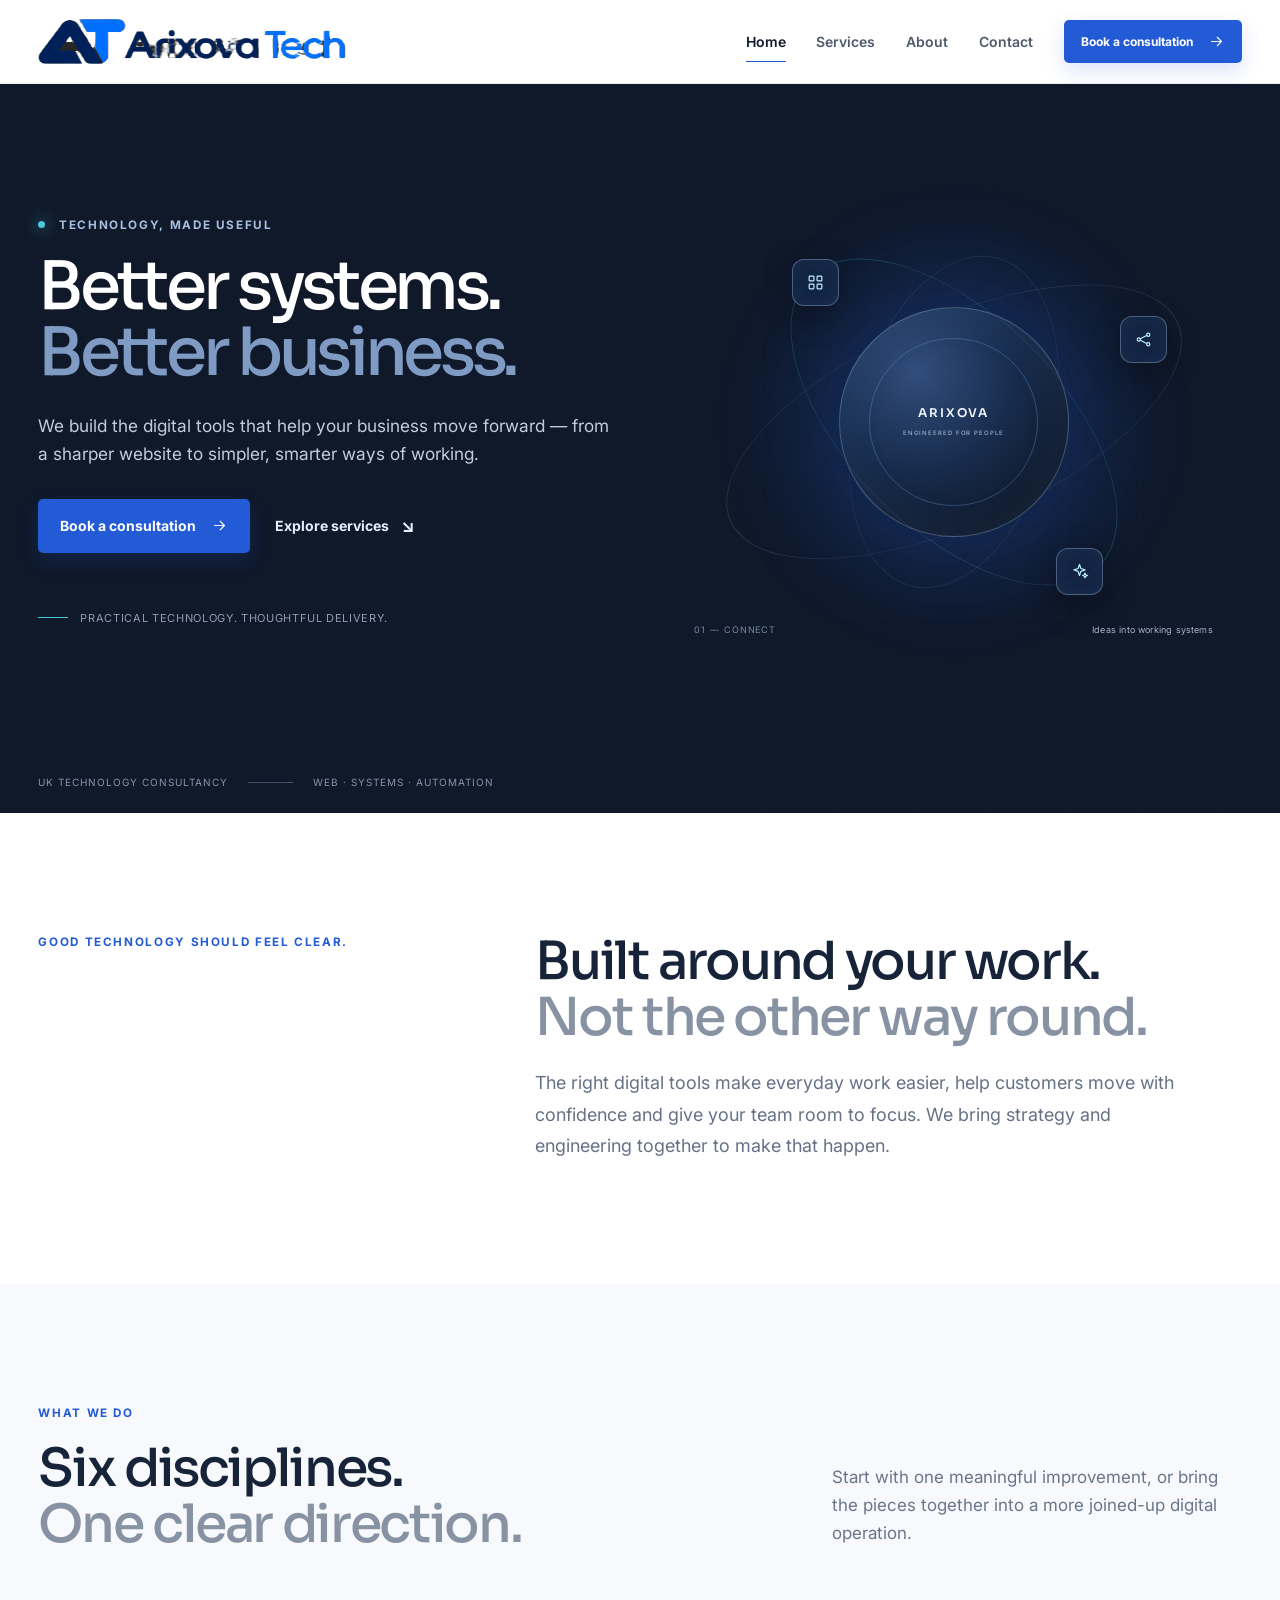
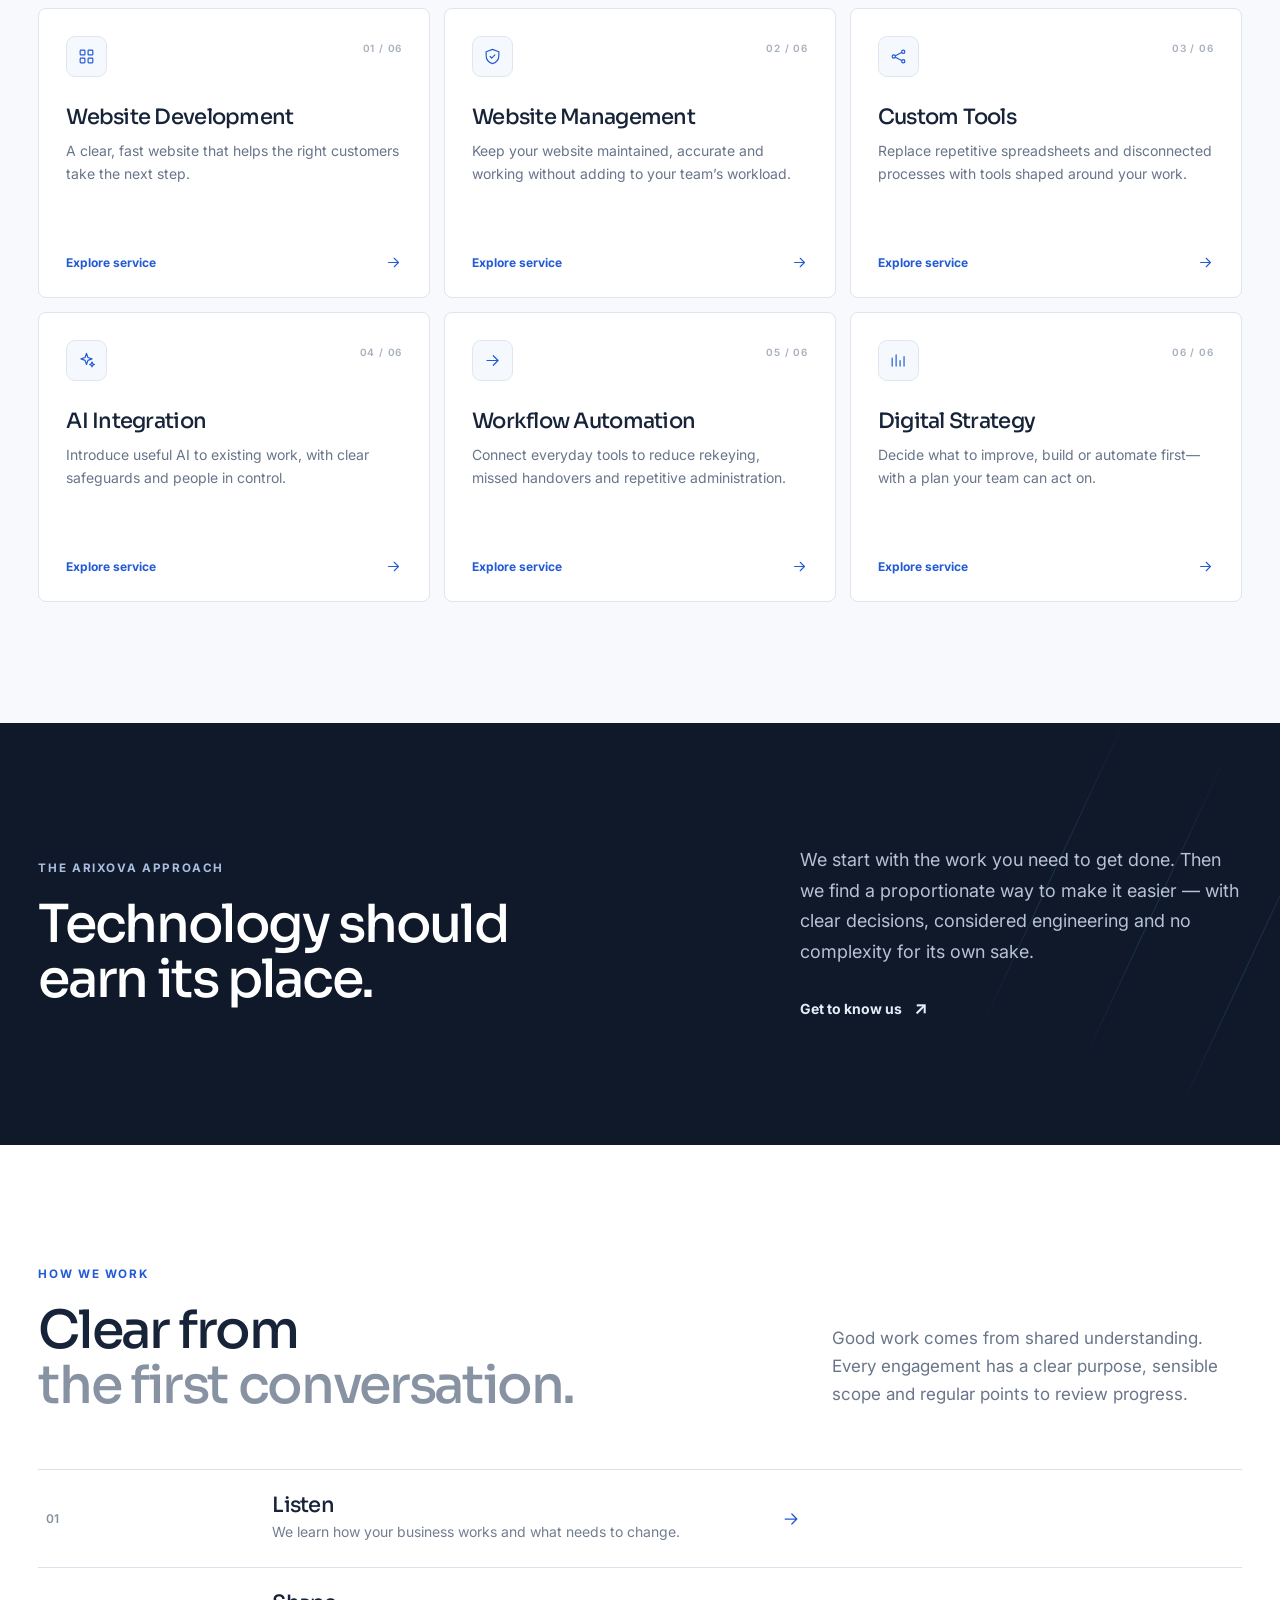
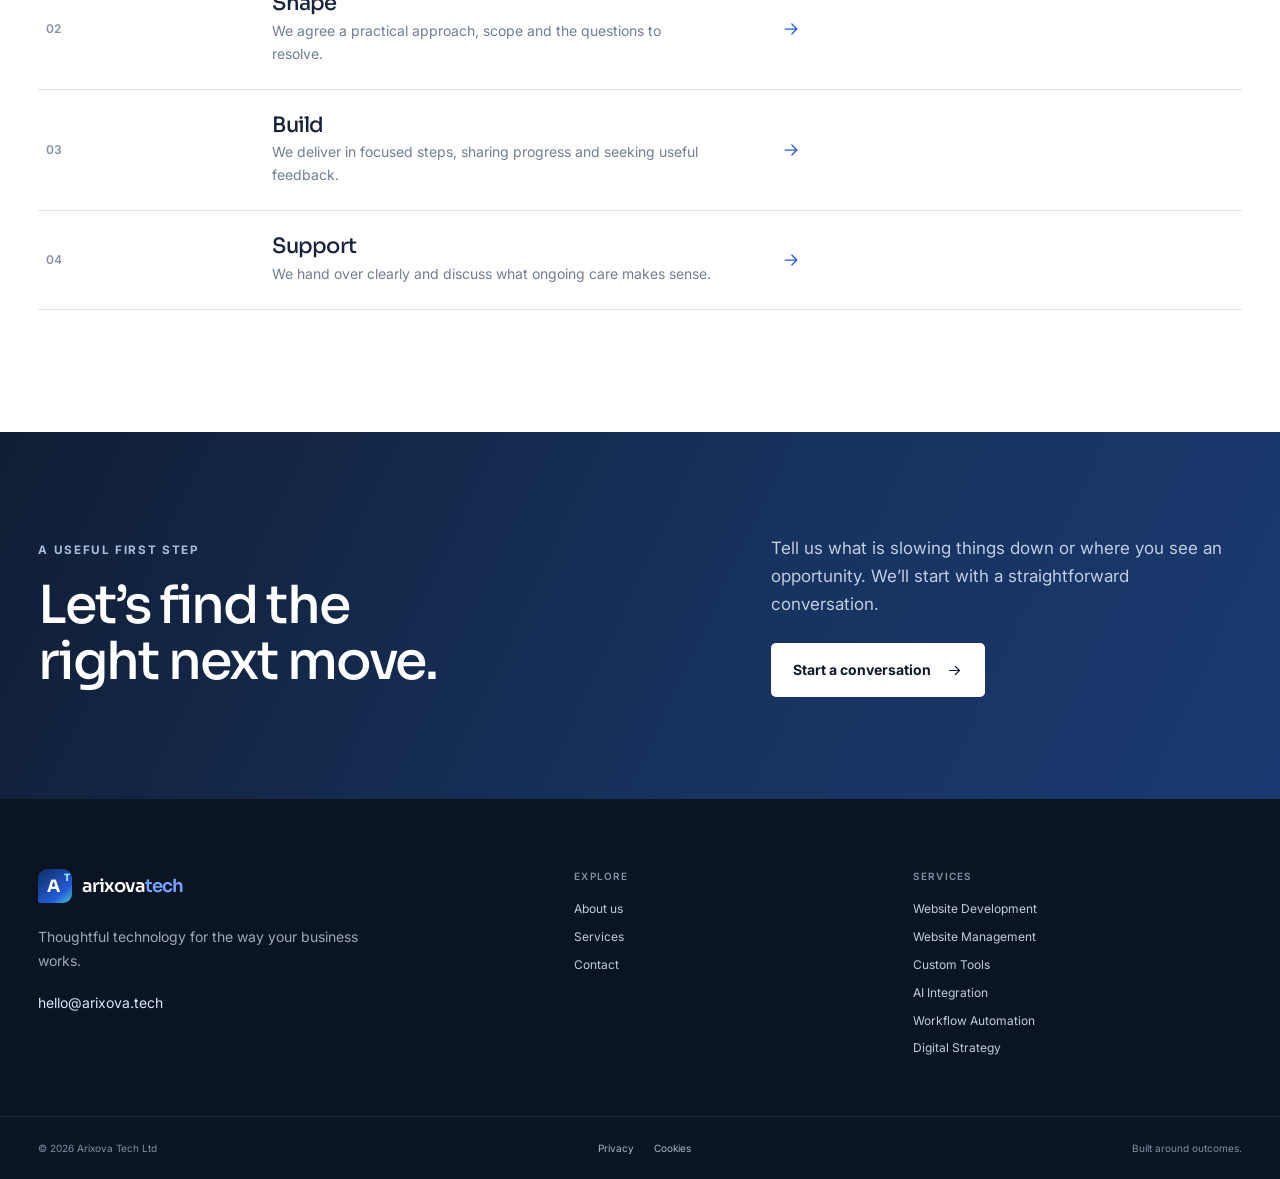
<file: index.html>
<!doctype html>
<html lang="en-GB">
<head>
  <meta charset="utf-8">
  <meta name="viewport" content="width=device-width, initial-scale=1">
  <meta name="theme-color" content="#0f192a">
  <meta name="description" content="A UK technology consultancy building thoughtful websites, digital tools and practical automation around business outcomes.">
  <meta property="og:type" content="website">
  <meta property="og:title" content="Arixova Tech | Technology that moves business forward">
  <meta property="og:description" content="A UK technology consultancy building thoughtful websites, digital tools and practical automation around business outcomes.">
  <title>Arixova Tech | Technology that moves business forward</title>
  <link rel="preconnect" href="https://fonts.googleapis.com">
  <link rel="preconnect" href="https://fonts.gstatic.com" crossorigin>
  <link href="https://fonts.googleapis.com/css2?family=Inter:wght@400;500;600;700&family=Sora:wght@400;500;600;700&display=swap" rel="stylesheet">
  <link rel="stylesheet" href="/site.css?v=2">
</head>
<body>

    <a class="skip-link" href="#main">Skip to content</a>
    <header class="site-header">
      <div class="container header-inner">
        <a class="brand brand-wordmark" href="/" aria-label="Arixova Tech home"><img src="/assets/arixova-logo.png?v=2" alt="Arixova Tech"></a>
        <button class="menu-toggle" type="button" aria-expanded="false" aria-controls="primary-navigation">
          <span class="sr-only">Open navigation</span><span class="menu-lines"></span>
        </button>
        <nav class="primary-nav" id="primary-navigation" aria-label="Main navigation">
          <a class="nav-link is-current" href="/">Home</a>
          <div class="nav-group">
            <a class="nav-link " href="/services/">Services</a>
            <div class="nav-dropdown"><a href="/services/web-development/">Website Development</a><a href="/services/website-management/">Website Management</a><a href="/services/custom-tools/">Custom Tools</a><a href="/services/ai-integration/">AI Integration</a><a href="/services/workflow-automation/">Workflow Automation</a><a href="/services/digital-strategy/">Digital Strategy</a></div>
          </div>
          <a class="nav-link " href="/about/">About</a>
          <a class="nav-link " href="/contact/">Contact</a>
          <a class="button button-small button-blue nav-cta" href="/contact/">Book a consultation <svg viewBox="0 0 24 24" aria-hidden="true" fill="none" stroke="currentColor" stroke-width="1.5" stroke-linecap="round" stroke-linejoin="round"><path d="M5 12h14M13 6l6 6-6 6"/></svg></a>
        </nav>
      </div>
    </header>
<main id="main">
    <section class="hero">
      <div class="hero-grid" aria-hidden="true"></div>
      <div class="container hero-layout">
        <div class="hero-copy">
          <p class="eyebrow eyebrow-light"><span class="eyebrow-dot"></span> Technology, made useful</p>
          <h1>Better systems.<br><span>Better business.</span></h1>
          <p class="hero-intro">We build the digital tools that help your business move forward — from a sharper website to simpler, smarter ways of working.</p>
          <div class="hero-actions"><a class="button button-blue" href="/contact/">Book a consultation <svg viewBox="0 0 24 24" aria-hidden="true" fill="none" stroke="currentColor" stroke-width="1.5" stroke-linecap="round" stroke-linejoin="round"><path d="M5 12h14M13 6l6 6-6 6"/></svg></a><a class="text-link text-link-light" href="/services/">Explore services <span>↘</span></a></div>
          <div class="hero-note"><span class="note-line"></span><span>Practical technology. Thoughtful delivery.</span></div>
        </div>
        <div class="hero-art" aria-label="Abstract illustration of connected digital systems">
          <div class="art-glow"></div><div class="art-orbit orbit-one"></div><div class="art-orbit orbit-two"></div><div class="art-orbit orbit-three"></div>
          <div class="art-core"><div class="core-cross"></div><div class="core-ring"></div><span class="core-label">ARIXOVA<br><small>ENGINEERED FOR PEOPLE</small></span></div>
          <div class="orbit-node node-a"><svg viewBox="0 0 24 24" aria-hidden="true" fill="none" stroke="currentColor" stroke-width="1.5" stroke-linecap="round" stroke-linejoin="round"><rect x="4" y="4" width="6" height="6" rx="1"/><rect x="14" y="4" width="6" height="6" rx="1"/><rect x="4" y="14" width="6" height="6" rx="1"/><rect x="14" y="14" width="6" height="6" rx="1"/></svg></div><div class="orbit-node node-b"><svg viewBox="0 0 24 24" aria-hidden="true" fill="none" stroke="currentColor" stroke-width="1.5" stroke-linecap="round" stroke-linejoin="round"><circle cx="6" cy="12" r="2"/><circle cx="18" cy="6" r="2"/><circle cx="18" cy="18" r="2"/><path d="m8 11 8-4M8 13l8 4"/></svg></div><div class="orbit-node node-c"><svg viewBox="0 0 24 24" aria-hidden="true" fill="none" stroke="currentColor" stroke-width="1.5" stroke-linecap="round" stroke-linejoin="round"><path d="m12 3 1.8 5.2L19 10l-5.2 1.8L12 17l-1.8-5.2L5 10l5.2-1.8L12 3Z"/><path d="m19 14 .9 2.1L22 17l-2.1.9L19 20l-.9-2.1L16 17l2.1-.9L19 14Z"/></svg></div>
          <div class="art-caption"><span>01 — CONNECT</span><span>Ideas into working systems</span></div>
        </div>
      </div>
      <div class="container hero-bottom"><span>UK technology consultancy</span><span class="bottom-rule"></span><span>Web · Systems · Automation</span></div>
    </section>
    <section class="intro-section section-pad">
      <div class="container intro-layout reveal">
        <p class="eyebrow">Good technology should feel clear.</p>
        <div><h2>Built around your work.<br><span class="text-muted">Not the other way round.</span></h2><p class="intro-text">The right digital tools make everyday work easier, help customers move with confidence and give your team room to focus. We bring strategy and engineering together to make that happen.</p></div>
      </div>
    </section>
    <section class="services-section section-pad" id="services">
      <div class="container">
        <div class="section-heading reveal"><div><p class="eyebrow">What we do</p><h2>Six disciplines.<br><span class="text-muted">One clear direction.</span></h2></div><p>Start with one meaningful improvement, or bring the pieces together into a more joined-up digital operation.</p></div>
        <div class="service-grid">
    <a class="service-card reveal" href="/services/web-development/">
      <span class="card-icon"><svg viewBox="0 0 24 24" aria-hidden="true" fill="none" stroke="currentColor" stroke-width="1.5" stroke-linecap="round" stroke-linejoin="round"><rect x="4" y="4" width="6" height="6" rx="1"/><rect x="14" y="4" width="6" height="6" rx="1"/><rect x="4" y="14" width="6" height="6" rx="1"/><rect x="14" y="14" width="6" height="6" rx="1"/></svg></span>
      <span class="card-index">01 / 06</span>
      <h3>Website Development</h3>
      <p>A clear, fast website that helps the right customers take the next step.</p>
      <span class="card-link">Explore service <svg viewBox="0 0 24 24" aria-hidden="true" fill="none" stroke="currentColor" stroke-width="1.5" stroke-linecap="round" stroke-linejoin="round"><path d="M5 12h14M13 6l6 6-6 6"/></svg></span>
    </a>
    <a class="service-card reveal" href="/services/website-management/">
      <span class="card-icon"><svg viewBox="0 0 24 24" aria-hidden="true" fill="none" stroke="currentColor" stroke-width="1.5" stroke-linecap="round" stroke-linejoin="round"><path d="M12 3 20 6v5c0 5-3.4 8.5-8 10-4.6-1.5-8-5-8-10V6l8-3Z"/><path d="m9 12 2 2 4-4"/></svg></span>
      <span class="card-index">02 / 06</span>
      <h3>Website Management</h3>
      <p>Keep your website maintained, accurate and working without adding to your team’s workload.</p>
      <span class="card-link">Explore service <svg viewBox="0 0 24 24" aria-hidden="true" fill="none" stroke="currentColor" stroke-width="1.5" stroke-linecap="round" stroke-linejoin="round"><path d="M5 12h14M13 6l6 6-6 6"/></svg></span>
    </a>
    <a class="service-card reveal" href="/services/custom-tools/">
      <span class="card-icon"><svg viewBox="0 0 24 24" aria-hidden="true" fill="none" stroke="currentColor" stroke-width="1.5" stroke-linecap="round" stroke-linejoin="round"><circle cx="6" cy="12" r="2"/><circle cx="18" cy="6" r="2"/><circle cx="18" cy="18" r="2"/><path d="m8 11 8-4M8 13l8 4"/></svg></span>
      <span class="card-index">03 / 06</span>
      <h3>Custom Tools</h3>
      <p>Replace repetitive spreadsheets and disconnected processes with tools shaped around your work.</p>
      <span class="card-link">Explore service <svg viewBox="0 0 24 24" aria-hidden="true" fill="none" stroke="currentColor" stroke-width="1.5" stroke-linecap="round" stroke-linejoin="round"><path d="M5 12h14M13 6l6 6-6 6"/></svg></span>
    </a>
    <a class="service-card reveal" href="/services/ai-integration/">
      <span class="card-icon"><svg viewBox="0 0 24 24" aria-hidden="true" fill="none" stroke="currentColor" stroke-width="1.5" stroke-linecap="round" stroke-linejoin="round"><path d="m12 3 1.8 5.2L19 10l-5.2 1.8L12 17l-1.8-5.2L5 10l5.2-1.8L12 3Z"/><path d="m19 14 .9 2.1L22 17l-2.1.9L19 20l-.9-2.1L16 17l2.1-.9L19 14Z"/></svg></span>
      <span class="card-index">04 / 06</span>
      <h3>AI Integration</h3>
      <p>Introduce useful AI to existing work, with clear safeguards and people in control.</p>
      <span class="card-link">Explore service <svg viewBox="0 0 24 24" aria-hidden="true" fill="none" stroke="currentColor" stroke-width="1.5" stroke-linecap="round" stroke-linejoin="round"><path d="M5 12h14M13 6l6 6-6 6"/></svg></span>
    </a>
    <a class="service-card reveal" href="/services/workflow-automation/">
      <span class="card-icon"><svg viewBox="0 0 24 24" aria-hidden="true" fill="none" stroke="currentColor" stroke-width="1.5" stroke-linecap="round" stroke-linejoin="round"><path d="M5 12h14M13 6l6 6-6 6"/></svg></span>
      <span class="card-index">05 / 06</span>
      <h3>Workflow Automation</h3>
      <p>Connect everyday tools to reduce rekeying, missed handovers and repetitive administration.</p>
      <span class="card-link">Explore service <svg viewBox="0 0 24 24" aria-hidden="true" fill="none" stroke="currentColor" stroke-width="1.5" stroke-linecap="round" stroke-linejoin="round"><path d="M5 12h14M13 6l6 6-6 6"/></svg></span>
    </a>
    <a class="service-card reveal" href="/services/digital-strategy/">
      <span class="card-icon"><svg viewBox="0 0 24 24" aria-hidden="true" fill="none" stroke="currentColor" stroke-width="1.5" stroke-linecap="round" stroke-linejoin="round"><path d="M4 19V9m5 10V5m5 14v-7m5 7V7"/></svg></span>
      <span class="card-index">06 / 06</span>
      <h3>Digital Strategy</h3>
      <p>Decide what to improve, build or automate first—with a plan your team can act on.</p>
      <span class="card-link">Explore service <svg viewBox="0 0 24 24" aria-hidden="true" fill="none" stroke="currentColor" stroke-width="1.5" stroke-linecap="round" stroke-linejoin="round"><path d="M5 12h14M13 6l6 6-6 6"/></svg></span>
    </a></div>
      </div>
    </section>
    <section class="manifesto section-pad">
      <div class="container manifesto-layout reveal"><div><p class="eyebrow eyebrow-light">The Arixova approach</p><h2>Technology should<br>earn its place.</h2></div><div class="manifesto-copy"><p>We start with the work you need to get done. Then we find a proportionate way to make it easier — with clear decisions, considered engineering and no complexity for its own sake.</p><a class="text-link text-link-light" href="/about/">Get to know us <span>↗</span></a></div><div class="manifesto-lines" aria-hidden="true"><i></i><i></i><i></i><i></i></div></div>
    </section>
    <section class="process-section section-pad">
      <div class="container"><div class="section-heading reveal"><div><p class="eyebrow">How we work</p><h2>Clear from<br><span class="text-muted">the first conversation.</span></h2></div><p>Good work comes from shared understanding. Every engagement has a clear purpose, sensible scope and regular points to review progress.</p></div>
      <ol class="process-list">
        <li class="reveal"><span>01</span><div><h3>Listen</h3><p>We learn how your business works and what needs to change.</p></div><svg viewBox="0 0 24 24" aria-hidden="true" fill="none" stroke="currentColor" stroke-width="1.5" stroke-linecap="round" stroke-linejoin="round"><path d="M5 12h14M13 6l6 6-6 6"/></svg></li>
        <li class="reveal"><span>02</span><div><h3>Shape</h3><p>We agree a practical approach, scope and the questions to resolve.</p></div><svg viewBox="0 0 24 24" aria-hidden="true" fill="none" stroke="currentColor" stroke-width="1.5" stroke-linecap="round" stroke-linejoin="round"><path d="M5 12h14M13 6l6 6-6 6"/></svg></li>
        <li class="reveal"><span>03</span><div><h3>Build</h3><p>We deliver in focused steps, sharing progress and seeking useful feedback.</p></div><svg viewBox="0 0 24 24" aria-hidden="true" fill="none" stroke="currentColor" stroke-width="1.5" stroke-linecap="round" stroke-linejoin="round"><path d="M5 12h14M13 6l6 6-6 6"/></svg></li>
        <li class="reveal"><span>04</span><div><h3>Support</h3><p>We hand over clearly and discuss what ongoing care makes sense.</p></div><svg viewBox="0 0 24 24" aria-hidden="true" fill="none" stroke="currentColor" stroke-width="1.5" stroke-linecap="round" stroke-linejoin="round"><path d="M5 12h14M13 6l6 6-6 6"/></svg></li>
      </ol></div>
    </section>
    <section class="cta-band"><div class="container cta-layout reveal"><div><p class="eyebrow eyebrow-light">A useful first step</p><h2>Let’s find the<br>right next move.</h2></div><div><p>Tell us what is slowing things down or where you see an opportunity. We’ll start with a straightforward conversation.</p><a class="button button-light" href="/contact/">Start a conversation <svg viewBox="0 0 24 24" aria-hidden="true" fill="none" stroke="currentColor" stroke-width="1.5" stroke-linecap="round" stroke-linejoin="round"><path d="M5 12h14M13 6l6 6-6 6"/></svg></a></div></div></section></main>

    <footer class="site-footer">
      <div class="container footer-main">
        <div class="footer-brand">
          <a class="brand brand-light" href="/" aria-label="Arixova Tech home"><span class="brand-mark"><span>A</span><i>T</i></span><span class="brand-name">arixova<span>tech</span></span></a>
          <p>Thoughtful technology for the way your business works.</p>
          <a class="footer-email" href="mailto:hello@arixova.tech">hello@arixova.tech</a>
        </div>
        <div class="footer-links"><h2>Explore</h2><a href="/about/">About us</a><a href="/services/">Services</a><a href="/contact/">Contact</a></div>
        <div class="footer-links"><h2>Services</h2><a href="/services/web-development/">Website Development</a><a href="/services/website-management/">Website Management</a><a href="/services/custom-tools/">Custom Tools</a><a href="/services/ai-integration/">AI Integration</a><a href="/services/workflow-automation/">Workflow Automation</a><a href="/services/digital-strategy/">Digital Strategy</a></div>
      </div>
      <div class="container footer-bottom"><span>© <span data-year>2026</span> Arixova Tech Ltd</span><div><a href="/privacy/">Privacy</a><a href="/cookies/">Cookies</a></div><span>Built around outcomes.</span></div>
    </footer>
    <script src="/site.js" defer></script>
</body>
</html>
</file>
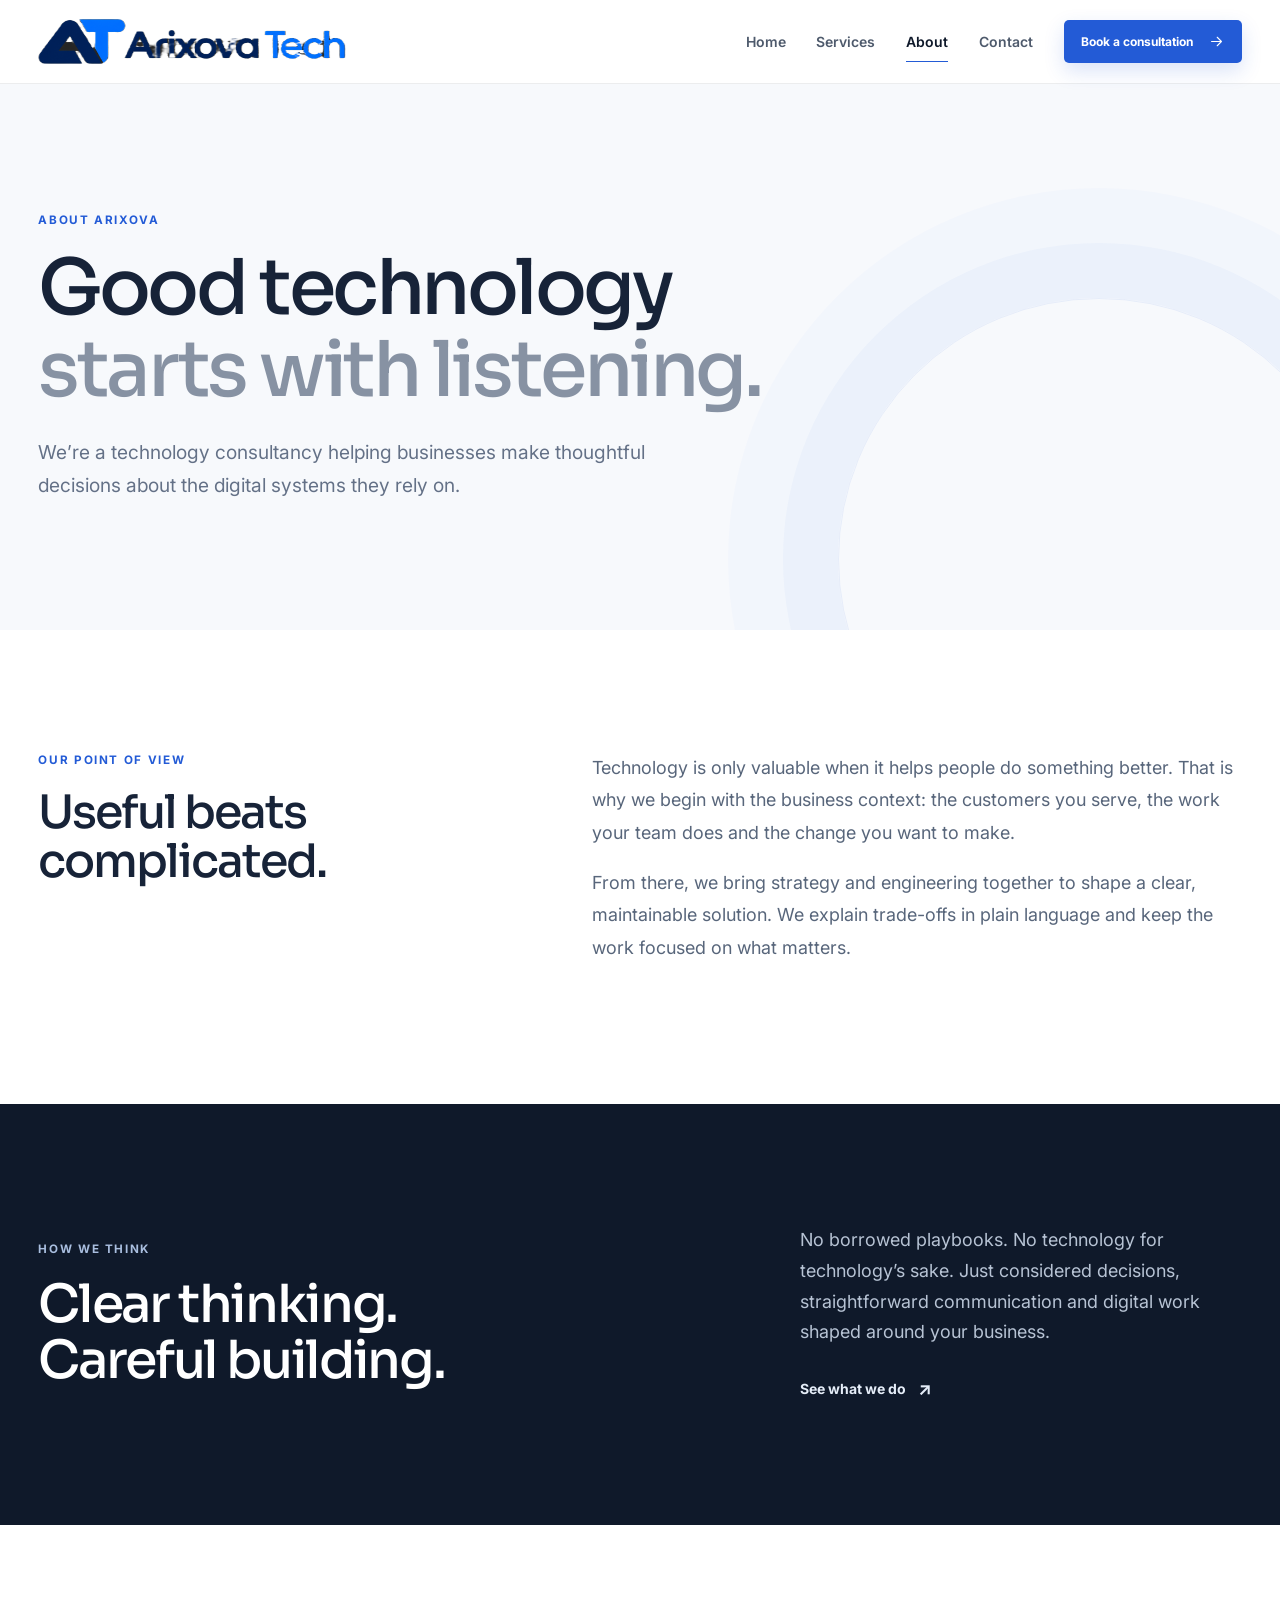
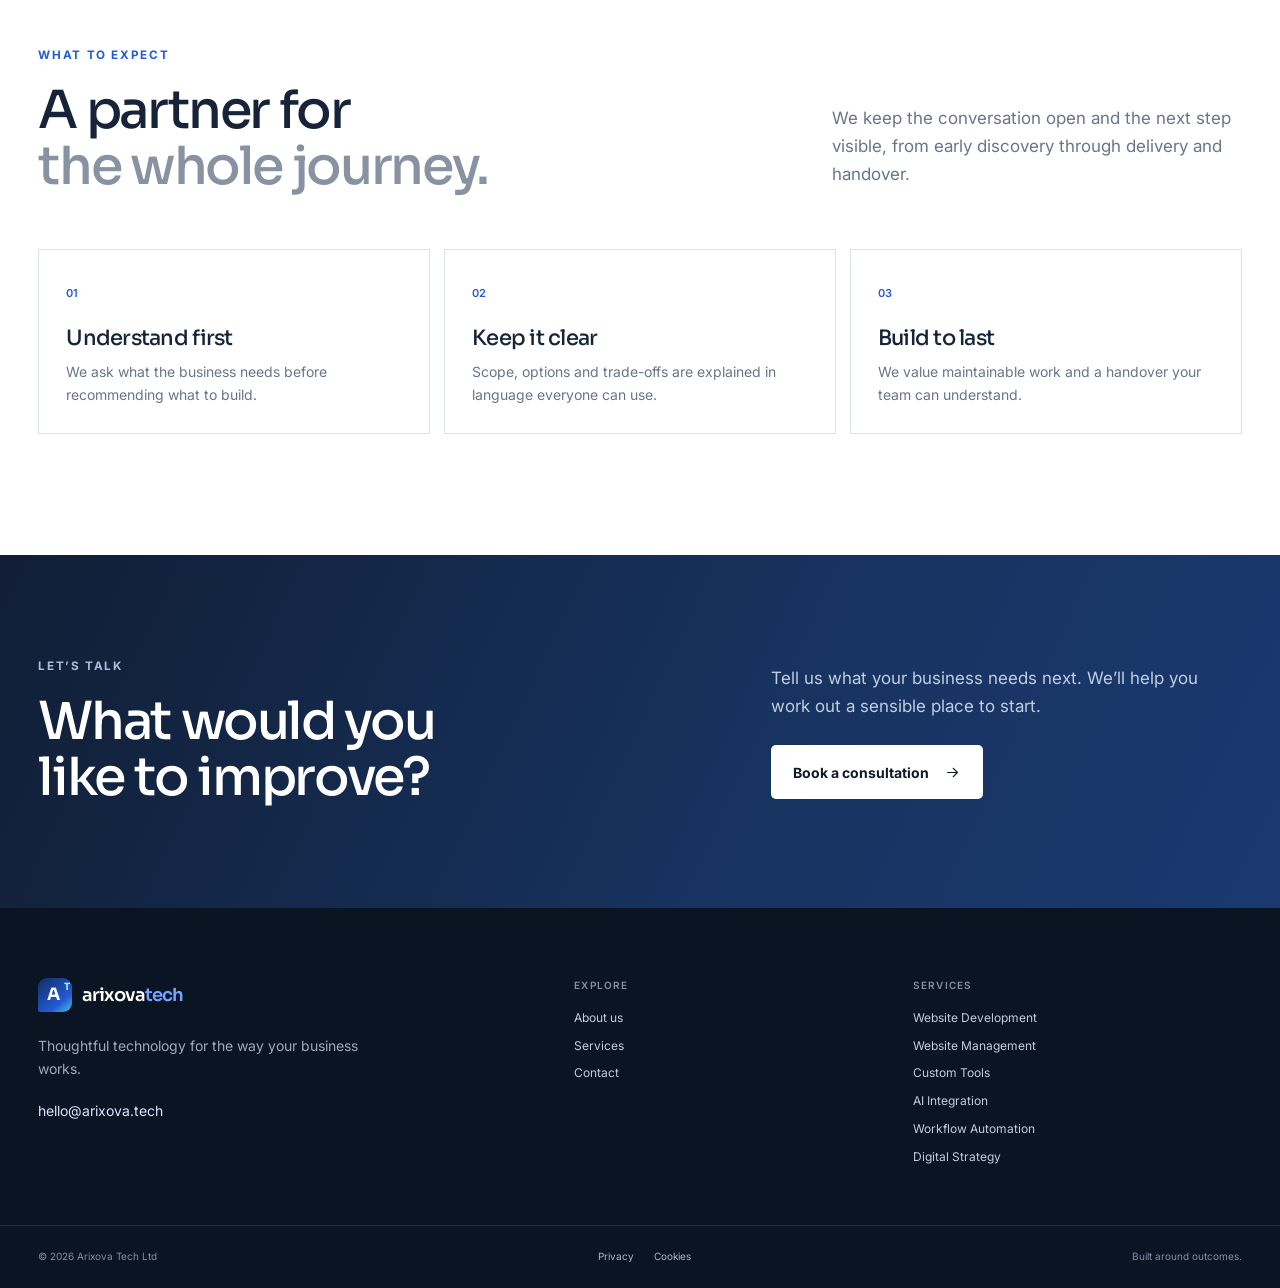
<file: about/index.html>
<!doctype html>
<html lang="en-GB">
<head>
  <meta charset="utf-8">
  <meta name="viewport" content="width=device-width, initial-scale=1">
  <meta name="theme-color" content="#0f192a">
  <meta name="description" content="Get to know Arixova Tech, a UK technology consultancy focused on clear thinking and practical digital delivery.">
  <meta property="og:type" content="website">
  <meta property="og:title" content="About Arixova Tech | Practical Digital Consultancy">
  <meta property="og:description" content="Get to know Arixova Tech, a UK technology consultancy focused on clear thinking and practical digital delivery.">
  <title>About Arixova Tech | Practical Digital Consultancy</title>
  <link rel="preconnect" href="https://fonts.googleapis.com">
  <link rel="preconnect" href="https://fonts.gstatic.com" crossorigin>
  <link href="https://fonts.googleapis.com/css2?family=Inter:wght@400;500;600;700&family=Sora:wght@400;500;600;700&display=swap" rel="stylesheet">
  <link rel="stylesheet" href="/site.css?v=2">
</head>
<body>

    <a class="skip-link" href="#main">Skip to content</a>
    <header class="site-header">
      <div class="container header-inner">
        <a class="brand brand-wordmark" href="/" aria-label="Arixova Tech home"><img src="/assets/arixova-logo.png?v=2" alt="Arixova Tech"></a>
        <button class="menu-toggle" type="button" aria-expanded="false" aria-controls="primary-navigation">
          <span class="sr-only">Open navigation</span><span class="menu-lines"></span>
        </button>
        <nav class="primary-nav" id="primary-navigation" aria-label="Main navigation">
          <a class="nav-link " href="/">Home</a>
          <div class="nav-group">
            <a class="nav-link " href="/services/">Services</a>
            <div class="nav-dropdown"><a href="/services/web-development/">Website Development</a><a href="/services/website-management/">Website Management</a><a href="/services/custom-tools/">Custom Tools</a><a href="/services/ai-integration/">AI Integration</a><a href="/services/workflow-automation/">Workflow Automation</a><a href="/services/digital-strategy/">Digital Strategy</a></div>
          </div>
          <a class="nav-link is-current" href="/about/">About</a>
          <a class="nav-link " href="/contact/">Contact</a>
          <a class="button button-small button-blue nav-cta" href="/contact/">Book a consultation <svg viewBox="0 0 24 24" aria-hidden="true" fill="none" stroke="currentColor" stroke-width="1.5" stroke-linecap="round" stroke-linejoin="round"><path d="M5 12h14M13 6l6 6-6 6"/></svg></a>
        </nav>
      </div>
    </header>
<main id="main">
    <section class="page-hero"><div class="container page-hero-inner"><p class="eyebrow">About Arixova</p><h1>Good technology<br><span class="text-muted">starts with listening.</span></h1><p class="page-lead">We’re a technology consultancy helping businesses make thoughtful decisions about the digital systems they rely on.</p></div></section>
    <section class="detail-section section-pad"><div class="container about-layout"><div><p class="eyebrow">Our point of view</p><h2>Useful beats complicated.</h2></div><div class="about-copy"><p>Technology is only valuable when it helps people do something better. That is why we begin with the business context: the customers you serve, the work your team does and the change you want to make.</p><p>From there, we bring strategy and engineering together to shape a clear, maintainable solution. We explain trade-offs in plain language and keep the work focused on what matters.</p></div></div></section>
    <section class="manifesto section-pad"><div class="container manifesto-layout"><div><p class="eyebrow eyebrow-light">How we think</p><h2>Clear thinking.<br>Careful building.</h2></div><div class="manifesto-copy"><p>No borrowed playbooks. No technology for technology’s sake. Just considered decisions, straightforward communication and digital work shaped around your business.</p><a class="text-link text-link-light" href="/services/">See what we do <span>↗</span></a></div></div></section>
    <section class="process-section section-pad"><div class="container"><div class="section-heading"><div><p class="eyebrow">What to expect</p><h2>A partner for<br><span class="text-muted">the whole journey.</span></h2></div><p>We keep the conversation open and the next step visible, from early discovery through delivery and handover.</p></div><div class="about-values"><article><span>01</span><h3>Understand first</h3><p>We ask what the business needs before recommending what to build.</p></article><article><span>02</span><h3>Keep it clear</h3><p>Scope, options and trade-offs are explained in language everyone can use.</p></article><article><span>03</span><h3>Build to last</h3><p>We value maintainable work and a handover your team can understand.</p></article></div></div></section>
    <section class="cta-band"><div class="container cta-layout"><div><p class="eyebrow eyebrow-light">Let’s talk</p><h2>What would you<br>like to improve?</h2></div><div><p>Tell us what your business needs next. We’ll help you work out a sensible place to start.</p><a class="button button-light" href="/contact/">Book a consultation <svg viewBox="0 0 24 24" aria-hidden="true" fill="none" stroke="currentColor" stroke-width="1.5" stroke-linecap="round" stroke-linejoin="round"><path d="M5 12h14M13 6l6 6-6 6"/></svg></a></div></div></section></main>

    <footer class="site-footer">
      <div class="container footer-main">
        <div class="footer-brand">
          <a class="brand brand-light" href="/" aria-label="Arixova Tech home"><span class="brand-mark"><span>A</span><i>T</i></span><span class="brand-name">arixova<span>tech</span></span></a>
          <p>Thoughtful technology for the way your business works.</p>
          <a class="footer-email" href="mailto:hello@arixova.tech">hello@arixova.tech</a>
        </div>
        <div class="footer-links"><h2>Explore</h2><a href="/about/">About us</a><a href="/services/">Services</a><a href="/contact/">Contact</a></div>
        <div class="footer-links"><h2>Services</h2><a href="/services/web-development/">Website Development</a><a href="/services/website-management/">Website Management</a><a href="/services/custom-tools/">Custom Tools</a><a href="/services/ai-integration/">AI Integration</a><a href="/services/workflow-automation/">Workflow Automation</a><a href="/services/digital-strategy/">Digital Strategy</a></div>
      </div>
      <div class="container footer-bottom"><span>© <span data-year>2026</span> Arixova Tech Ltd</span><div><a href="/privacy/">Privacy</a><a href="/cookies/">Cookies</a></div><span>Built around outcomes.</span></div>
    </footer>
    <script src="/site.js" defer></script>
</body>
</html>
</file>
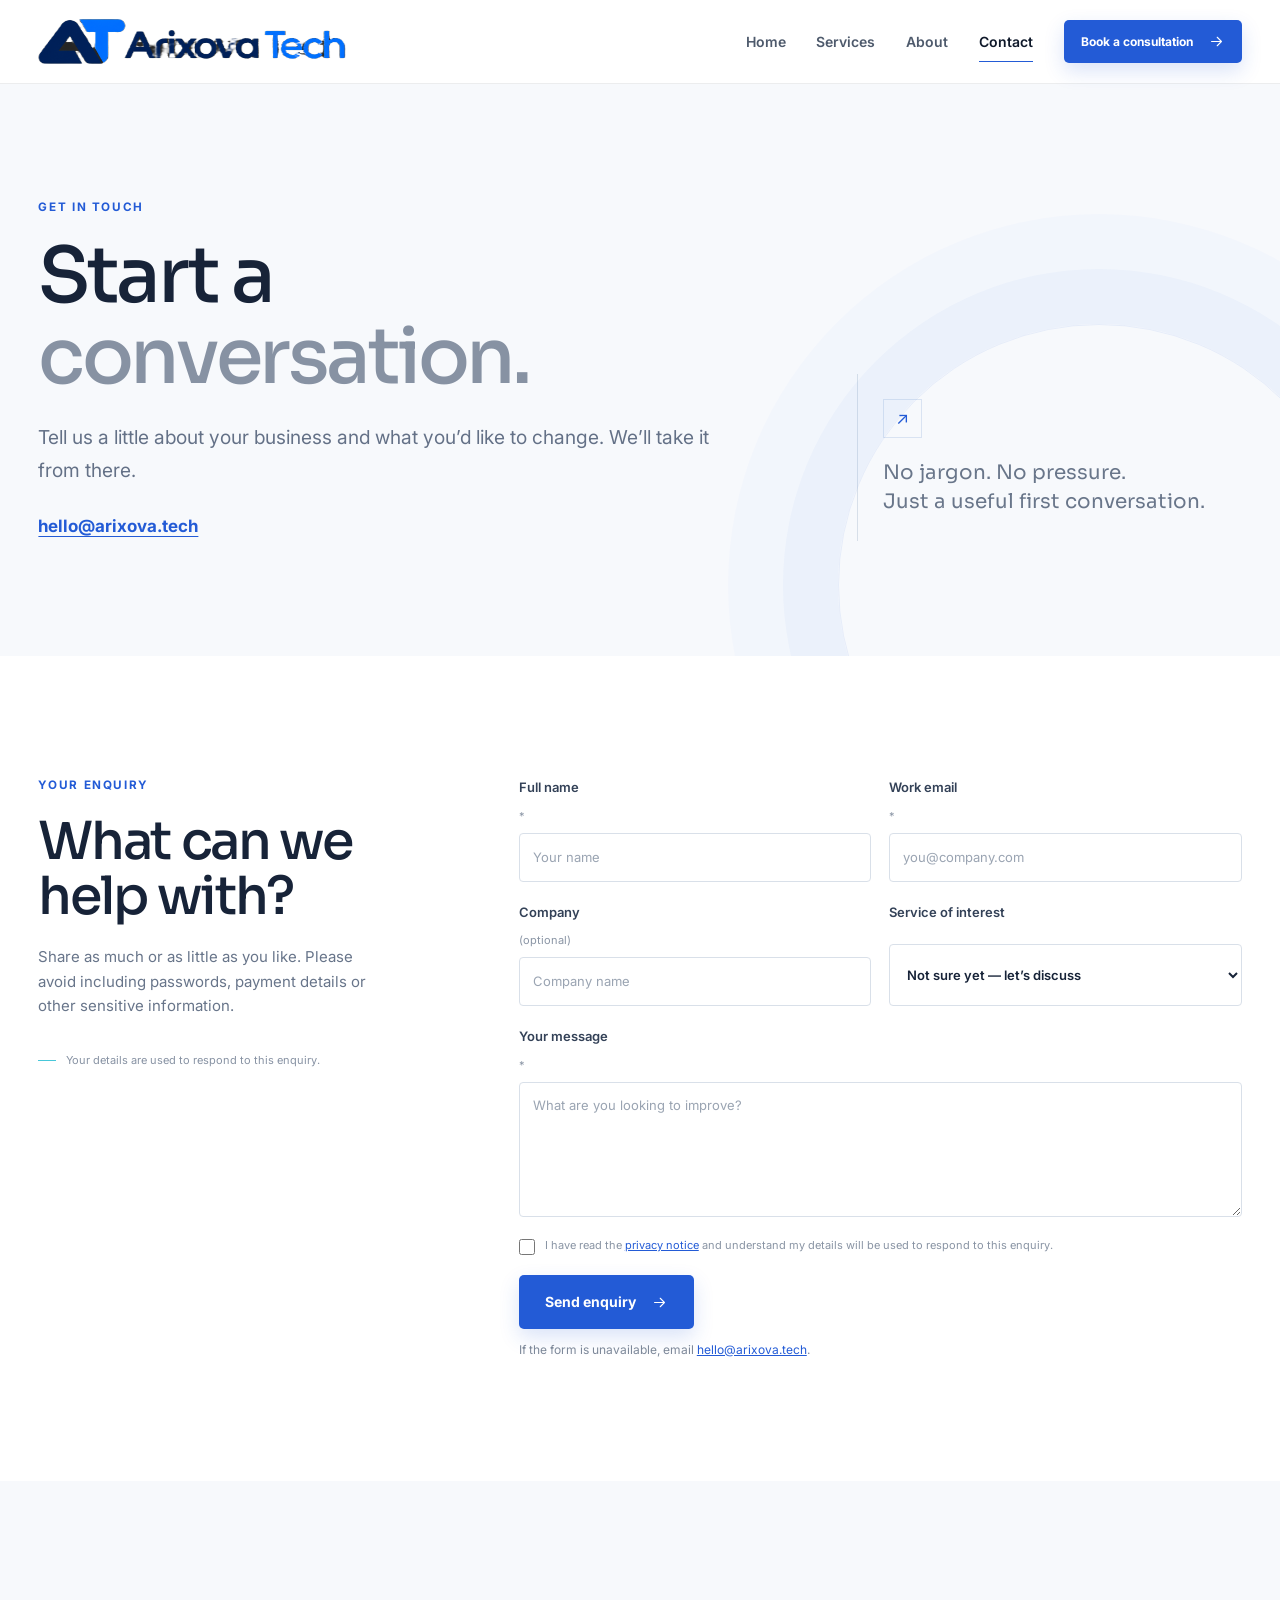
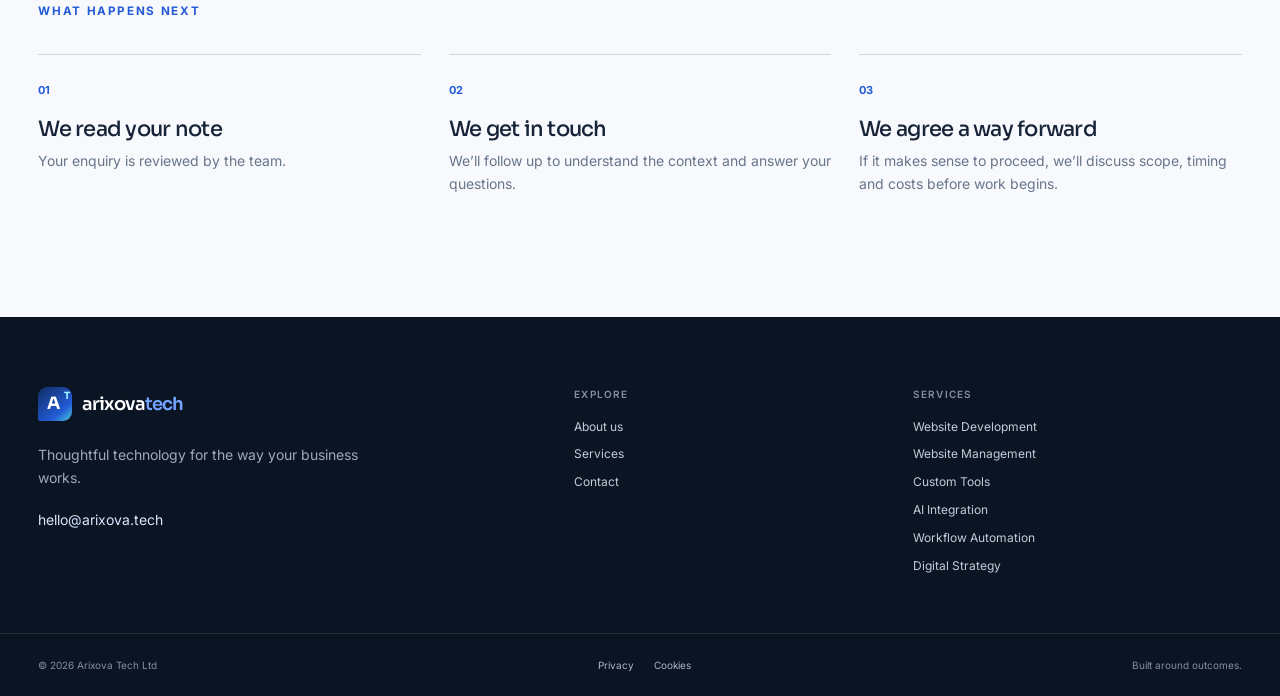
<file: contact/index.html>
<!doctype html>
<html lang="en-GB">
<head>
  <meta charset="utf-8">
  <meta name="viewport" content="width=device-width, initial-scale=1">
  <meta name="theme-color" content="#0f192a">
  <meta name="description" content="Contact Arixova Tech to discuss website development, digital tools, AI integration, workflow automation or strategy.">
  <meta property="og:type" content="website">
  <meta property="og:title" content="Book a Consultation | Arixova Tech Ltd">
  <meta property="og:description" content="Contact Arixova Tech to discuss website development, digital tools, AI integration, workflow automation or strategy.">
  <title>Book a Consultation | Arixova Tech Ltd</title>
  <link rel="preconnect" href="https://fonts.googleapis.com">
  <link rel="preconnect" href="https://fonts.gstatic.com" crossorigin>
  <link href="https://fonts.googleapis.com/css2?family=Inter:wght@400;500;600;700&family=Sora:wght@400;500;600;700&display=swap" rel="stylesheet">
  <link rel="stylesheet" href="/site.css?v=2">
</head>
<body>

    <a class="skip-link" href="#main">Skip to content</a>
    <header class="site-header">
      <div class="container header-inner">
        <a class="brand brand-wordmark" href="/" aria-label="Arixova Tech home"><img src="/assets/arixova-logo.png?v=2" alt="Arixova Tech"></a>
        <button class="menu-toggle" type="button" aria-expanded="false" aria-controls="primary-navigation">
          <span class="sr-only">Open navigation</span><span class="menu-lines"></span>
        </button>
        <nav class="primary-nav" id="primary-navigation" aria-label="Main navigation">
          <a class="nav-link " href="/">Home</a>
          <div class="nav-group">
            <a class="nav-link " href="/services/">Services</a>
            <div class="nav-dropdown"><a href="/services/web-development/">Website Development</a><a href="/services/website-management/">Website Management</a><a href="/services/custom-tools/">Custom Tools</a><a href="/services/ai-integration/">AI Integration</a><a href="/services/workflow-automation/">Workflow Automation</a><a href="/services/digital-strategy/">Digital Strategy</a></div>
          </div>
          <a class="nav-link " href="/about/">About</a>
          <a class="nav-link is-current" href="/contact/">Contact</a>
          <a class="button button-small button-blue nav-cta" href="/contact/">Book a consultation <svg viewBox="0 0 24 24" aria-hidden="true" fill="none" stroke="currentColor" stroke-width="1.5" stroke-linecap="round" stroke-linejoin="round"><path d="M5 12h14M13 6l6 6-6 6"/></svg></a>
        </nav>
      </div>
    </header>
<main id="main">
    <section class="page-hero contact-hero"><div class="container contact-heading"><div><p class="eyebrow">Get in touch</p><h1>Start a<br><span class="text-muted">conversation.</span></h1><p class="page-lead">Tell us a little about your business and what you’d like to change. We’ll take it from there.</p><a class="contact-email" href="mailto:hello@arixova.tech">hello@arixova.tech</a></div><div class="contact-aside"><span class="aside-icon">↗</span><p>No jargon. No pressure.<br>Just a useful first conversation.</p></div></div></section>
    <section class="contact-form-section section-pad"><div class="container contact-grid"><div class="form-intro"><p class="eyebrow">Your enquiry</p><h2>What can we<br>help with?</h2><p>Share as much or as little as you like. Please avoid including passwords, payment details or other sensitive information.</p><div class="form-note"><span class="note-line"></span><span>Your details are used to respond to this enquiry.</span></div></div>
      <form class="enquiry-form" id="enquiry-form" novalidate>
        <div class="field-row"><label>Full name <span>*</span><input name="name" autocomplete="name" required maxlength="100" placeholder="Your name"></label><label>Work email <span>*</span><input name="email" type="email" autocomplete="email" required maxlength="254" placeholder="you@company.com"></label></div>
        <div class="field-row"><label>Company <small>(optional)</small><input name="company" autocomplete="organization" maxlength="120" placeholder="Company name"></label><label>Service of interest<select name="service"><option value="">Not sure yet — let’s discuss</option><option value="web-development">Website Development</option><option value="website-management">Website Management</option><option value="custom-tools">Custom Tools</option><option value="ai-integration">AI Integration</option><option value="workflow-automation">Workflow Automation</option><option value="digital-strategy">Digital Strategy</option></select></label></div>
        <label>Your message <span>*</span><textarea name="message" rows="5" required minlength="10" maxlength="5000" placeholder="What are you looking to improve?"></textarea></label>
        <label class="honeypot" aria-hidden="true">Leave this field empty<input name="website" tabindex="-1" autocomplete="off"></label>
        <label class="consent-label"><input name="consent" type="checkbox" required><span>I have read the <a href="/privacy/">privacy notice</a> and understand my details will be used to respond to this enquiry.</span></label>
        <p class="form-status" id="form-status" aria-live="polite"></p>
        <button class="button button-blue form-submit" type="submit">Send enquiry <svg viewBox="0 0 24 24" aria-hidden="true" fill="none" stroke="currentColor" stroke-width="1.5" stroke-linecap="round" stroke-linejoin="round"><path d="M5 12h14M13 6l6 6-6 6"/></svg></button>
        <p class="form-fallback">If the form is unavailable, email <a href="mailto:hello@arixova.tech">hello@arixova.tech</a>.</p>
      </form></div></section>
      <section class="contact-next section-pad"><div class="container"><p class="eyebrow">What happens next</p><div class="next-steps"><article><span>01</span><h3>We read your note</h3><p>Your enquiry is reviewed by the team.</p></article><article><span>02</span><h3>We get in touch</h3><p>We’ll follow up to understand the context and answer your questions.</p></article><article><span>03</span><h3>We agree a way forward</h3><p>If it makes sense to proceed, we’ll discuss scope, timing and costs before work begins.</p></article></div></div></section></main>

    <footer class="site-footer">
      <div class="container footer-main">
        <div class="footer-brand">
          <a class="brand brand-light" href="/" aria-label="Arixova Tech home"><span class="brand-mark"><span>A</span><i>T</i></span><span class="brand-name">arixova<span>tech</span></span></a>
          <p>Thoughtful technology for the way your business works.</p>
          <a class="footer-email" href="mailto:hello@arixova.tech">hello@arixova.tech</a>
        </div>
        <div class="footer-links"><h2>Explore</h2><a href="/about/">About us</a><a href="/services/">Services</a><a href="/contact/">Contact</a></div>
        <div class="footer-links"><h2>Services</h2><a href="/services/web-development/">Website Development</a><a href="/services/website-management/">Website Management</a><a href="/services/custom-tools/">Custom Tools</a><a href="/services/ai-integration/">AI Integration</a><a href="/services/workflow-automation/">Workflow Automation</a><a href="/services/digital-strategy/">Digital Strategy</a></div>
      </div>
      <div class="container footer-bottom"><span>© <span data-year>2026</span> Arixova Tech Ltd</span><div><a href="/privacy/">Privacy</a><a href="/cookies/">Cookies</a></div><span>Built around outcomes.</span></div>
    </footer>
    <script src="/site.js" defer></script>
</body>
</html>
</file>
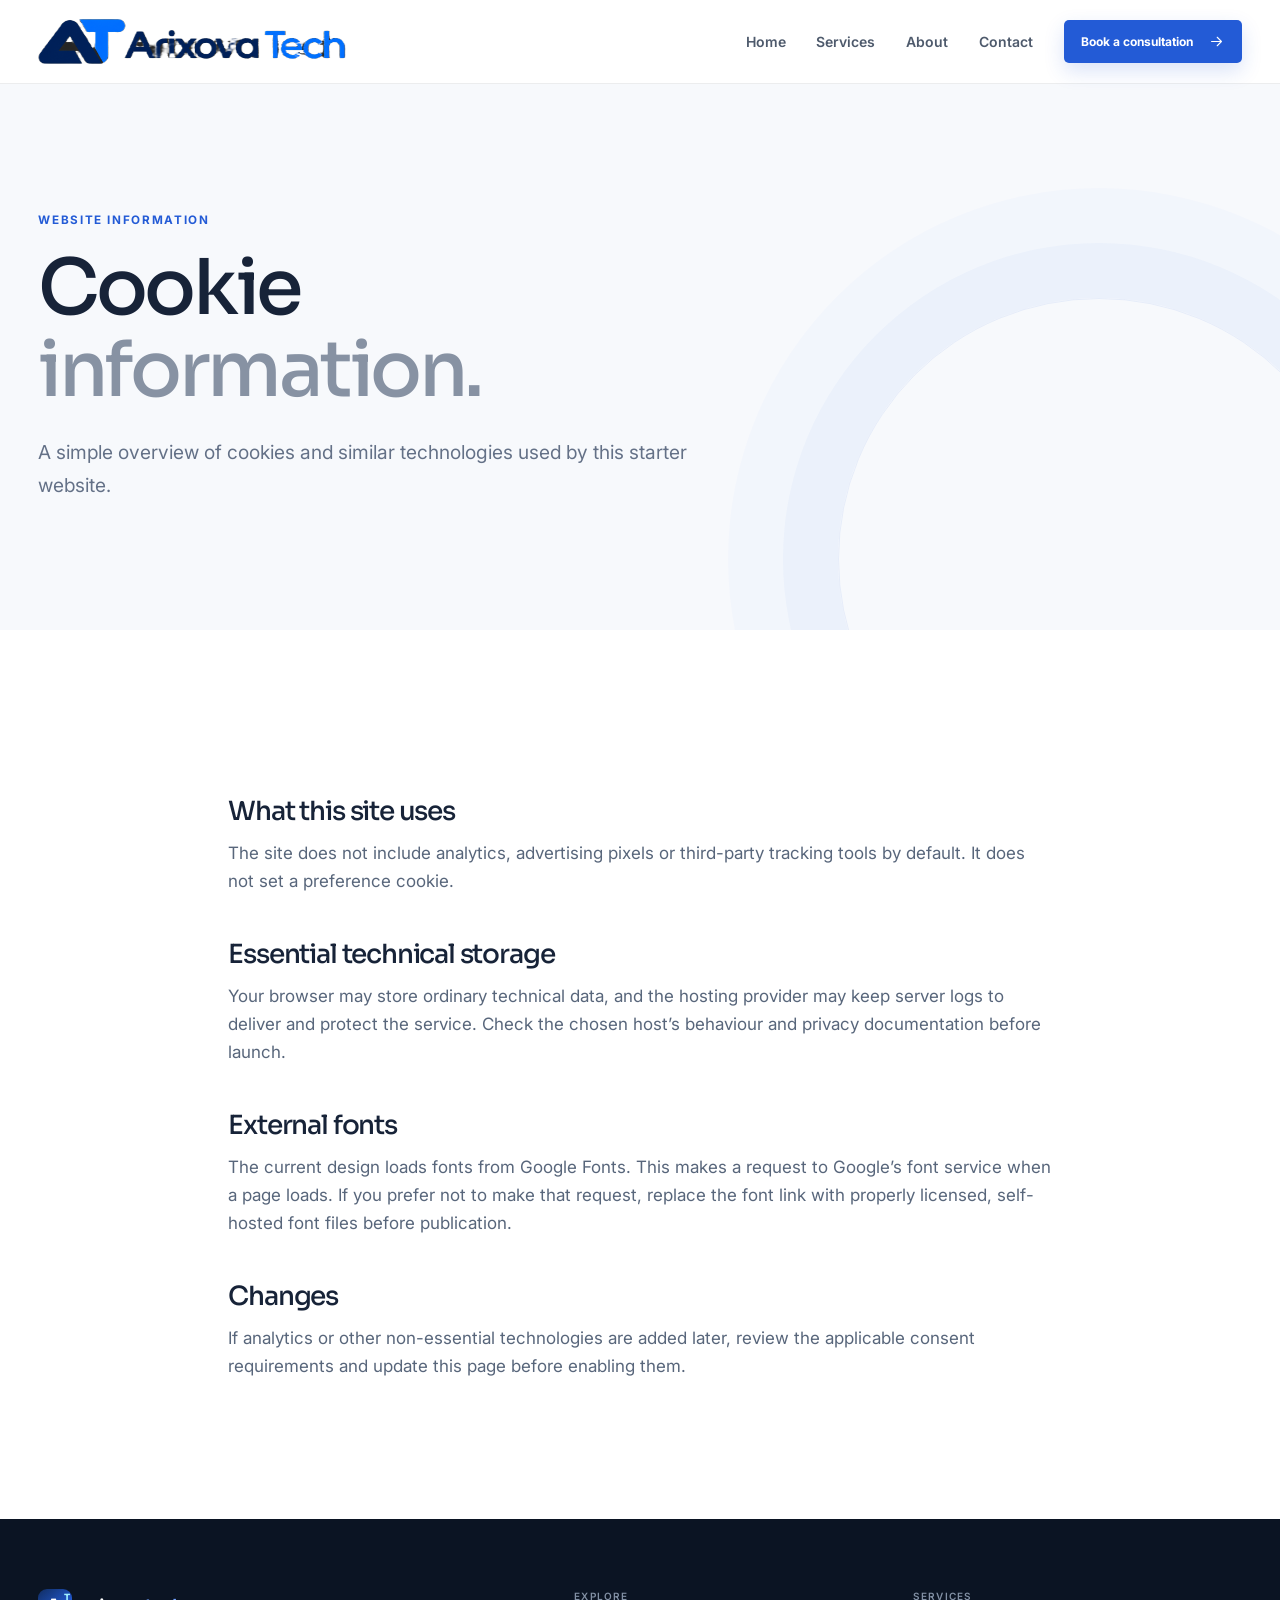
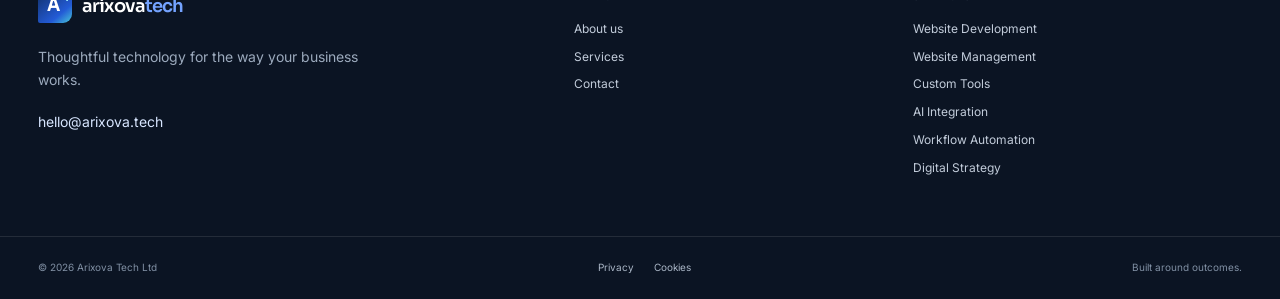
<file: cookies/index.html>
<!doctype html>
<html lang="en-GB">
<head>
  <meta charset="utf-8">
  <meta name="viewport" content="width=device-width, initial-scale=1">
  <meta name="theme-color" content="#0f192a">
  <meta name="description" content="Information about cookies and external services used by the Arixova website.">
  <meta property="og:type" content="website">
  <meta property="og:title" content="Cookie Information | Arixova Tech Ltd">
  <meta property="og:description" content="Information about cookies and external services used by the Arixova website.">
  <title>Cookie Information | Arixova Tech Ltd</title>
  <link rel="preconnect" href="https://fonts.googleapis.com">
  <link rel="preconnect" href="https://fonts.gstatic.com" crossorigin>
  <link href="https://fonts.googleapis.com/css2?family=Inter:wght@400;500;600;700&family=Sora:wght@400;500;600;700&display=swap" rel="stylesheet">
  <link rel="stylesheet" href="/site.css?v=2">
</head>
<body>

    <a class="skip-link" href="#main">Skip to content</a>
    <header class="site-header">
      <div class="container header-inner">
        <a class="brand brand-wordmark" href="/" aria-label="Arixova Tech home"><img src="/assets/arixova-logo.png?v=2" alt="Arixova Tech"></a>
        <button class="menu-toggle" type="button" aria-expanded="false" aria-controls="primary-navigation">
          <span class="sr-only">Open navigation</span><span class="menu-lines"></span>
        </button>
        <nav class="primary-nav" id="primary-navigation" aria-label="Main navigation">
          <a class="nav-link " href="/">Home</a>
          <div class="nav-group">
            <a class="nav-link " href="/services/">Services</a>
            <div class="nav-dropdown"><a href="/services/web-development/">Website Development</a><a href="/services/website-management/">Website Management</a><a href="/services/custom-tools/">Custom Tools</a><a href="/services/ai-integration/">AI Integration</a><a href="/services/workflow-automation/">Workflow Automation</a><a href="/services/digital-strategy/">Digital Strategy</a></div>
          </div>
          <a class="nav-link " href="/about/">About</a>
          <a class="nav-link " href="/contact/">Contact</a>
          <a class="button button-small button-blue nav-cta" href="/contact/">Book a consultation <svg viewBox="0 0 24 24" aria-hidden="true" fill="none" stroke="currentColor" stroke-width="1.5" stroke-linecap="round" stroke-linejoin="round"><path d="M5 12h14M13 6l6 6-6 6"/></svg></a>
        </nav>
      </div>
    </header>
<main id="main">
    <section class="page-hero"><div class="container page-hero-inner"><p class="eyebrow">Website information</p><h1>Cookie<br><span class="text-muted">information.</span></h1><p class="page-lead">A simple overview of cookies and similar technologies used by this starter website.</p></div></section>
    <section class="legal-section section-pad"><div class="container legal-copy"><h2>What this site uses</h2><p>The site does not include analytics, advertising pixels or third-party tracking tools by default. It does not set a preference cookie.</p><h2>Essential technical storage</h2><p>Your browser may store ordinary technical data, and the hosting provider may keep server logs to deliver and protect the service. Check the chosen host’s behaviour and privacy documentation before launch.</p><h2>External fonts</h2><p>The current design loads fonts from Google Fonts. This makes a request to Google’s font service when a page loads. If you prefer not to make that request, replace the font link with properly licensed, self-hosted font files before publication.</p><h2>Changes</h2><p>If analytics or other non-essential technologies are added later, review the applicable consent requirements and update this page before enabling them.</p></div></section></main>

    <footer class="site-footer">
      <div class="container footer-main">
        <div class="footer-brand">
          <a class="brand brand-light" href="/" aria-label="Arixova Tech home"><span class="brand-mark"><span>A</span><i>T</i></span><span class="brand-name">arixova<span>tech</span></span></a>
          <p>Thoughtful technology for the way your business works.</p>
          <a class="footer-email" href="mailto:hello@arixova.tech">hello@arixova.tech</a>
        </div>
        <div class="footer-links"><h2>Explore</h2><a href="/about/">About us</a><a href="/services/">Services</a><a href="/contact/">Contact</a></div>
        <div class="footer-links"><h2>Services</h2><a href="/services/web-development/">Website Development</a><a href="/services/website-management/">Website Management</a><a href="/services/custom-tools/">Custom Tools</a><a href="/services/ai-integration/">AI Integration</a><a href="/services/workflow-automation/">Workflow Automation</a><a href="/services/digital-strategy/">Digital Strategy</a></div>
      </div>
      <div class="container footer-bottom"><span>© <span data-year>2026</span> Arixova Tech Ltd</span><div><a href="/privacy/">Privacy</a><a href="/cookies/">Cookies</a></div><span>Built around outcomes.</span></div>
    </footer>
    <script src="/site.js" defer></script>
</body>
</html>
</file>
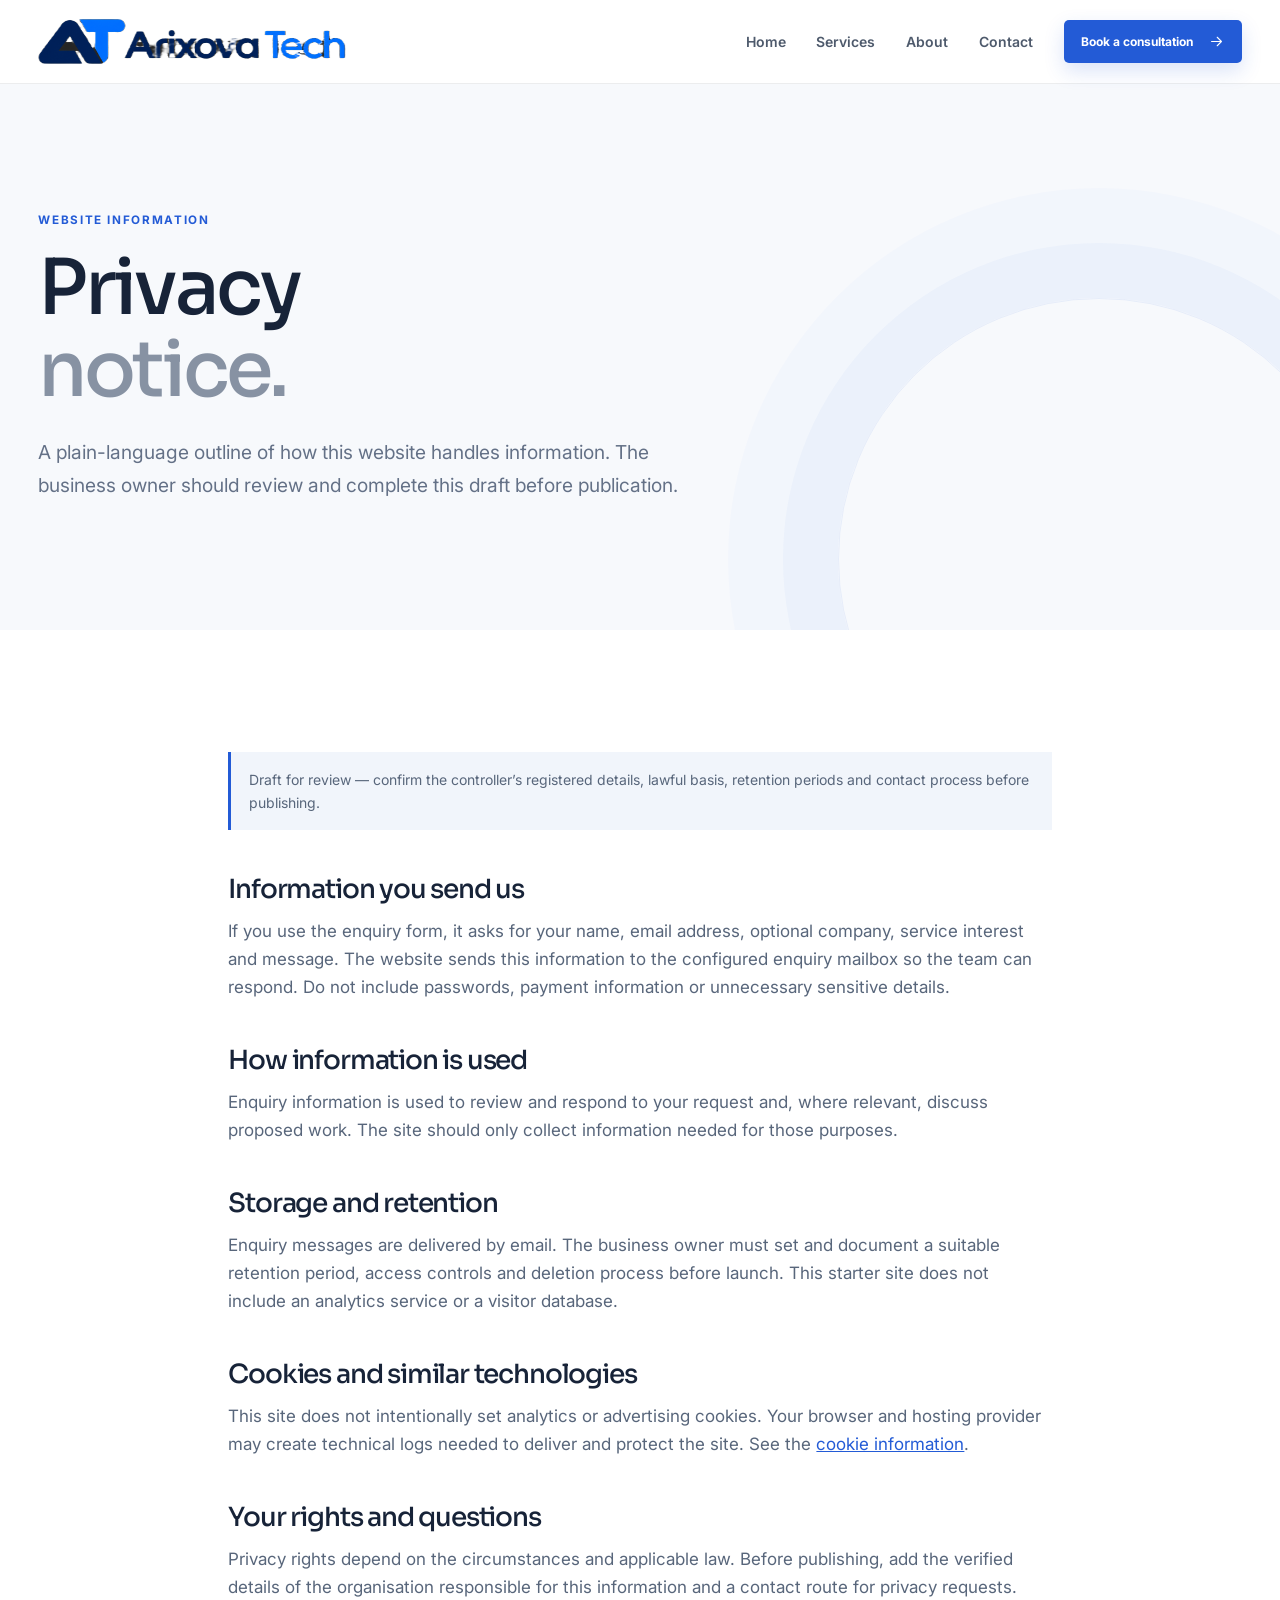
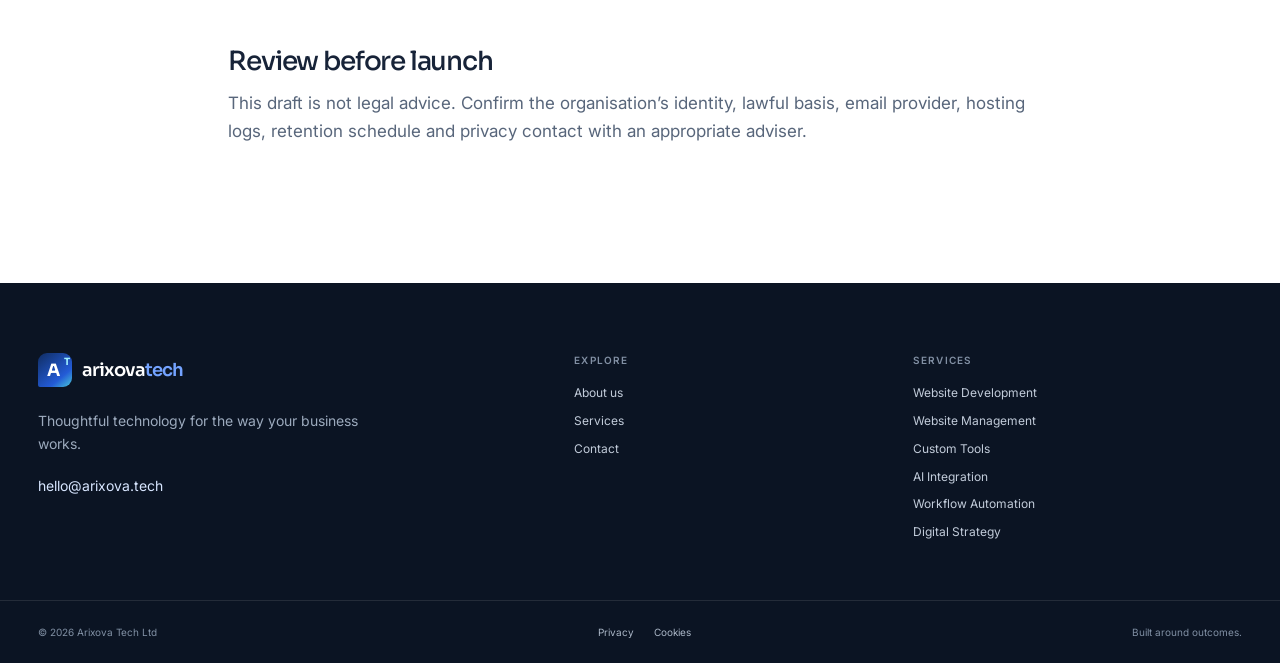
<file: privacy/index.html>
<!doctype html>
<html lang="en-GB">
<head>
  <meta charset="utf-8">
  <meta name="viewport" content="width=device-width, initial-scale=1">
  <meta name="theme-color" content="#0f192a">
  <meta name="description" content="Read how the Arixova website handles information submitted through its enquiry form.">
  <meta property="og:type" content="website">
  <meta property="og:title" content="Privacy Notice | Arixova Tech Ltd">
  <meta property="og:description" content="Read how the Arixova website handles information submitted through its enquiry form.">
  <title>Privacy Notice | Arixova Tech Ltd</title>
  <link rel="preconnect" href="https://fonts.googleapis.com">
  <link rel="preconnect" href="https://fonts.gstatic.com" crossorigin>
  <link href="https://fonts.googleapis.com/css2?family=Inter:wght@400;500;600;700&family=Sora:wght@400;500;600;700&display=swap" rel="stylesheet">
  <link rel="stylesheet" href="/site.css?v=2">
</head>
<body>

    <a class="skip-link" href="#main">Skip to content</a>
    <header class="site-header">
      <div class="container header-inner">
        <a class="brand brand-wordmark" href="/" aria-label="Arixova Tech home"><img src="/assets/arixova-logo.png?v=2" alt="Arixova Tech"></a>
        <button class="menu-toggle" type="button" aria-expanded="false" aria-controls="primary-navigation">
          <span class="sr-only">Open navigation</span><span class="menu-lines"></span>
        </button>
        <nav class="primary-nav" id="primary-navigation" aria-label="Main navigation">
          <a class="nav-link " href="/">Home</a>
          <div class="nav-group">
            <a class="nav-link " href="/services/">Services</a>
            <div class="nav-dropdown"><a href="/services/web-development/">Website Development</a><a href="/services/website-management/">Website Management</a><a href="/services/custom-tools/">Custom Tools</a><a href="/services/ai-integration/">AI Integration</a><a href="/services/workflow-automation/">Workflow Automation</a><a href="/services/digital-strategy/">Digital Strategy</a></div>
          </div>
          <a class="nav-link " href="/about/">About</a>
          <a class="nav-link " href="/contact/">Contact</a>
          <a class="button button-small button-blue nav-cta" href="/contact/">Book a consultation <svg viewBox="0 0 24 24" aria-hidden="true" fill="none" stroke="currentColor" stroke-width="1.5" stroke-linecap="round" stroke-linejoin="round"><path d="M5 12h14M13 6l6 6-6 6"/></svg></a>
        </nav>
      </div>
    </header>
<main id="main">
    <section class="page-hero"><div class="container page-hero-inner"><p class="eyebrow">Website information</p><h1>Privacy<br><span class="text-muted">notice.</span></h1><p class="page-lead">A plain-language outline of how this website handles information. The business owner should review and complete this draft before publication.</p></div></section>
    <section class="legal-section section-pad"><div class="container legal-copy"><p class="legal-draft">Draft for review — confirm the controller’s registered details, lawful basis, retention periods and contact process before publishing.</p><h2>Information you send us</h2><p>If you use the enquiry form, it asks for your name, email address, optional company, service interest and message. The website sends this information to the configured enquiry mailbox so the team can respond. Do not include passwords, payment information or unnecessary sensitive details.</p><h2>How information is used</h2><p>Enquiry information is used to review and respond to your request and, where relevant, discuss proposed work. The site should only collect information needed for those purposes.</p><h2>Storage and retention</h2><p>Enquiry messages are delivered by email. The business owner must set and document a suitable retention period, access controls and deletion process before launch. This starter site does not include an analytics service or a visitor database.</p><h2>Cookies and similar technologies</h2><p>This site does not intentionally set analytics or advertising cookies. Your browser and hosting provider may create technical logs needed to deliver and protect the site. See the <a href="/cookies/">cookie information</a>.</p><h2>Your rights and questions</h2><p>Privacy rights depend on the circumstances and applicable law. Before publishing, add the verified details of the organisation responsible for this information and a contact route for privacy requests.</p><h2>Review before launch</h2><p>This draft is not legal advice. Confirm the organisation’s identity, lawful basis, email provider, hosting logs, retention schedule and privacy contact with an appropriate adviser.</p></div></section></main>

    <footer class="site-footer">
      <div class="container footer-main">
        <div class="footer-brand">
          <a class="brand brand-light" href="/" aria-label="Arixova Tech home"><span class="brand-mark"><span>A</span><i>T</i></span><span class="brand-name">arixova<span>tech</span></span></a>
          <p>Thoughtful technology for the way your business works.</p>
          <a class="footer-email" href="mailto:hello@arixova.tech">hello@arixova.tech</a>
        </div>
        <div class="footer-links"><h2>Explore</h2><a href="/about/">About us</a><a href="/services/">Services</a><a href="/contact/">Contact</a></div>
        <div class="footer-links"><h2>Services</h2><a href="/services/web-development/">Website Development</a><a href="/services/website-management/">Website Management</a><a href="/services/custom-tools/">Custom Tools</a><a href="/services/ai-integration/">AI Integration</a><a href="/services/workflow-automation/">Workflow Automation</a><a href="/services/digital-strategy/">Digital Strategy</a></div>
      </div>
      <div class="container footer-bottom"><span>© <span data-year>2026</span> Arixova Tech Ltd</span><div><a href="/privacy/">Privacy</a><a href="/cookies/">Cookies</a></div><span>Built around outcomes.</span></div>
    </footer>
    <script src="/site.js" defer></script>
</body>
</html>
</file>
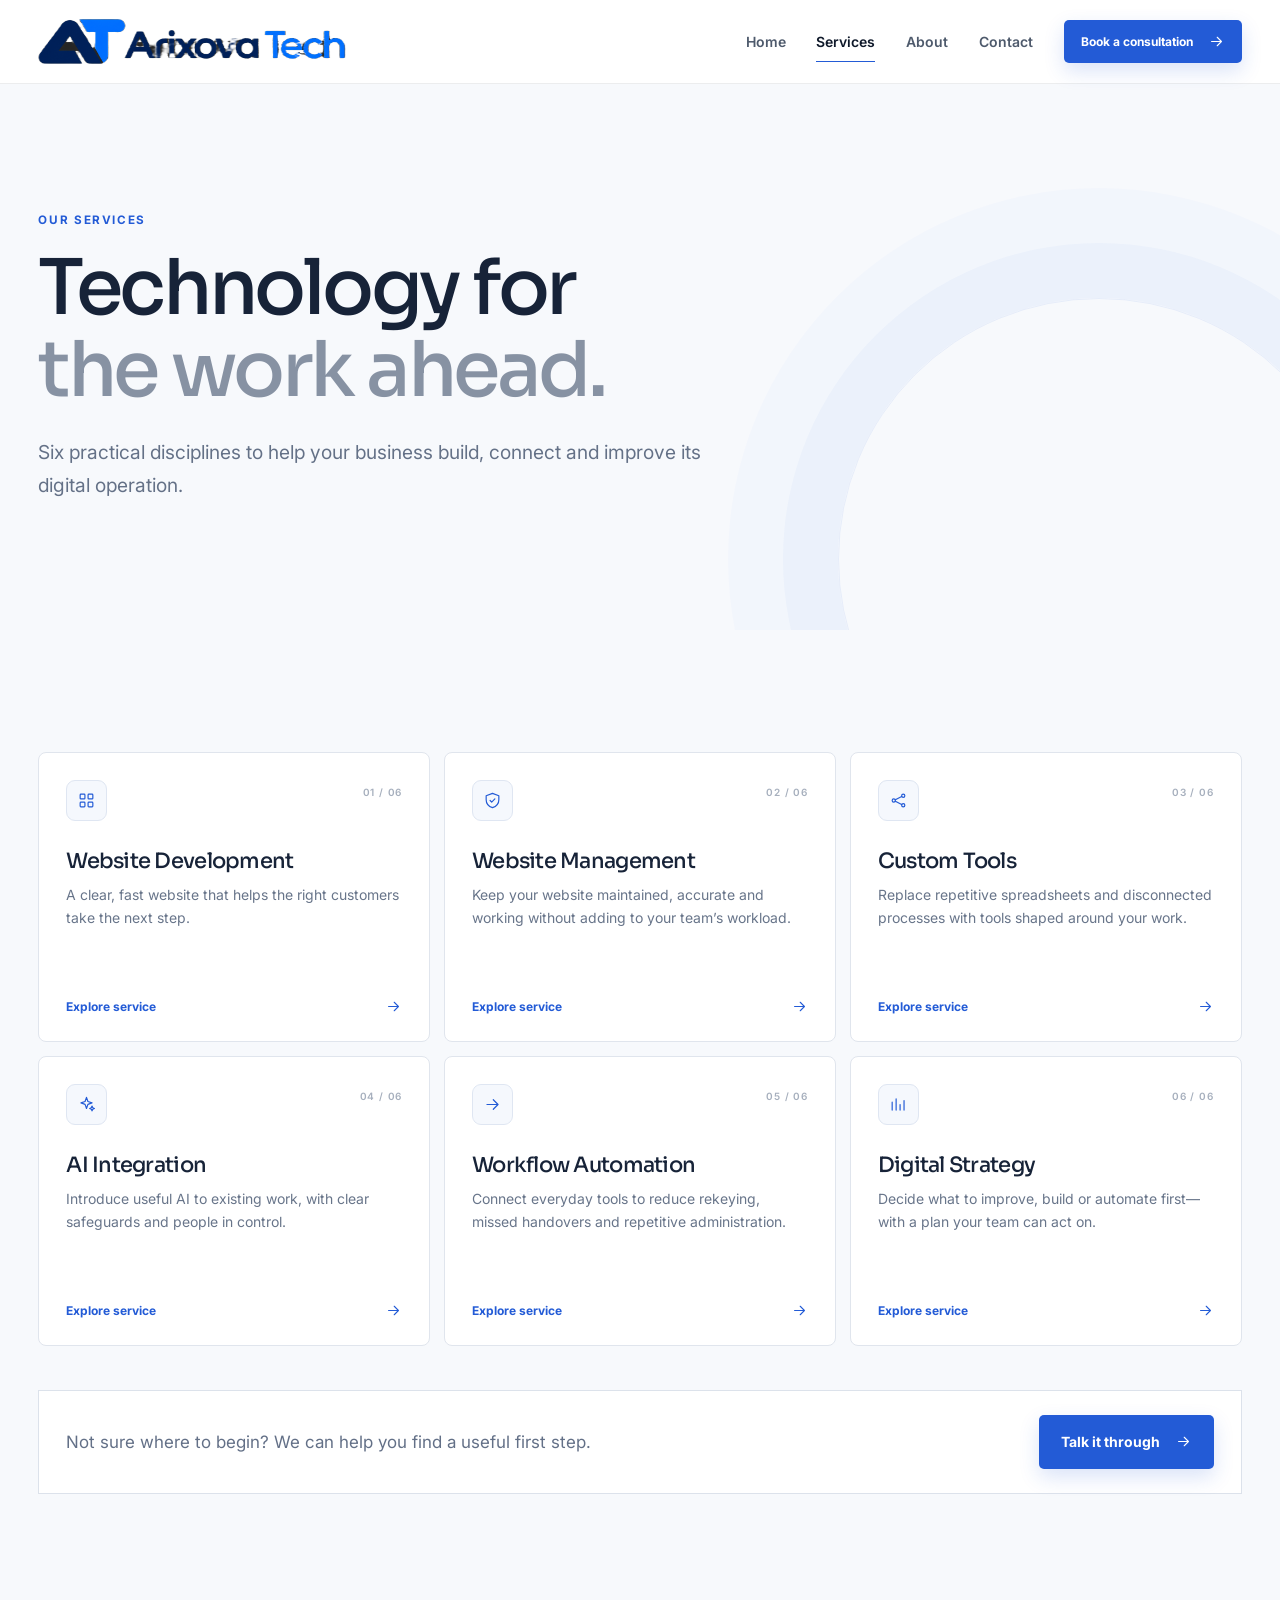
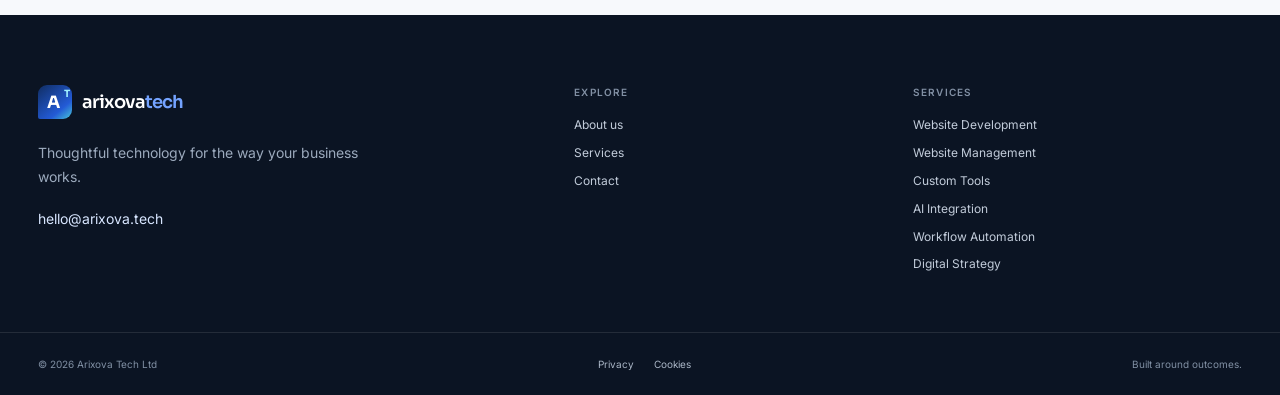
<file: services/index.html>
<!doctype html>
<html lang="en-GB">
<head>
  <meta charset="utf-8">
  <meta name="viewport" content="width=device-width, initial-scale=1">
  <meta name="theme-color" content="#0f192a">
  <meta name="description" content="Explore website development, website management, custom tools, AI integration, workflow automation and digital strategy.">
  <meta property="og:type" content="website">
  <meta property="og:title" content="Our Services | Arixova Tech Ltd">
  <meta property="og:description" content="Explore website development, website management, custom tools, AI integration, workflow automation and digital strategy.">
  <title>Our Services | Arixova Tech Ltd</title>
  <link rel="preconnect" href="https://fonts.googleapis.com">
  <link rel="preconnect" href="https://fonts.gstatic.com" crossorigin>
  <link href="https://fonts.googleapis.com/css2?family=Inter:wght@400;500;600;700&family=Sora:wght@400;500;600;700&display=swap" rel="stylesheet">
  <link rel="stylesheet" href="/site.css?v=2">
</head>
<body>

    <a class="skip-link" href="#main">Skip to content</a>
    <header class="site-header">
      <div class="container header-inner">
        <a class="brand brand-wordmark" href="/" aria-label="Arixova Tech home"><img src="/assets/arixova-logo.png?v=2" alt="Arixova Tech"></a>
        <button class="menu-toggle" type="button" aria-expanded="false" aria-controls="primary-navigation">
          <span class="sr-only">Open navigation</span><span class="menu-lines"></span>
        </button>
        <nav class="primary-nav" id="primary-navigation" aria-label="Main navigation">
          <a class="nav-link " href="/">Home</a>
          <div class="nav-group">
            <a class="nav-link is-current" href="/services/">Services</a>
            <div class="nav-dropdown"><a href="/services/web-development/">Website Development</a><a href="/services/website-management/">Website Management</a><a href="/services/custom-tools/">Custom Tools</a><a href="/services/ai-integration/">AI Integration</a><a href="/services/workflow-automation/">Workflow Automation</a><a href="/services/digital-strategy/">Digital Strategy</a></div>
          </div>
          <a class="nav-link " href="/about/">About</a>
          <a class="nav-link " href="/contact/">Contact</a>
          <a class="button button-small button-blue nav-cta" href="/contact/">Book a consultation <svg viewBox="0 0 24 24" aria-hidden="true" fill="none" stroke="currentColor" stroke-width="1.5" stroke-linecap="round" stroke-linejoin="round"><path d="M5 12h14M13 6l6 6-6 6"/></svg></a>
        </nav>
      </div>
    </header>
<main id="main">
    <section class="page-hero"><div class="container page-hero-inner"><p class="eyebrow">Our services</p><h1>Technology for<br><span class="text-muted">the work ahead.</span></h1><p class="page-lead">Six practical disciplines to help your business build, connect and improve its digital operation.</p></div></section>
    <section class="services-section section-pad"><div class="container"><div class="service-grid service-grid-page">
    <a class="service-card reveal" href="/services/web-development/">
      <span class="card-icon"><svg viewBox="0 0 24 24" aria-hidden="true" fill="none" stroke="currentColor" stroke-width="1.5" stroke-linecap="round" stroke-linejoin="round"><rect x="4" y="4" width="6" height="6" rx="1"/><rect x="14" y="4" width="6" height="6" rx="1"/><rect x="4" y="14" width="6" height="6" rx="1"/><rect x="14" y="14" width="6" height="6" rx="1"/></svg></span>
      <span class="card-index">01 / 06</span>
      <h3>Website Development</h3>
      <p>A clear, fast website that helps the right customers take the next step.</p>
      <span class="card-link">Explore service <svg viewBox="0 0 24 24" aria-hidden="true" fill="none" stroke="currentColor" stroke-width="1.5" stroke-linecap="round" stroke-linejoin="round"><path d="M5 12h14M13 6l6 6-6 6"/></svg></span>
    </a>
    <a class="service-card reveal" href="/services/website-management/">
      <span class="card-icon"><svg viewBox="0 0 24 24" aria-hidden="true" fill="none" stroke="currentColor" stroke-width="1.5" stroke-linecap="round" stroke-linejoin="round"><path d="M12 3 20 6v5c0 5-3.4 8.5-8 10-4.6-1.5-8-5-8-10V6l8-3Z"/><path d="m9 12 2 2 4-4"/></svg></span>
      <span class="card-index">02 / 06</span>
      <h3>Website Management</h3>
      <p>Keep your website maintained, accurate and working without adding to your team’s workload.</p>
      <span class="card-link">Explore service <svg viewBox="0 0 24 24" aria-hidden="true" fill="none" stroke="currentColor" stroke-width="1.5" stroke-linecap="round" stroke-linejoin="round"><path d="M5 12h14M13 6l6 6-6 6"/></svg></span>
    </a>
    <a class="service-card reveal" href="/services/custom-tools/">
      <span class="card-icon"><svg viewBox="0 0 24 24" aria-hidden="true" fill="none" stroke="currentColor" stroke-width="1.5" stroke-linecap="round" stroke-linejoin="round"><circle cx="6" cy="12" r="2"/><circle cx="18" cy="6" r="2"/><circle cx="18" cy="18" r="2"/><path d="m8 11 8-4M8 13l8 4"/></svg></span>
      <span class="card-index">03 / 06</span>
      <h3>Custom Tools</h3>
      <p>Replace repetitive spreadsheets and disconnected processes with tools shaped around your work.</p>
      <span class="card-link">Explore service <svg viewBox="0 0 24 24" aria-hidden="true" fill="none" stroke="currentColor" stroke-width="1.5" stroke-linecap="round" stroke-linejoin="round"><path d="M5 12h14M13 6l6 6-6 6"/></svg></span>
    </a>
    <a class="service-card reveal" href="/services/ai-integration/">
      <span class="card-icon"><svg viewBox="0 0 24 24" aria-hidden="true" fill="none" stroke="currentColor" stroke-width="1.5" stroke-linecap="round" stroke-linejoin="round"><path d="m12 3 1.8 5.2L19 10l-5.2 1.8L12 17l-1.8-5.2L5 10l5.2-1.8L12 3Z"/><path d="m19 14 .9 2.1L22 17l-2.1.9L19 20l-.9-2.1L16 17l2.1-.9L19 14Z"/></svg></span>
      <span class="card-index">04 / 06</span>
      <h3>AI Integration</h3>
      <p>Introduce useful AI to existing work, with clear safeguards and people in control.</p>
      <span class="card-link">Explore service <svg viewBox="0 0 24 24" aria-hidden="true" fill="none" stroke="currentColor" stroke-width="1.5" stroke-linecap="round" stroke-linejoin="round"><path d="M5 12h14M13 6l6 6-6 6"/></svg></span>
    </a>
    <a class="service-card reveal" href="/services/workflow-automation/">
      <span class="card-icon"><svg viewBox="0 0 24 24" aria-hidden="true" fill="none" stroke="currentColor" stroke-width="1.5" stroke-linecap="round" stroke-linejoin="round"><path d="M5 12h14M13 6l6 6-6 6"/></svg></span>
      <span class="card-index">05 / 06</span>
      <h3>Workflow Automation</h3>
      <p>Connect everyday tools to reduce rekeying, missed handovers and repetitive administration.</p>
      <span class="card-link">Explore service <svg viewBox="0 0 24 24" aria-hidden="true" fill="none" stroke="currentColor" stroke-width="1.5" stroke-linecap="round" stroke-linejoin="round"><path d="M5 12h14M13 6l6 6-6 6"/></svg></span>
    </a>
    <a class="service-card reveal" href="/services/digital-strategy/">
      <span class="card-icon"><svg viewBox="0 0 24 24" aria-hidden="true" fill="none" stroke="currentColor" stroke-width="1.5" stroke-linecap="round" stroke-linejoin="round"><path d="M4 19V9m5 10V5m5 14v-7m5 7V7"/></svg></span>
      <span class="card-index">06 / 06</span>
      <h3>Digital Strategy</h3>
      <p>Decide what to improve, build or automate first—with a plan your team can act on.</p>
      <span class="card-link">Explore service <svg viewBox="0 0 24 24" aria-hidden="true" fill="none" stroke="currentColor" stroke-width="1.5" stroke-linecap="round" stroke-linejoin="round"><path d="M5 12h14M13 6l6 6-6 6"/></svg></span>
    </a></div><div class="center-cta"><p>Not sure where to begin? We can help you find a useful first step.</p><a class="button button-blue" href="/contact/">Talk it through <svg viewBox="0 0 24 24" aria-hidden="true" fill="none" stroke="currentColor" stroke-width="1.5" stroke-linecap="round" stroke-linejoin="round"><path d="M5 12h14M13 6l6 6-6 6"/></svg></a></div></div></section></main>

    <footer class="site-footer">
      <div class="container footer-main">
        <div class="footer-brand">
          <a class="brand brand-light" href="/" aria-label="Arixova Tech home"><span class="brand-mark"><span>A</span><i>T</i></span><span class="brand-name">arixova<span>tech</span></span></a>
          <p>Thoughtful technology for the way your business works.</p>
          <a class="footer-email" href="mailto:hello@arixova.tech">hello@arixova.tech</a>
        </div>
        <div class="footer-links"><h2>Explore</h2><a href="/about/">About us</a><a href="/services/">Services</a><a href="/contact/">Contact</a></div>
        <div class="footer-links"><h2>Services</h2><a href="/services/web-development/">Website Development</a><a href="/services/website-management/">Website Management</a><a href="/services/custom-tools/">Custom Tools</a><a href="/services/ai-integration/">AI Integration</a><a href="/services/workflow-automation/">Workflow Automation</a><a href="/services/digital-strategy/">Digital Strategy</a></div>
      </div>
      <div class="container footer-bottom"><span>© <span data-year>2026</span> Arixova Tech Ltd</span><div><a href="/privacy/">Privacy</a><a href="/cookies/">Cookies</a></div><span>Built around outcomes.</span></div>
    </footer>
    <script src="/site.js" defer></script>
</body>
</html>
</file>
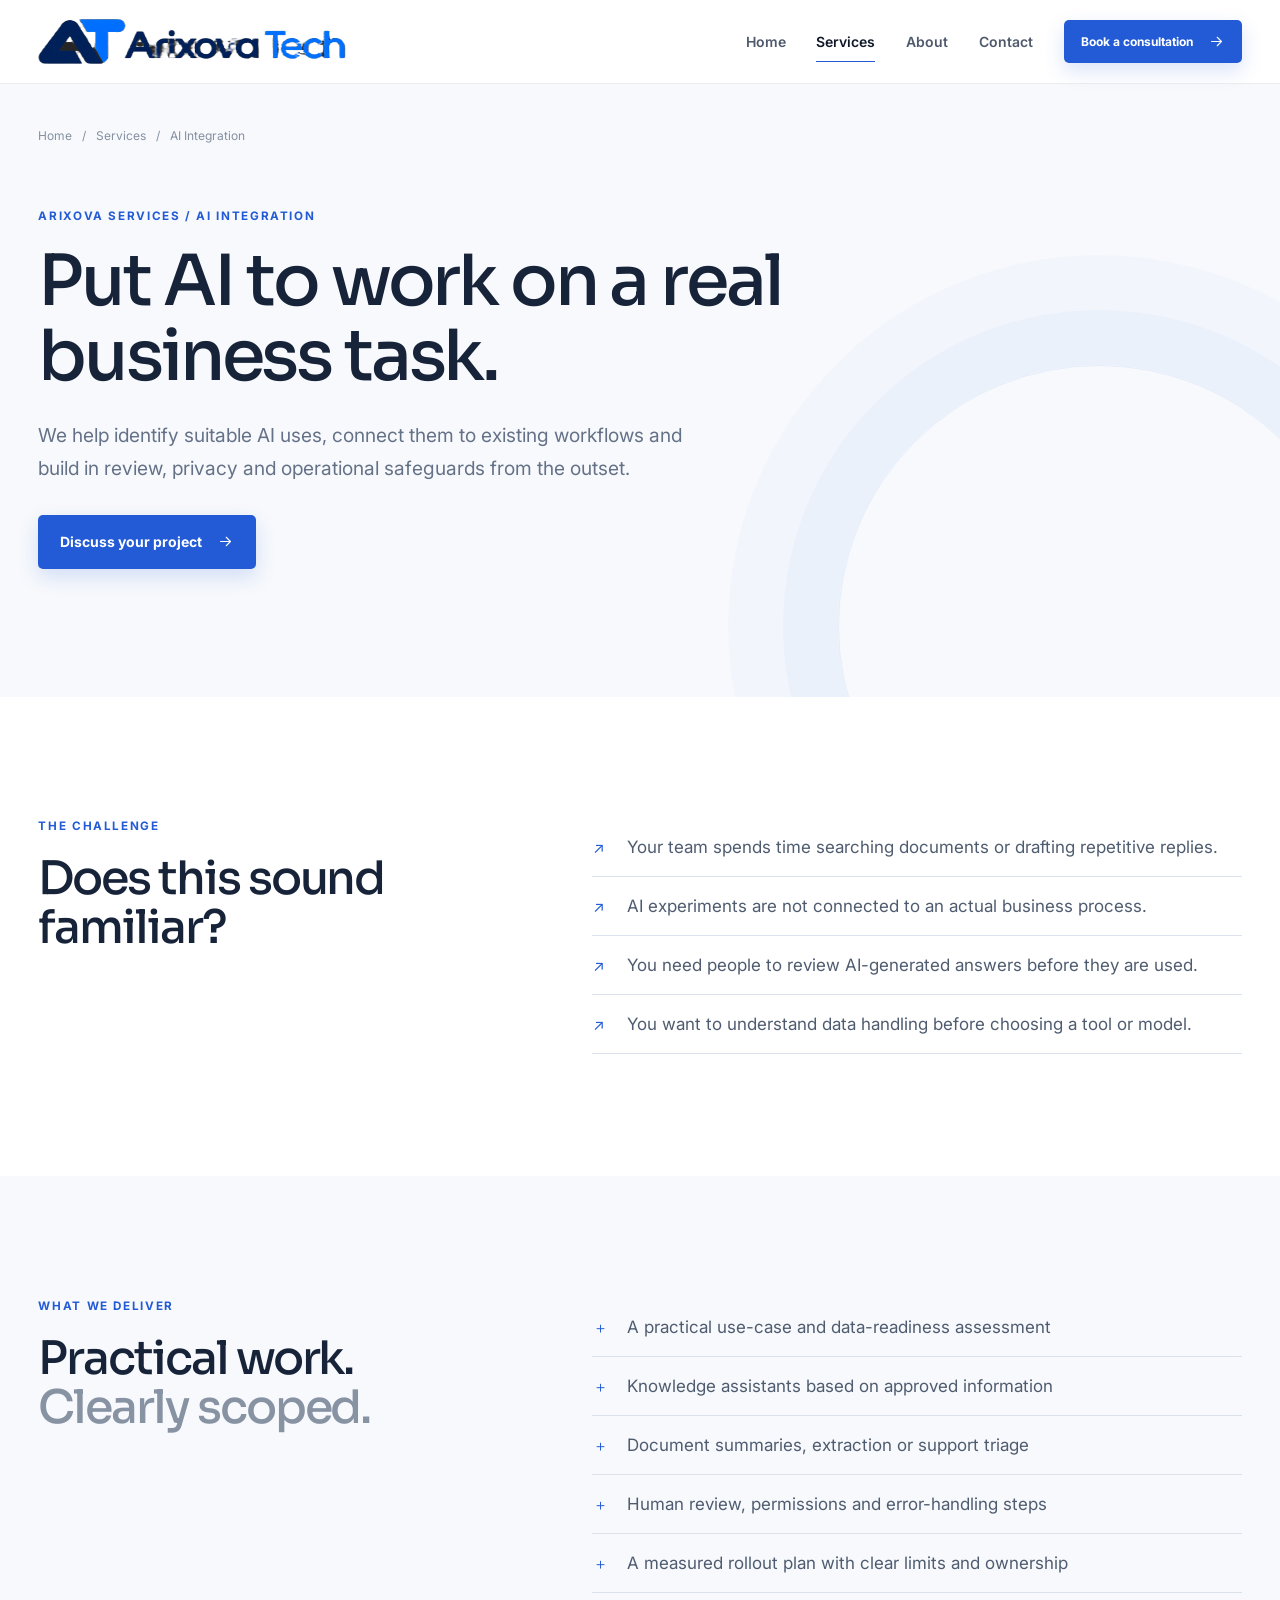
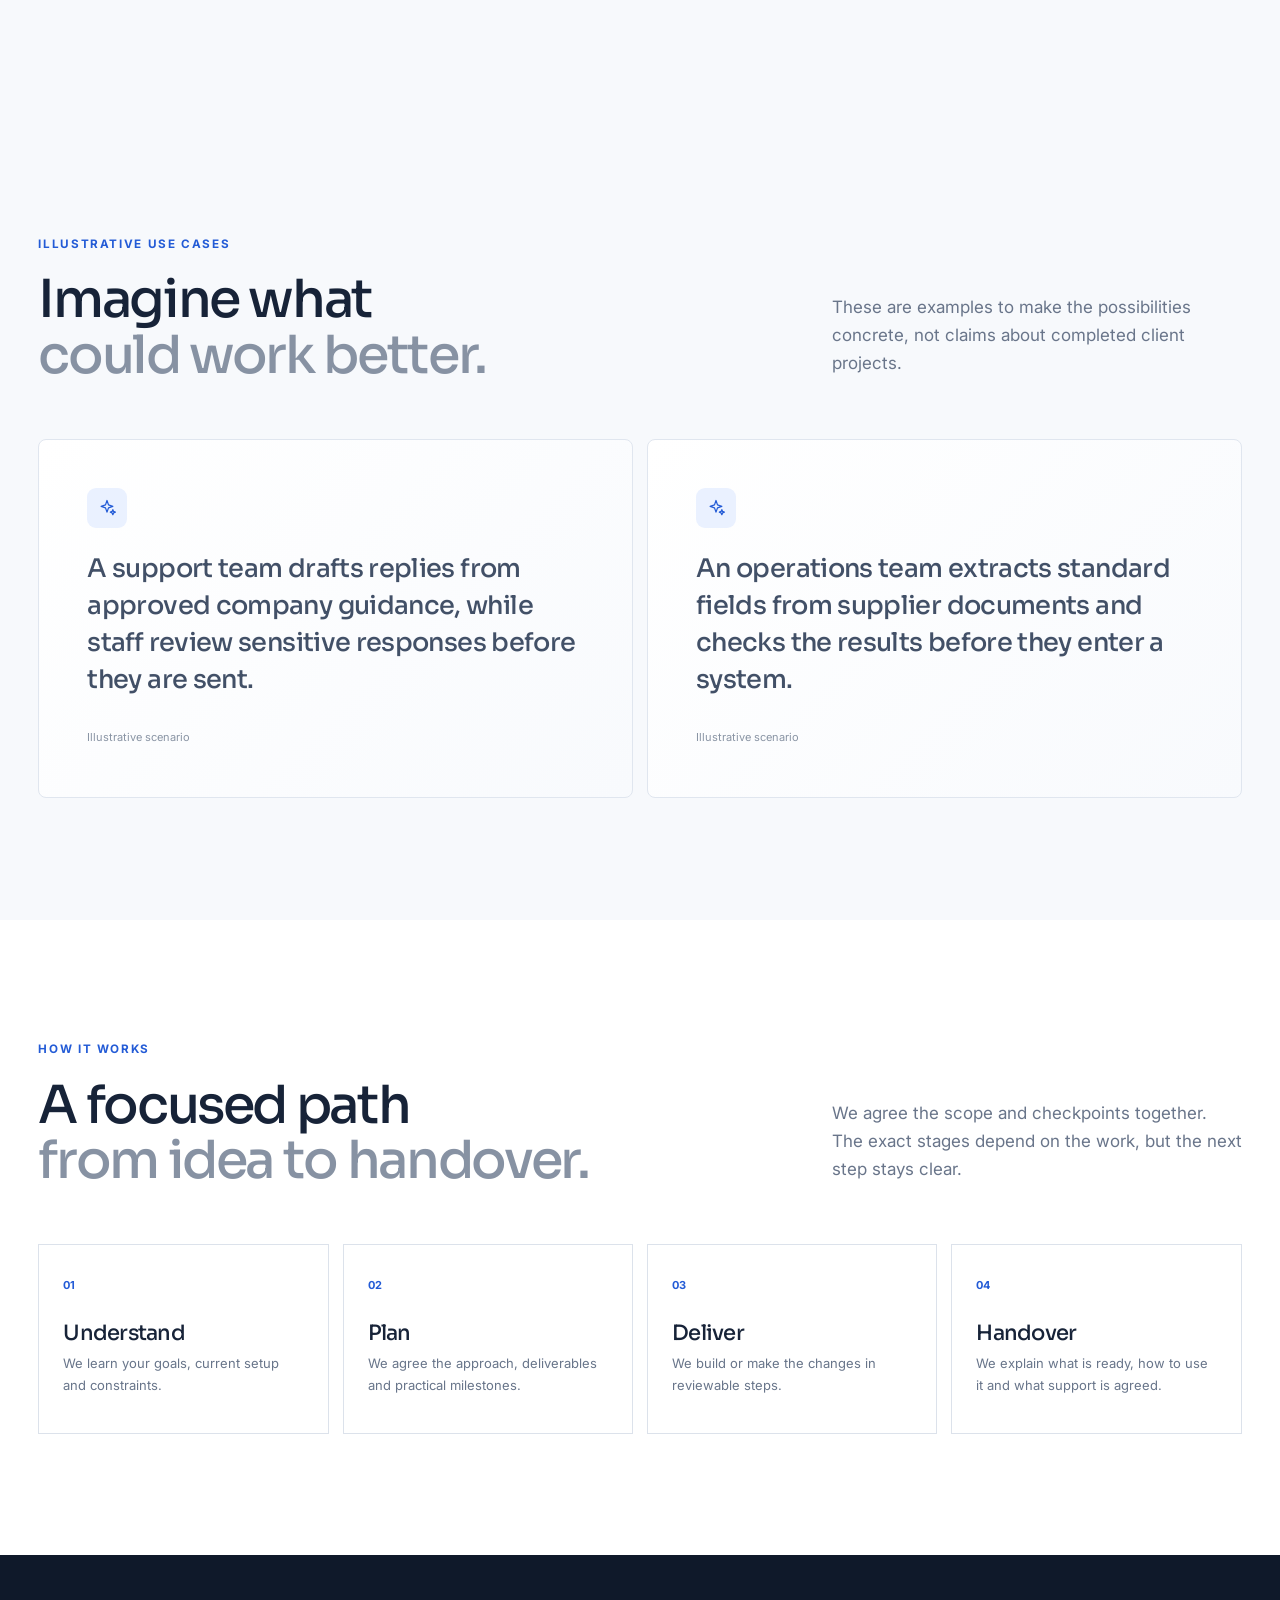
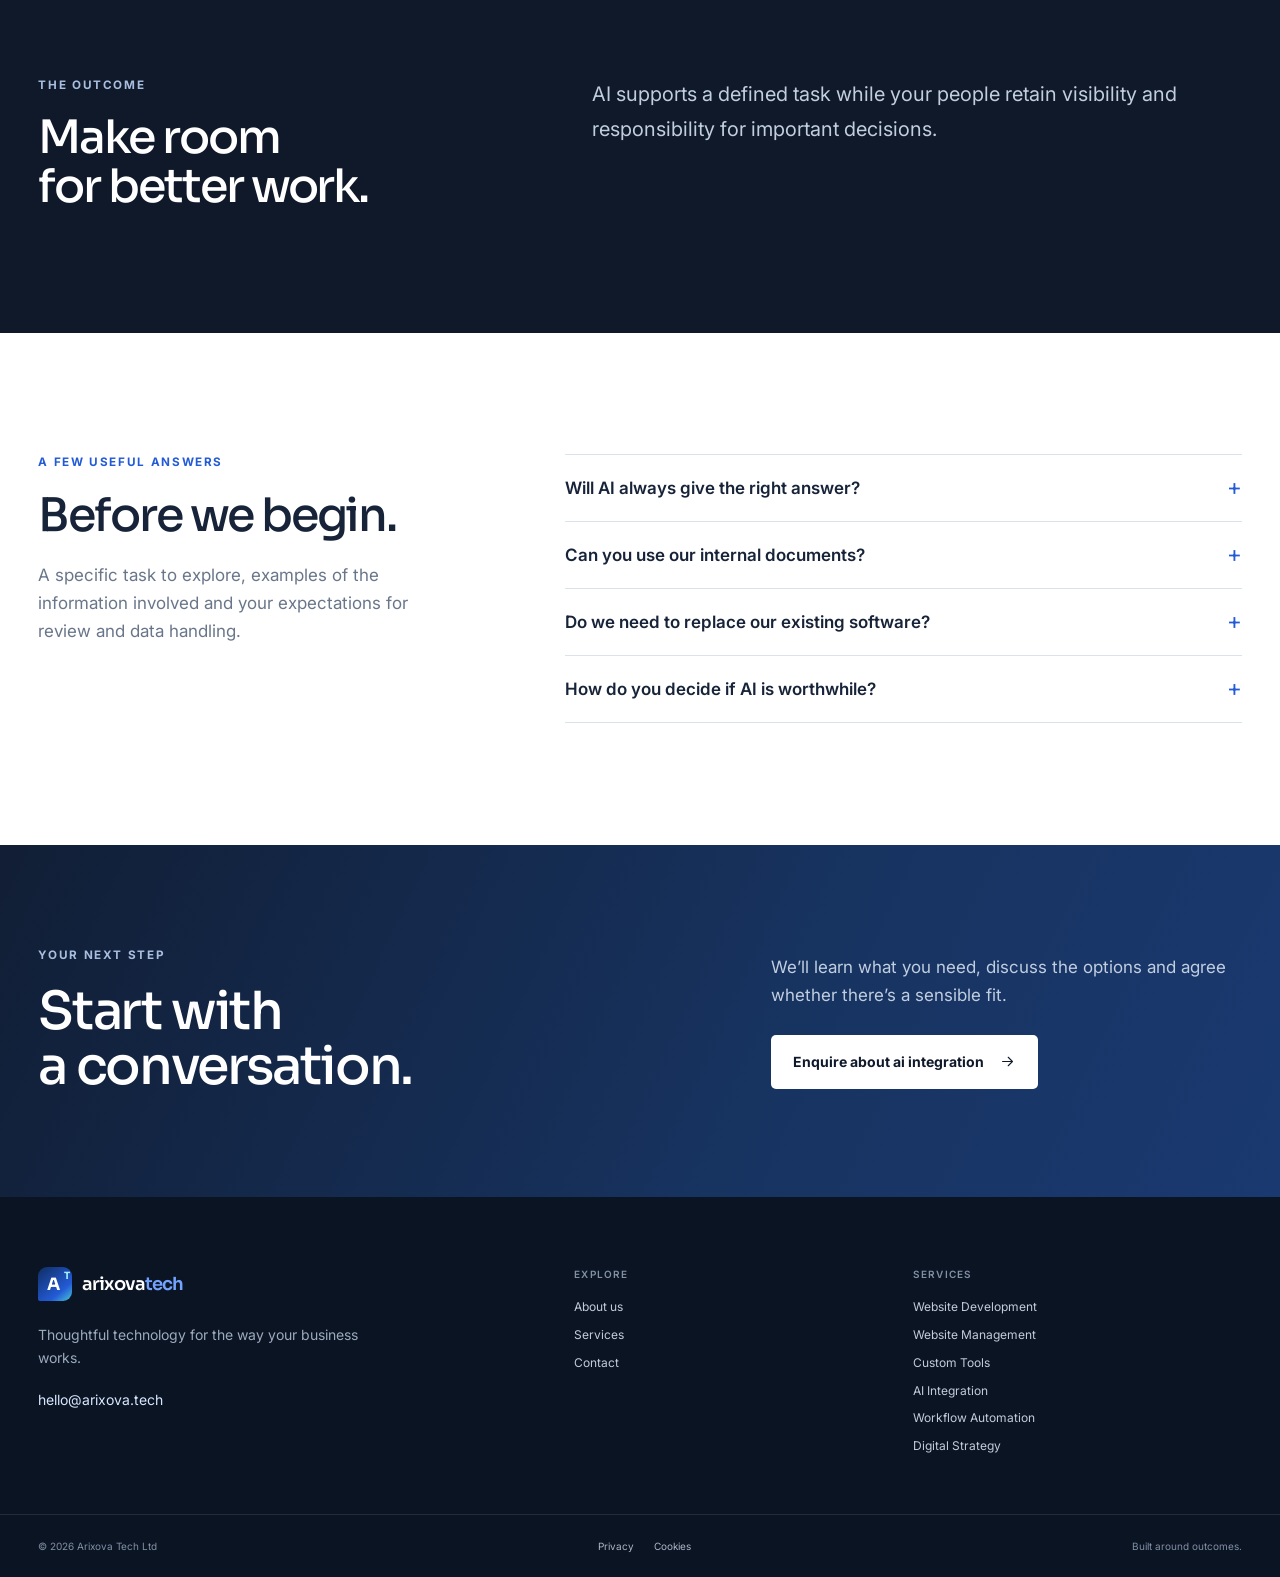
<file: services/ai-integration/index.html>
<!doctype html>
<html lang="en-GB">
<head>
  <meta charset="utf-8">
  <meta name="viewport" content="width=device-width, initial-scale=1">
  <meta name="theme-color" content="#0f192a">
  <meta name="description" content="Introduce useful AI to existing work, with clear safeguards and people in control.">
  <meta property="og:type" content="website">
  <meta property="og:title" content="AI Integration | Arixova Tech Ltd">
  <meta property="og:description" content="Introduce useful AI to existing work, with clear safeguards and people in control.">
  <title>AI Integration | Arixova Tech Ltd</title>
  <link rel="preconnect" href="https://fonts.googleapis.com">
  <link rel="preconnect" href="https://fonts.gstatic.com" crossorigin>
  <link href="https://fonts.googleapis.com/css2?family=Inter:wght@400;500;600;700&family=Sora:wght@400;500;600;700&display=swap" rel="stylesheet">
  <link rel="stylesheet" href="/site.css?v=2">
</head>
<body>

    <a class="skip-link" href="#main">Skip to content</a>
    <header class="site-header">
      <div class="container header-inner">
        <a class="brand brand-wordmark" href="/" aria-label="Arixova Tech home"><img src="/assets/arixova-logo.png?v=2" alt="Arixova Tech"></a>
        <button class="menu-toggle" type="button" aria-expanded="false" aria-controls="primary-navigation">
          <span class="sr-only">Open navigation</span><span class="menu-lines"></span>
        </button>
        <nav class="primary-nav" id="primary-navigation" aria-label="Main navigation">
          <a class="nav-link " href="/">Home</a>
          <div class="nav-group">
            <a class="nav-link is-current" href="/services/">Services</a>
            <div class="nav-dropdown"><a href="/services/web-development/">Website Development</a><a href="/services/website-management/">Website Management</a><a href="/services/custom-tools/">Custom Tools</a><a href="/services/ai-integration/">AI Integration</a><a href="/services/workflow-automation/">Workflow Automation</a><a href="/services/digital-strategy/">Digital Strategy</a></div>
          </div>
          <a class="nav-link " href="/about/">About</a>
          <a class="nav-link " href="/contact/">Contact</a>
          <a class="button button-small button-blue nav-cta" href="/contact/">Book a consultation <svg viewBox="0 0 24 24" aria-hidden="true" fill="none" stroke="currentColor" stroke-width="1.5" stroke-linecap="round" stroke-linejoin="round"><path d="M5 12h14M13 6l6 6-6 6"/></svg></a>
        </nav>
      </div>
    </header>
<main id="main">
        <section class="page-hero service-hero"><div class="container page-hero-inner"><nav class="breadcrumbs" aria-label="Breadcrumb"><a href="/">Home</a><span>/</span><a href="/services/">Services</a><span>/</span><span>AI Integration</span></nav><p class="eyebrow">Arixova services / AI Integration</p><h1>Put AI to work on a real business task.</h1><p class="page-lead">We help identify suitable AI uses, connect them to existing workflows and build in review, privacy and operational safeguards from the outset.</p><a class="button button-blue" href="/contact/?service=ai-integration">Discuss your project <svg viewBox="0 0 24 24" aria-hidden="true" fill="none" stroke="currentColor" stroke-width="1.5" stroke-linecap="round" stroke-linejoin="round"><path d="M5 12h14M13 6l6 6-6 6"/></svg></a></div></section>
        <section class="detail-section section-pad"><div class="container detail-grid"><div><p class="eyebrow">The challenge</p><h2>Does this sound familiar?</h2></div><ul class="check-list"><li>Your team spends time searching documents or drafting repetitive replies.</li><li>AI experiments are not connected to an actual business process.</li><li>You need people to review AI-generated answers before they are used.</li><li>You want to understand data handling before choosing a tool or model.</li></ul></div></section>
        <section class="detail-section detail-tint section-pad"><div class="container detail-grid"><div><p class="eyebrow">What we deliver</p><h2>Practical work.<br><span class="text-muted">Clearly scoped.</span></h2></div><ul class="deliver-list"><li>A practical use-case and data-readiness assessment</li><li>Knowledge assistants based on approved information</li><li>Document summaries, extraction or support triage</li><li>Human review, permissions and error-handling steps</li><li>A measured rollout plan with clear limits and ownership</li></ul></div></section>
        <section class="detail-section detail-tint section-pad"><div class="container"><div class="section-heading"><div><p class="eyebrow">Illustrative use cases</p><h2>Imagine what<br><span class="text-muted">could work better.</span></h2></div><p>These are examples to make the possibilities concrete, not claims about completed client projects.</p></div><div class="examples-grid"><article class="example-card"><span class="example-mark"><svg viewBox="0 0 24 24" aria-hidden="true" fill="none" stroke="currentColor" stroke-width="1.5" stroke-linecap="round" stroke-linejoin="round"><path d="m12 3 1.8 5.2L19 10l-5.2 1.8L12 17l-1.8-5.2L5 10l5.2-1.8L12 3Z"/><path d="m19 14 .9 2.1L22 17l-2.1.9L19 20l-.9-2.1L16 17l2.1-.9L19 14Z"/></svg></span><p>A support team drafts replies from approved company guidance, while staff review sensitive responses before they are sent.</p><small>Illustrative scenario</small></article><article class="example-card"><span class="example-mark"><svg viewBox="0 0 24 24" aria-hidden="true" fill="none" stroke="currentColor" stroke-width="1.5" stroke-linecap="round" stroke-linejoin="round"><path d="m12 3 1.8 5.2L19 10l-5.2 1.8L12 17l-1.8-5.2L5 10l5.2-1.8L12 3Z"/><path d="m19 14 .9 2.1L22 17l-2.1.9L19 20l-.9-2.1L16 17l2.1-.9L19 14Z"/></svg></span><p>An operations team extracts standard fields from supplier documents and checks the results before they enter a system.</p><small>Illustrative scenario</small></article></div></div></section>
        <section class="detail-section section-pad"><div class="container"><div class="section-heading"><div><p class="eyebrow">How it works</p><h2>A focused path<br><span class="text-muted">from idea to handover.</span></h2></div><p>We agree the scope and checkpoints together. The exact stages depend on the work, but the next step stays clear.</p></div><ol class="service-steps"><li><span>01</span><div><h3>Understand</h3><p>We learn your goals, current setup and constraints.</p></div></li><li><span>02</span><div><h3>Plan</h3><p>We agree the approach, deliverables and practical milestones.</p></div></li><li><span>03</span><div><h3>Deliver</h3><p>We build or make the changes in reviewable steps.</p></div></li><li><span>04</span><div><h3>Handover</h3><p>We explain what is ready, how to use it and what support is agreed.</p></div></li></ol></div></section>
        <section class="detail-section detail-dark section-pad"><div class="container detail-grid"><div><p class="eyebrow eyebrow-light">The outcome</p><h2>Make room<br>for better work.</h2></div><p class="dark-detail-copy">AI supports a defined task while your people retain visibility and responsibility for important decisions.</p></div></section>
        <section class="detail-section section-pad"><div class="container faq-layout"><div><p class="eyebrow">A few useful answers</p><h2>Before we begin.</h2><p>A specific task to explore, examples of the information involved and your expectations for review and data handling.</p></div><div class="faq-list"><details class="faq-item"><summary>Will AI always give the right answer?<span aria-hidden="true">+</span></summary><p>No. AI can make mistakes. We design suitable review and escalation steps and make limitations clear.</p></details><details class="faq-item"><summary>Can you use our internal documents?<span aria-hidden="true">+</span></summary><p>Possibly, subject to the selected tools, permissions and data-handling arrangements. We assess this before implementation.</p></details><details class="faq-item"><summary>Do we need to replace our existing software?<span aria-hidden="true">+</span></summary><p>Not necessarily. Some solutions can be added to existing workflows; feasibility depends on your systems.</p></details><details class="faq-item"><summary>How do you decide if AI is worthwhile?<span aria-hidden="true">+</span></summary><p>We start with the task, likely value, risks and alternatives. If a simpler approach is better, we will say so.</p></details></div></div></section>
        <section class="cta-band"><div class="container cta-layout"><div><p class="eyebrow eyebrow-light">Your next step</p><h2>Start with<br>a conversation.</h2></div><div><p>We’ll learn what you need, discuss the options and agree whether there’s a sensible fit.</p><a class="button button-light" href="/contact/?service=ai-integration">Enquire about ai integration <svg viewBox="0 0 24 24" aria-hidden="true" fill="none" stroke="currentColor" stroke-width="1.5" stroke-linecap="round" stroke-linejoin="round"><path d="M5 12h14M13 6l6 6-6 6"/></svg></a></div></div></section></main>

    <footer class="site-footer">
      <div class="container footer-main">
        <div class="footer-brand">
          <a class="brand brand-light" href="/" aria-label="Arixova Tech home"><span class="brand-mark"><span>A</span><i>T</i></span><span class="brand-name">arixova<span>tech</span></span></a>
          <p>Thoughtful technology for the way your business works.</p>
          <a class="footer-email" href="mailto:hello@arixova.tech">hello@arixova.tech</a>
        </div>
        <div class="footer-links"><h2>Explore</h2><a href="/about/">About us</a><a href="/services/">Services</a><a href="/contact/">Contact</a></div>
        <div class="footer-links"><h2>Services</h2><a href="/services/web-development/">Website Development</a><a href="/services/website-management/">Website Management</a><a href="/services/custom-tools/">Custom Tools</a><a href="/services/ai-integration/">AI Integration</a><a href="/services/workflow-automation/">Workflow Automation</a><a href="/services/digital-strategy/">Digital Strategy</a></div>
      </div>
      <div class="container footer-bottom"><span>© <span data-year>2026</span> Arixova Tech Ltd</span><div><a href="/privacy/">Privacy</a><a href="/cookies/">Cookies</a></div><span>Built around outcomes.</span></div>
    </footer>
    <script src="/site.js" defer></script>
</body>
</html>
</file>
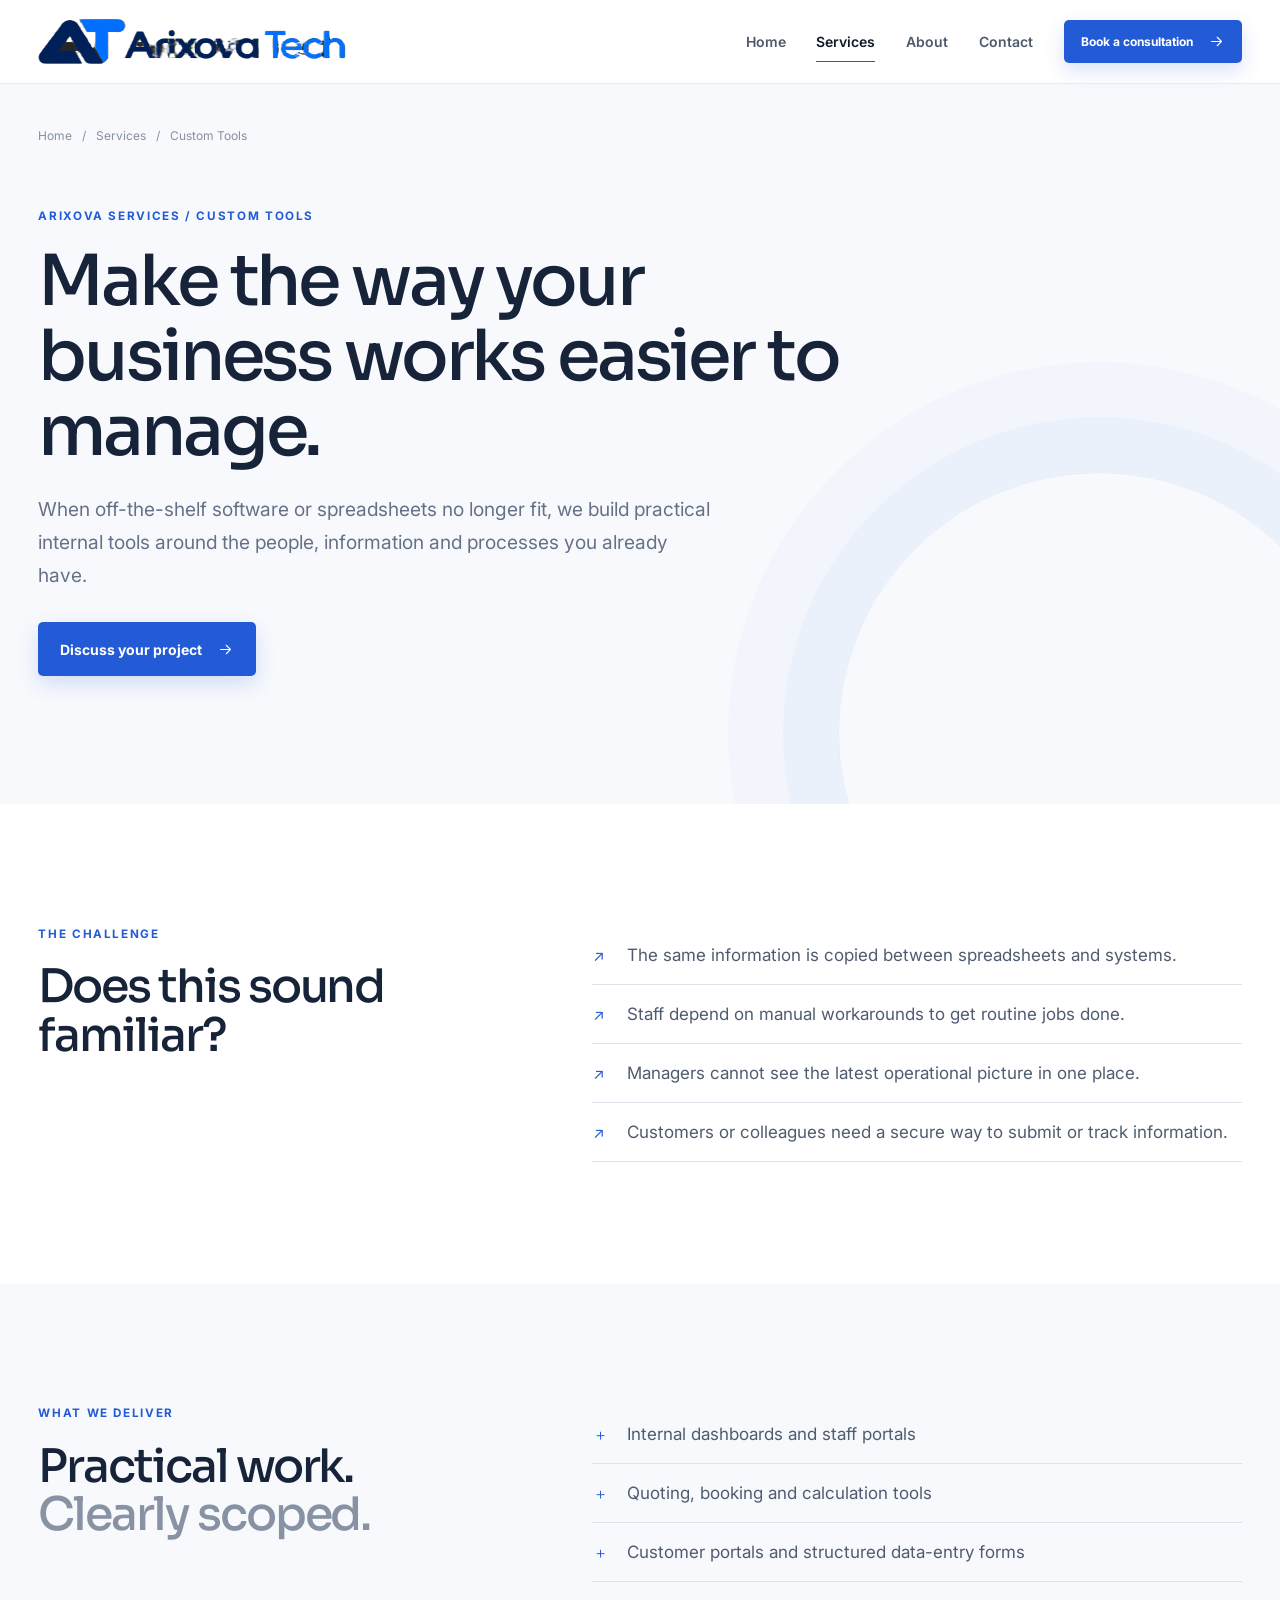
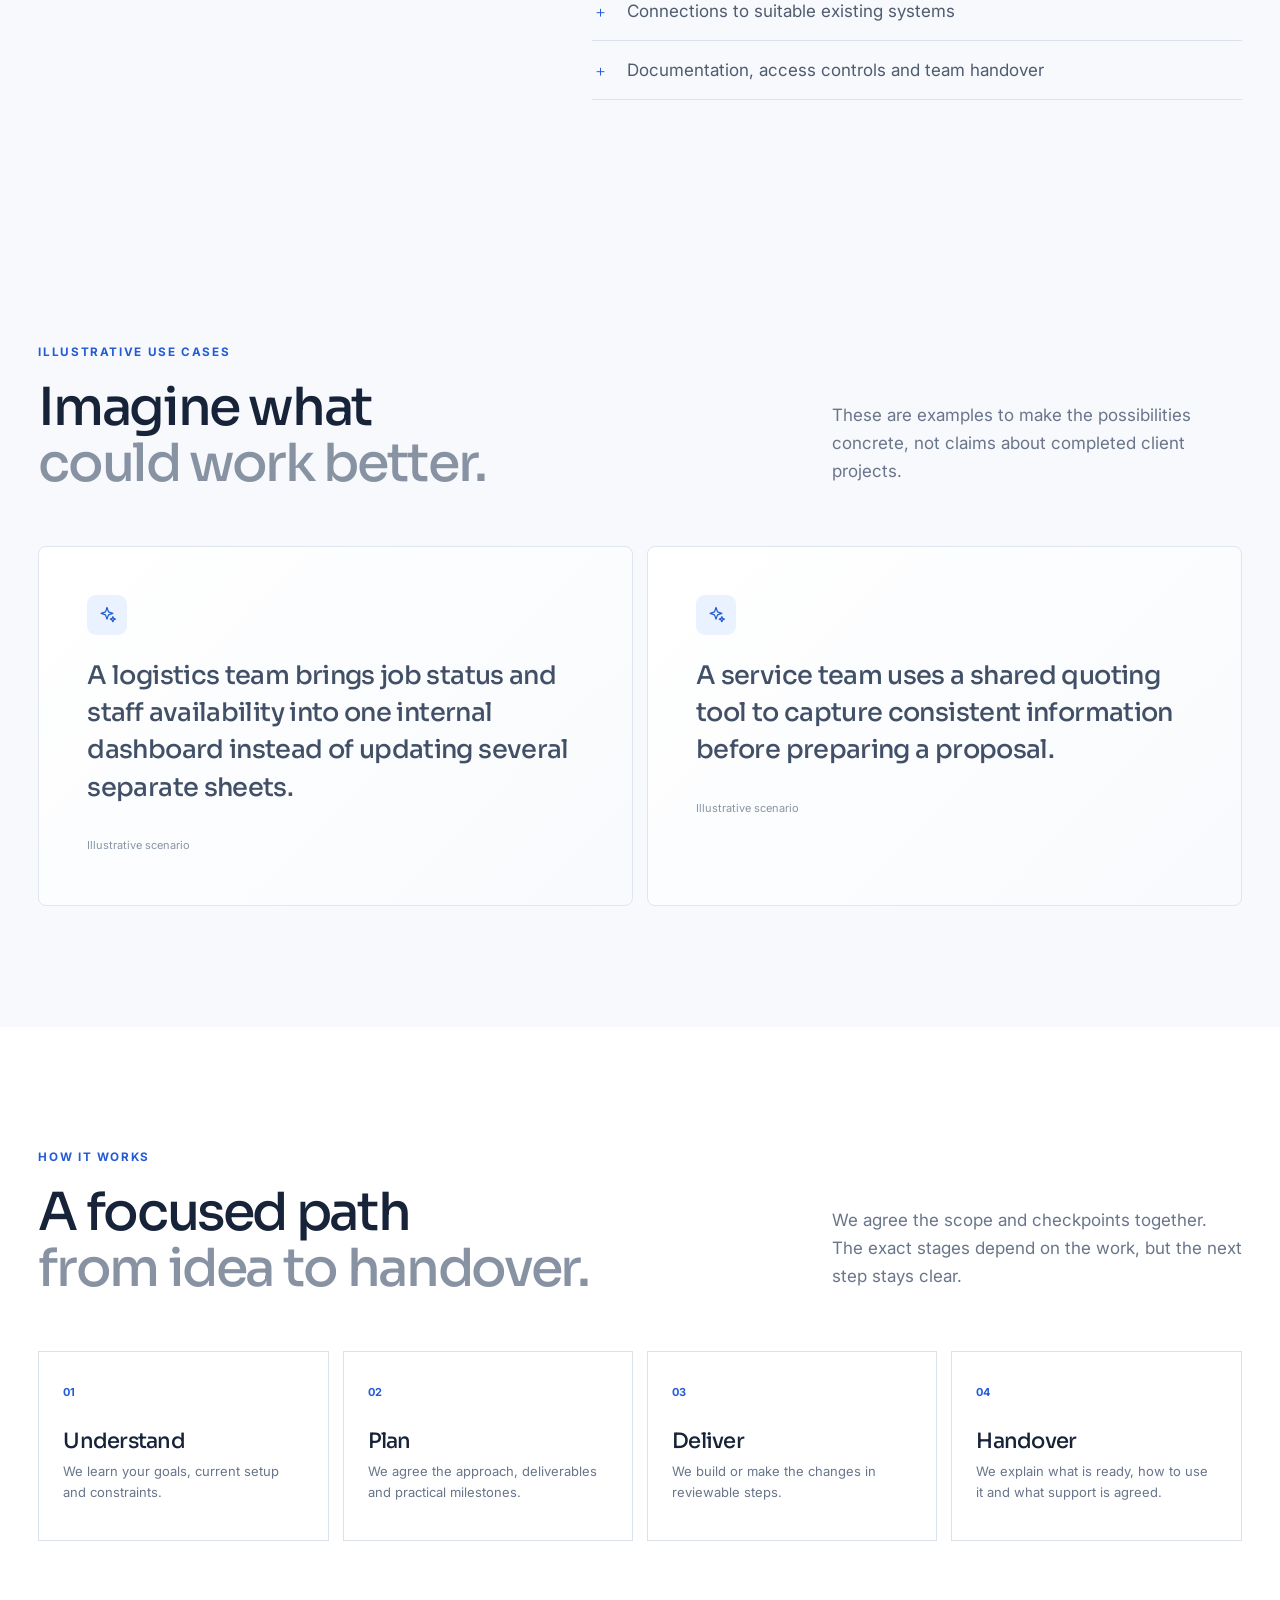
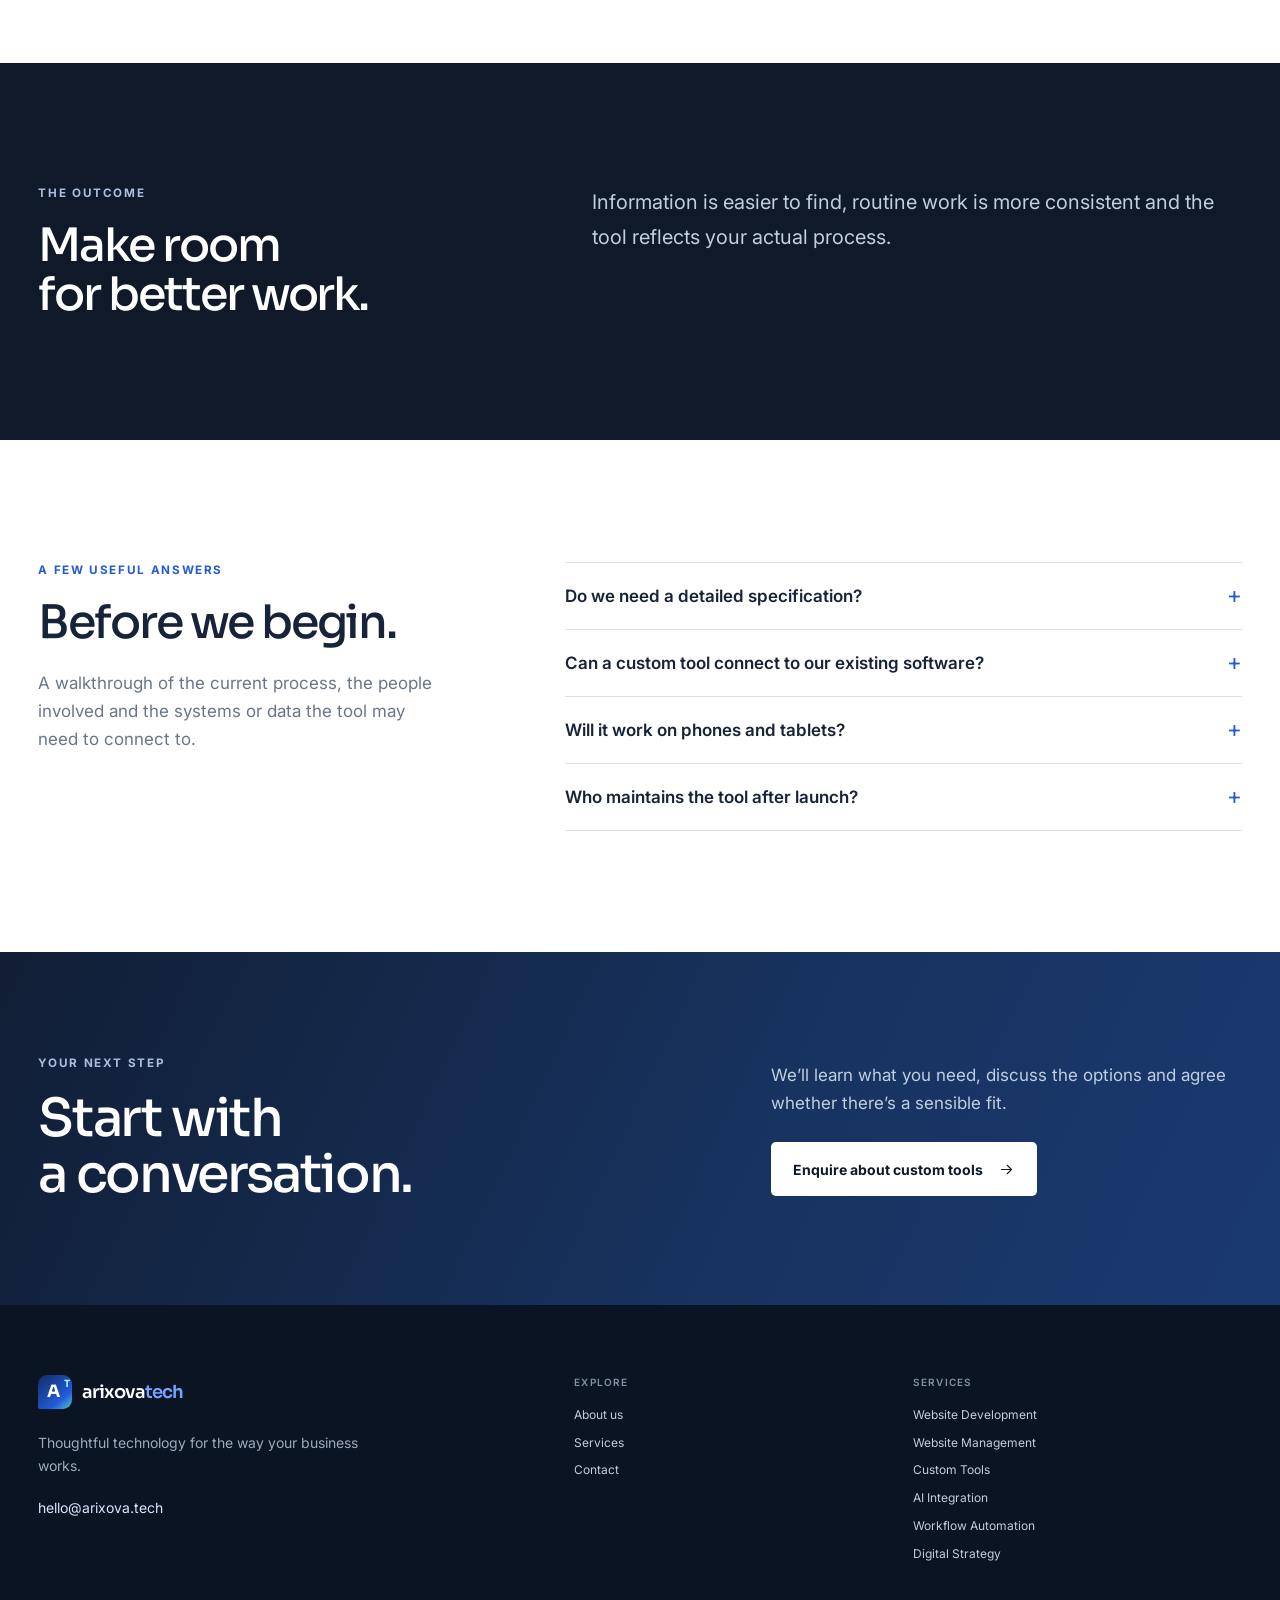
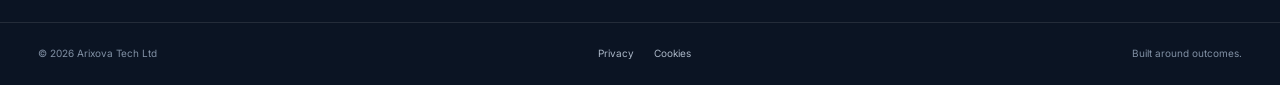
<file: services/custom-tools/index.html>
<!doctype html>
<html lang="en-GB">
<head>
  <meta charset="utf-8">
  <meta name="viewport" content="width=device-width, initial-scale=1">
  <meta name="theme-color" content="#0f192a">
  <meta name="description" content="Replace repetitive spreadsheets and disconnected processes with tools shaped around your work.">
  <meta property="og:type" content="website">
  <meta property="og:title" content="Custom Tools | Arixova Tech Ltd">
  <meta property="og:description" content="Replace repetitive spreadsheets and disconnected processes with tools shaped around your work.">
  <title>Custom Tools | Arixova Tech Ltd</title>
  <link rel="preconnect" href="https://fonts.googleapis.com">
  <link rel="preconnect" href="https://fonts.gstatic.com" crossorigin>
  <link href="https://fonts.googleapis.com/css2?family=Inter:wght@400;500;600;700&family=Sora:wght@400;500;600;700&display=swap" rel="stylesheet">
  <link rel="stylesheet" href="/site.css?v=2">
</head>
<body>

    <a class="skip-link" href="#main">Skip to content</a>
    <header class="site-header">
      <div class="container header-inner">
        <a class="brand brand-wordmark" href="/" aria-label="Arixova Tech home"><img src="/assets/arixova-logo.png?v=2" alt="Arixova Tech"></a>
        <button class="menu-toggle" type="button" aria-expanded="false" aria-controls="primary-navigation">
          <span class="sr-only">Open navigation</span><span class="menu-lines"></span>
        </button>
        <nav class="primary-nav" id="primary-navigation" aria-label="Main navigation">
          <a class="nav-link " href="/">Home</a>
          <div class="nav-group">
            <a class="nav-link is-current" href="/services/">Services</a>
            <div class="nav-dropdown"><a href="/services/web-development/">Website Development</a><a href="/services/website-management/">Website Management</a><a href="/services/custom-tools/">Custom Tools</a><a href="/services/ai-integration/">AI Integration</a><a href="/services/workflow-automation/">Workflow Automation</a><a href="/services/digital-strategy/">Digital Strategy</a></div>
          </div>
          <a class="nav-link " href="/about/">About</a>
          <a class="nav-link " href="/contact/">Contact</a>
          <a class="button button-small button-blue nav-cta" href="/contact/">Book a consultation <svg viewBox="0 0 24 24" aria-hidden="true" fill="none" stroke="currentColor" stroke-width="1.5" stroke-linecap="round" stroke-linejoin="round"><path d="M5 12h14M13 6l6 6-6 6"/></svg></a>
        </nav>
      </div>
    </header>
<main id="main">
        <section class="page-hero service-hero"><div class="container page-hero-inner"><nav class="breadcrumbs" aria-label="Breadcrumb"><a href="/">Home</a><span>/</span><a href="/services/">Services</a><span>/</span><span>Custom Tools</span></nav><p class="eyebrow">Arixova services / Custom Tools</p><h1>Make the way your business works easier to manage.</h1><p class="page-lead">When off-the-shelf software or spreadsheets no longer fit, we build practical internal tools around the people, information and processes you already have.</p><a class="button button-blue" href="/contact/?service=custom-tools">Discuss your project <svg viewBox="0 0 24 24" aria-hidden="true" fill="none" stroke="currentColor" stroke-width="1.5" stroke-linecap="round" stroke-linejoin="round"><path d="M5 12h14M13 6l6 6-6 6"/></svg></a></div></section>
        <section class="detail-section section-pad"><div class="container detail-grid"><div><p class="eyebrow">The challenge</p><h2>Does this sound familiar?</h2></div><ul class="check-list"><li>The same information is copied between spreadsheets and systems.</li><li>Staff depend on manual workarounds to get routine jobs done.</li><li>Managers cannot see the latest operational picture in one place.</li><li>Customers or colleagues need a secure way to submit or track information.</li></ul></div></section>
        <section class="detail-section detail-tint section-pad"><div class="container detail-grid"><div><p class="eyebrow">What we deliver</p><h2>Practical work.<br><span class="text-muted">Clearly scoped.</span></h2></div><ul class="deliver-list"><li>Internal dashboards and staff portals</li><li>Quoting, booking and calculation tools</li><li>Customer portals and structured data-entry forms</li><li>Connections to suitable existing systems</li><li>Documentation, access controls and team handover</li></ul></div></section>
        <section class="detail-section detail-tint section-pad"><div class="container"><div class="section-heading"><div><p class="eyebrow">Illustrative use cases</p><h2>Imagine what<br><span class="text-muted">could work better.</span></h2></div><p>These are examples to make the possibilities concrete, not claims about completed client projects.</p></div><div class="examples-grid"><article class="example-card"><span class="example-mark"><svg viewBox="0 0 24 24" aria-hidden="true" fill="none" stroke="currentColor" stroke-width="1.5" stroke-linecap="round" stroke-linejoin="round"><path d="m12 3 1.8 5.2L19 10l-5.2 1.8L12 17l-1.8-5.2L5 10l5.2-1.8L12 3Z"/><path d="m19 14 .9 2.1L22 17l-2.1.9L19 20l-.9-2.1L16 17l2.1-.9L19 14Z"/></svg></span><p>A logistics team brings job status and staff availability into one internal dashboard instead of updating several separate sheets.</p><small>Illustrative scenario</small></article><article class="example-card"><span class="example-mark"><svg viewBox="0 0 24 24" aria-hidden="true" fill="none" stroke="currentColor" stroke-width="1.5" stroke-linecap="round" stroke-linejoin="round"><path d="m12 3 1.8 5.2L19 10l-5.2 1.8L12 17l-1.8-5.2L5 10l5.2-1.8L12 3Z"/><path d="m19 14 .9 2.1L22 17l-2.1.9L19 20l-.9-2.1L16 17l2.1-.9L19 14Z"/></svg></span><p>A service team uses a shared quoting tool to capture consistent information before preparing a proposal.</p><small>Illustrative scenario</small></article></div></div></section>
        <section class="detail-section section-pad"><div class="container"><div class="section-heading"><div><p class="eyebrow">How it works</p><h2>A focused path<br><span class="text-muted">from idea to handover.</span></h2></div><p>We agree the scope and checkpoints together. The exact stages depend on the work, but the next step stays clear.</p></div><ol class="service-steps"><li><span>01</span><div><h3>Understand</h3><p>We learn your goals, current setup and constraints.</p></div></li><li><span>02</span><div><h3>Plan</h3><p>We agree the approach, deliverables and practical milestones.</p></div></li><li><span>03</span><div><h3>Deliver</h3><p>We build or make the changes in reviewable steps.</p></div></li><li><span>04</span><div><h3>Handover</h3><p>We explain what is ready, how to use it and what support is agreed.</p></div></li></ol></div></section>
        <section class="detail-section detail-dark section-pad"><div class="container detail-grid"><div><p class="eyebrow eyebrow-light">The outcome</p><h2>Make room<br>for better work.</h2></div><p class="dark-detail-copy">Information is easier to find, routine work is more consistent and the tool reflects your actual process.</p></div></section>
        <section class="detail-section section-pad"><div class="container faq-layout"><div><p class="eyebrow">A few useful answers</p><h2>Before we begin.</h2><p>A walkthrough of the current process, the people involved and the systems or data the tool may need to connect to.</p></div><div class="faq-list"><details class="faq-item"><summary>Do we need a detailed specification?<span aria-hidden="true">+</span></summary><p>No. A discovery session can turn your current process and pain points into a practical first scope.</p></details><details class="faq-item"><summary>Can a custom tool connect to our existing software?<span aria-hidden="true">+</span></summary><p>That depends on the systems and the access they provide. We check integration options early and explain any limitations.</p></details><details class="faq-item"><summary>Will it work on phones and tablets?<span aria-hidden="true">+</span></summary><p>We agree the devices and tasks it needs to support, then design the interface around them.</p></details><details class="faq-item"><summary>Who maintains the tool after launch?<span aria-hidden="true">+</span></summary><p>Support and ownership arrangements are agreed before development, so you know how updates will be handled.</p></details></div></div></section>
        <section class="cta-band"><div class="container cta-layout"><div><p class="eyebrow eyebrow-light">Your next step</p><h2>Start with<br>a conversation.</h2></div><div><p>We’ll learn what you need, discuss the options and agree whether there’s a sensible fit.</p><a class="button button-light" href="/contact/?service=custom-tools">Enquire about custom tools <svg viewBox="0 0 24 24" aria-hidden="true" fill="none" stroke="currentColor" stroke-width="1.5" stroke-linecap="round" stroke-linejoin="round"><path d="M5 12h14M13 6l6 6-6 6"/></svg></a></div></div></section></main>

    <footer class="site-footer">
      <div class="container footer-main">
        <div class="footer-brand">
          <a class="brand brand-light" href="/" aria-label="Arixova Tech home"><span class="brand-mark"><span>A</span><i>T</i></span><span class="brand-name">arixova<span>tech</span></span></a>
          <p>Thoughtful technology for the way your business works.</p>
          <a class="footer-email" href="mailto:hello@arixova.tech">hello@arixova.tech</a>
        </div>
        <div class="footer-links"><h2>Explore</h2><a href="/about/">About us</a><a href="/services/">Services</a><a href="/contact/">Contact</a></div>
        <div class="footer-links"><h2>Services</h2><a href="/services/web-development/">Website Development</a><a href="/services/website-management/">Website Management</a><a href="/services/custom-tools/">Custom Tools</a><a href="/services/ai-integration/">AI Integration</a><a href="/services/workflow-automation/">Workflow Automation</a><a href="/services/digital-strategy/">Digital Strategy</a></div>
      </div>
      <div class="container footer-bottom"><span>© <span data-year>2026</span> Arixova Tech Ltd</span><div><a href="/privacy/">Privacy</a><a href="/cookies/">Cookies</a></div><span>Built around outcomes.</span></div>
    </footer>
    <script src="/site.js" defer></script>
</body>
</html>
</file>
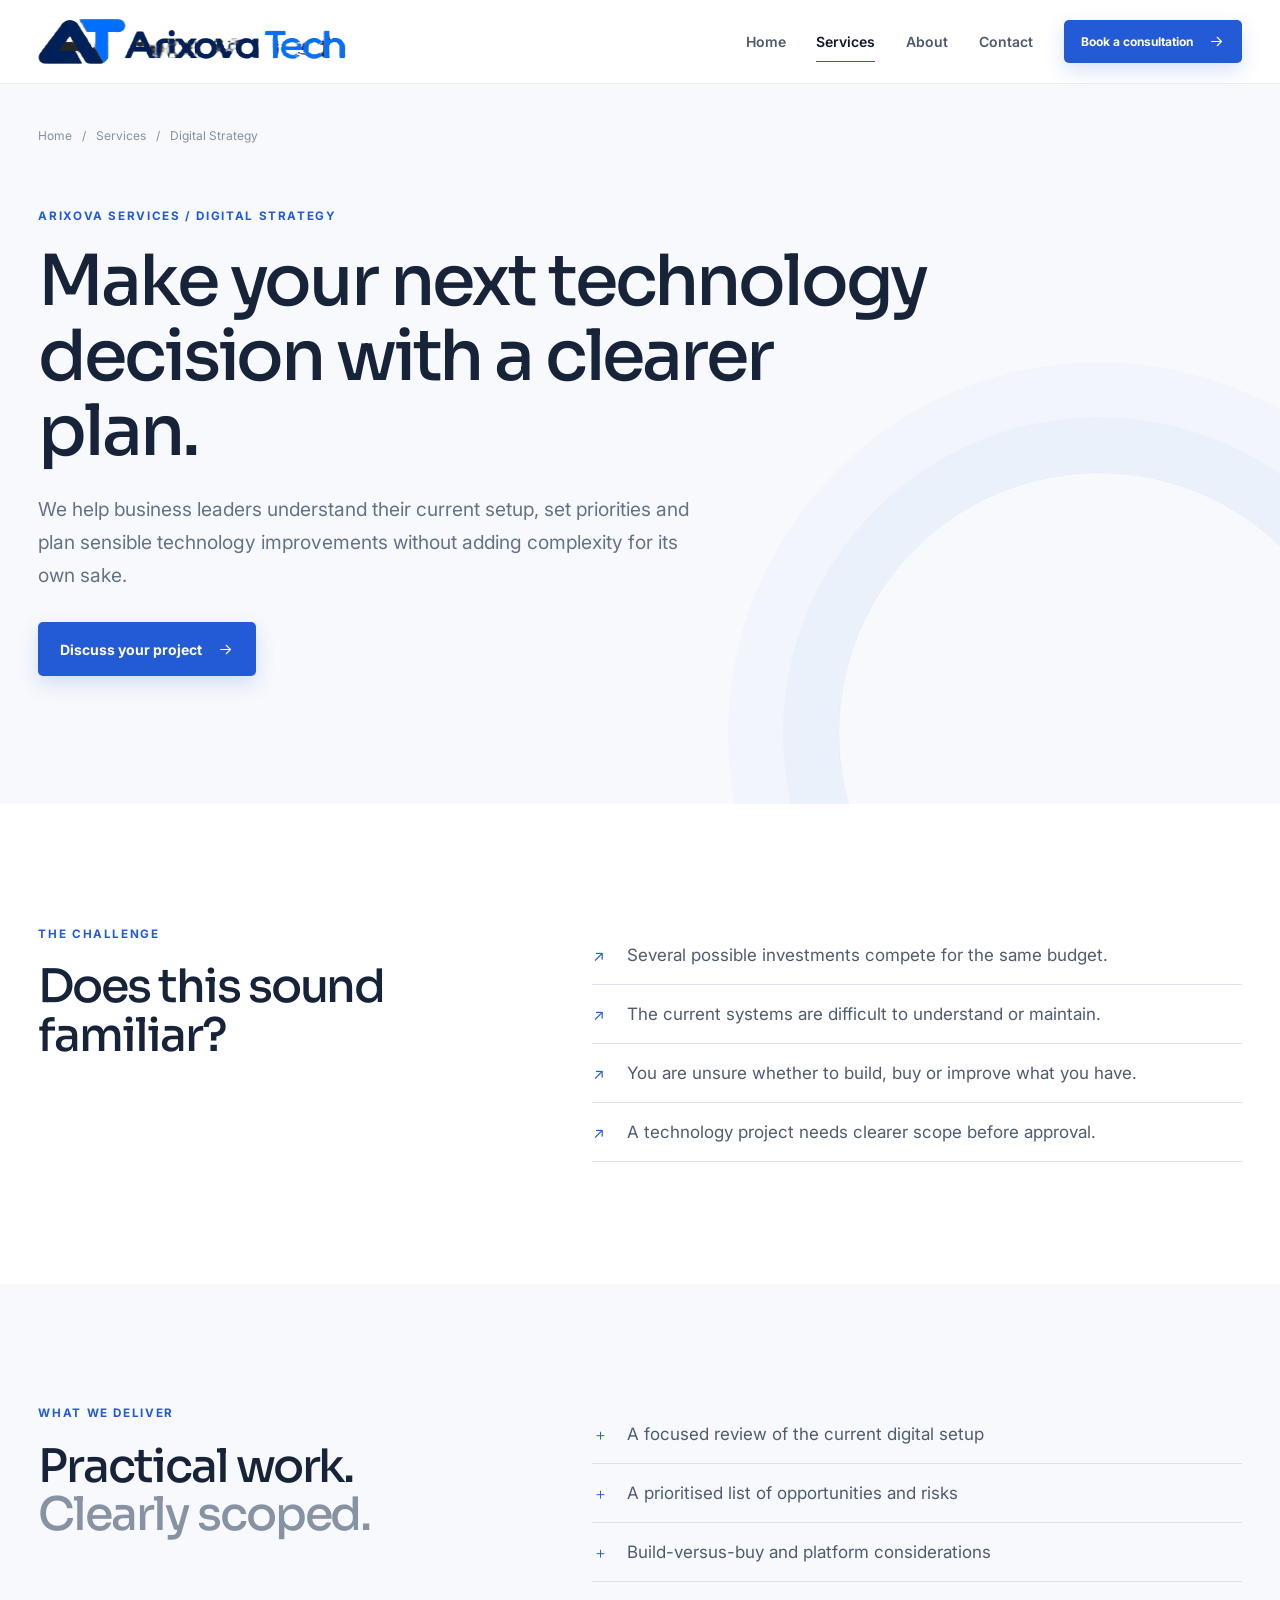
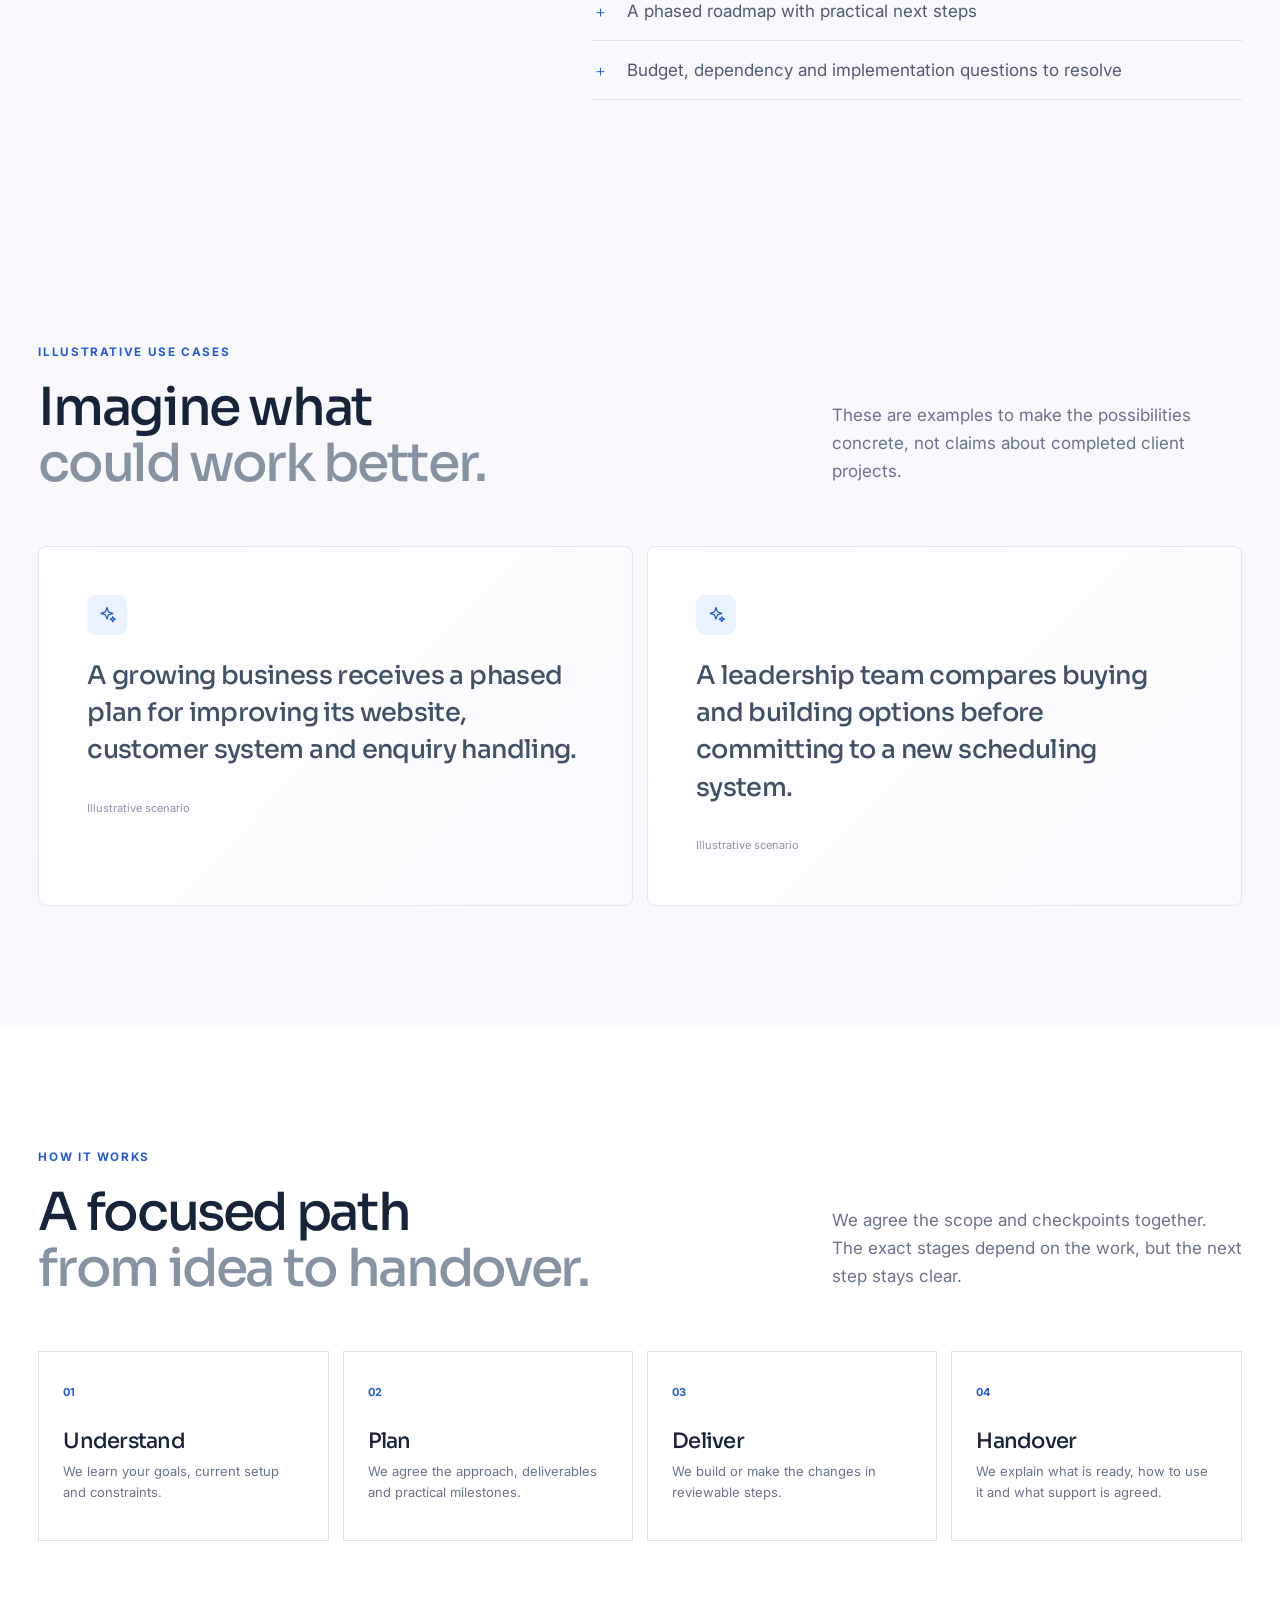
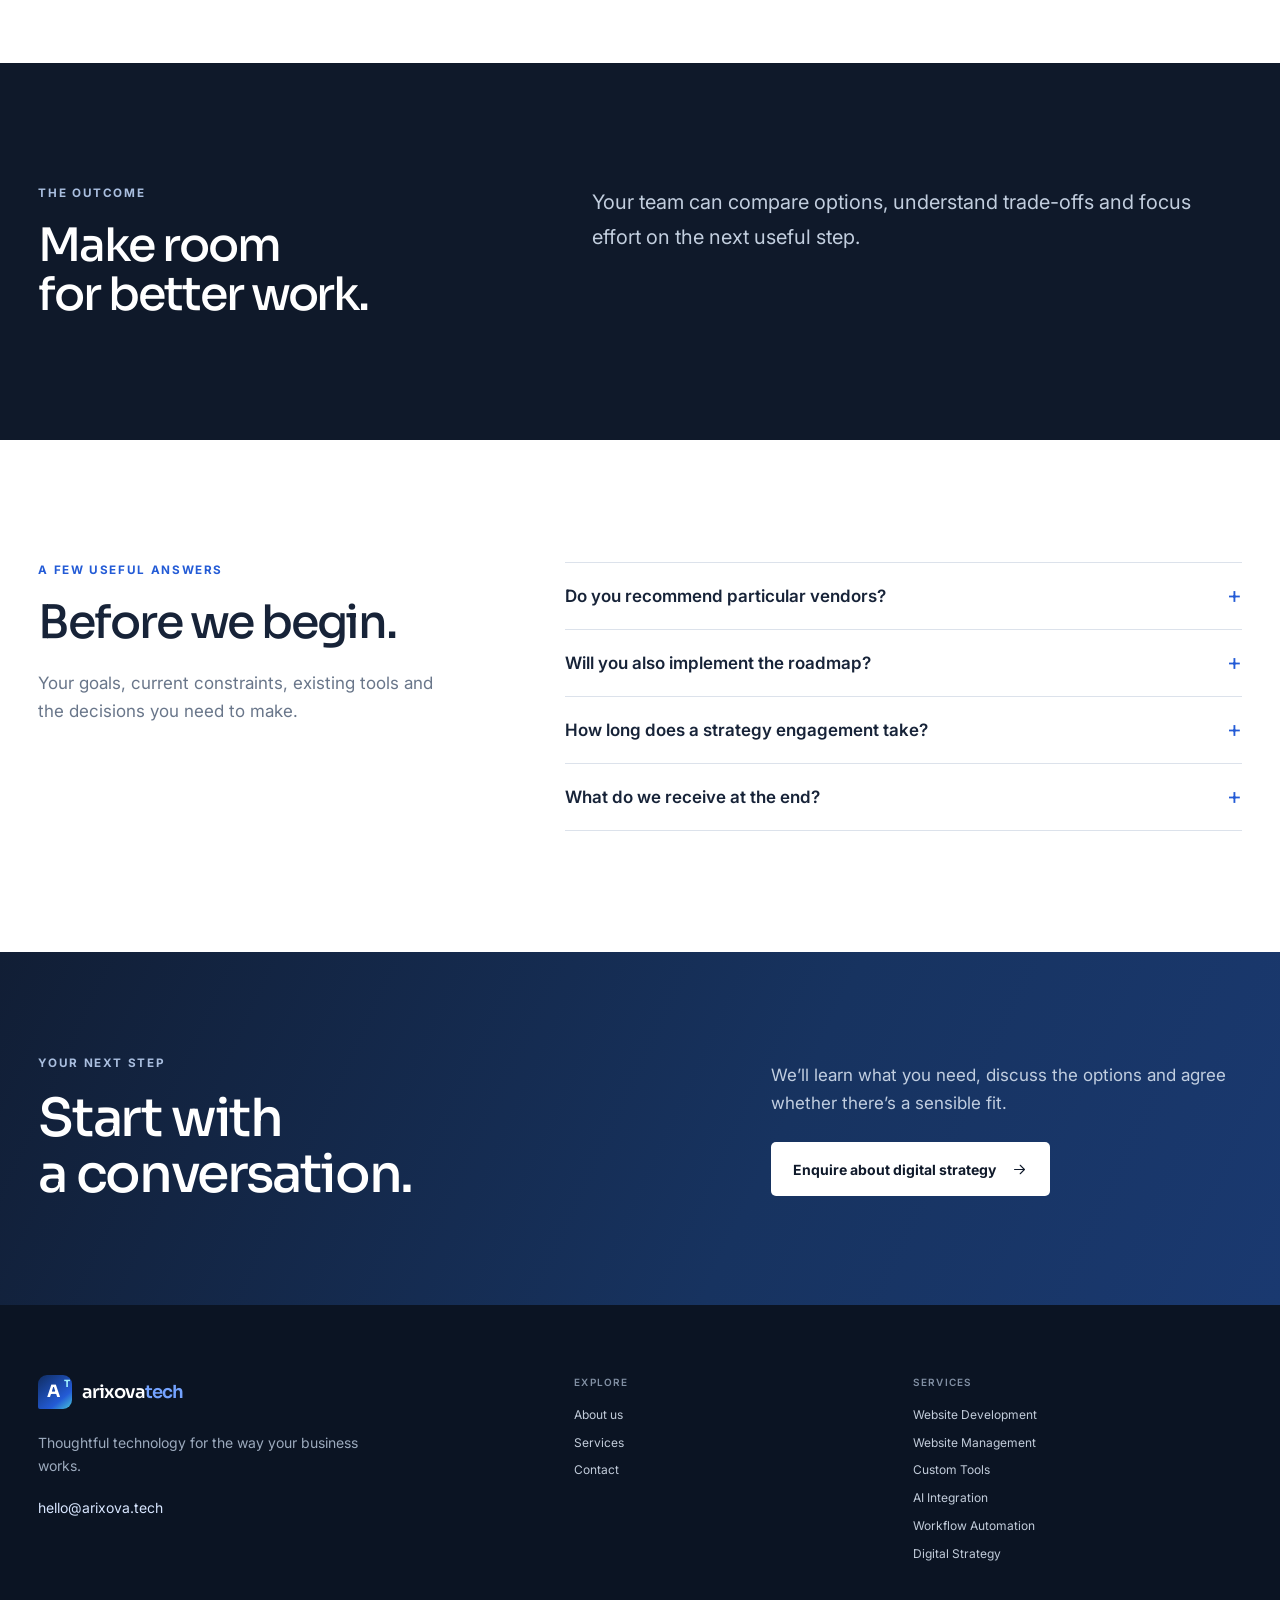
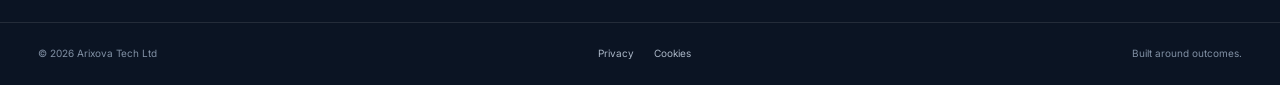
<file: services/digital-strategy/index.html>
<!doctype html>
<html lang="en-GB">
<head>
  <meta charset="utf-8">
  <meta name="viewport" content="width=device-width, initial-scale=1">
  <meta name="theme-color" content="#0f192a">
  <meta name="description" content="Decide what to improve, build or automate first—with a plan your team can act on.">
  <meta property="og:type" content="website">
  <meta property="og:title" content="Digital Strategy | Arixova Tech Ltd">
  <meta property="og:description" content="Decide what to improve, build or automate first—with a plan your team can act on.">
  <title>Digital Strategy | Arixova Tech Ltd</title>
  <link rel="preconnect" href="https://fonts.googleapis.com">
  <link rel="preconnect" href="https://fonts.gstatic.com" crossorigin>
  <link href="https://fonts.googleapis.com/css2?family=Inter:wght@400;500;600;700&family=Sora:wght@400;500;600;700&display=swap" rel="stylesheet">
  <link rel="stylesheet" href="/site.css?v=2">
</head>
<body>

    <a class="skip-link" href="#main">Skip to content</a>
    <header class="site-header">
      <div class="container header-inner">
        <a class="brand brand-wordmark" href="/" aria-label="Arixova Tech home"><img src="/assets/arixova-logo.png?v=2" alt="Arixova Tech"></a>
        <button class="menu-toggle" type="button" aria-expanded="false" aria-controls="primary-navigation">
          <span class="sr-only">Open navigation</span><span class="menu-lines"></span>
        </button>
        <nav class="primary-nav" id="primary-navigation" aria-label="Main navigation">
          <a class="nav-link " href="/">Home</a>
          <div class="nav-group">
            <a class="nav-link is-current" href="/services/">Services</a>
            <div class="nav-dropdown"><a href="/services/web-development/">Website Development</a><a href="/services/website-management/">Website Management</a><a href="/services/custom-tools/">Custom Tools</a><a href="/services/ai-integration/">AI Integration</a><a href="/services/workflow-automation/">Workflow Automation</a><a href="/services/digital-strategy/">Digital Strategy</a></div>
          </div>
          <a class="nav-link " href="/about/">About</a>
          <a class="nav-link " href="/contact/">Contact</a>
          <a class="button button-small button-blue nav-cta" href="/contact/">Book a consultation <svg viewBox="0 0 24 24" aria-hidden="true" fill="none" stroke="currentColor" stroke-width="1.5" stroke-linecap="round" stroke-linejoin="round"><path d="M5 12h14M13 6l6 6-6 6"/></svg></a>
        </nav>
      </div>
    </header>
<main id="main">
        <section class="page-hero service-hero"><div class="container page-hero-inner"><nav class="breadcrumbs" aria-label="Breadcrumb"><a href="/">Home</a><span>/</span><a href="/services/">Services</a><span>/</span><span>Digital Strategy</span></nav><p class="eyebrow">Arixova services / Digital Strategy</p><h1>Make your next technology decision with a clearer plan.</h1><p class="page-lead">We help business leaders understand their current setup, set priorities and plan sensible technology improvements without adding complexity for its own sake.</p><a class="button button-blue" href="/contact/?service=digital-strategy">Discuss your project <svg viewBox="0 0 24 24" aria-hidden="true" fill="none" stroke="currentColor" stroke-width="1.5" stroke-linecap="round" stroke-linejoin="round"><path d="M5 12h14M13 6l6 6-6 6"/></svg></a></div></section>
        <section class="detail-section section-pad"><div class="container detail-grid"><div><p class="eyebrow">The challenge</p><h2>Does this sound familiar?</h2></div><ul class="check-list"><li>Several possible investments compete for the same budget.</li><li>The current systems are difficult to understand or maintain.</li><li>You are unsure whether to build, buy or improve what you have.</li><li>A technology project needs clearer scope before approval.</li></ul></div></section>
        <section class="detail-section detail-tint section-pad"><div class="container detail-grid"><div><p class="eyebrow">What we deliver</p><h2>Practical work.<br><span class="text-muted">Clearly scoped.</span></h2></div><ul class="deliver-list"><li>A focused review of the current digital setup</li><li>A prioritised list of opportunities and risks</li><li>Build-versus-buy and platform considerations</li><li>A phased roadmap with practical next steps</li><li>Budget, dependency and implementation questions to resolve</li></ul></div></section>
        <section class="detail-section detail-tint section-pad"><div class="container"><div class="section-heading"><div><p class="eyebrow">Illustrative use cases</p><h2>Imagine what<br><span class="text-muted">could work better.</span></h2></div><p>These are examples to make the possibilities concrete, not claims about completed client projects.</p></div><div class="examples-grid"><article class="example-card"><span class="example-mark"><svg viewBox="0 0 24 24" aria-hidden="true" fill="none" stroke="currentColor" stroke-width="1.5" stroke-linecap="round" stroke-linejoin="round"><path d="m12 3 1.8 5.2L19 10l-5.2 1.8L12 17l-1.8-5.2L5 10l5.2-1.8L12 3Z"/><path d="m19 14 .9 2.1L22 17l-2.1.9L19 20l-.9-2.1L16 17l2.1-.9L19 14Z"/></svg></span><p>A growing business receives a phased plan for improving its website, customer system and enquiry handling.</p><small>Illustrative scenario</small></article><article class="example-card"><span class="example-mark"><svg viewBox="0 0 24 24" aria-hidden="true" fill="none" stroke="currentColor" stroke-width="1.5" stroke-linecap="round" stroke-linejoin="round"><path d="m12 3 1.8 5.2L19 10l-5.2 1.8L12 17l-1.8-5.2L5 10l5.2-1.8L12 3Z"/><path d="m19 14 .9 2.1L22 17l-2.1.9L19 20l-.9-2.1L16 17l2.1-.9L19 14Z"/></svg></span><p>A leadership team compares buying and building options before committing to a new scheduling system.</p><small>Illustrative scenario</small></article></div></div></section>
        <section class="detail-section section-pad"><div class="container"><div class="section-heading"><div><p class="eyebrow">How it works</p><h2>A focused path<br><span class="text-muted">from idea to handover.</span></h2></div><p>We agree the scope and checkpoints together. The exact stages depend on the work, but the next step stays clear.</p></div><ol class="service-steps"><li><span>01</span><div><h3>Understand</h3><p>We learn your goals, current setup and constraints.</p></div></li><li><span>02</span><div><h3>Plan</h3><p>We agree the approach, deliverables and practical milestones.</p></div></li><li><span>03</span><div><h3>Deliver</h3><p>We build or make the changes in reviewable steps.</p></div></li><li><span>04</span><div><h3>Handover</h3><p>We explain what is ready, how to use it and what support is agreed.</p></div></li></ol></div></section>
        <section class="detail-section detail-dark section-pad"><div class="container detail-grid"><div><p class="eyebrow eyebrow-light">The outcome</p><h2>Make room<br>for better work.</h2></div><p class="dark-detail-copy">Your team can compare options, understand trade-offs and focus effort on the next useful step.</p></div></section>
        <section class="detail-section section-pad"><div class="container faq-layout"><div><p class="eyebrow">A few useful answers</p><h2>Before we begin.</h2><p>Your goals, current constraints, existing tools and the decisions you need to make.</p></div><div class="faq-list"><details class="faq-item"><summary>Do you recommend particular vendors?<span aria-hidden="true">+</span></summary><p>Recommendations are based on the needs and constraints discussed. We explain the reasoning and relevant trade-offs.</p></details><details class="faq-item"><summary>Will you also implement the roadmap?<span aria-hidden="true">+</span></summary><p>That can be discussed, but the strategy work is useful on its own and does not commit you to implementation.</p></details><details class="faq-item"><summary>How long does a strategy engagement take?<span aria-hidden="true">+</span></summary><p>It depends on the number of systems and stakeholders. We agree the scope and schedule before starting.</p></details><details class="faq-item"><summary>What do we receive at the end?<span aria-hidden="true">+</span></summary><p>The outputs are agreed up front and may include findings, priorities, decision notes and an implementation roadmap.</p></details></div></div></section>
        <section class="cta-band"><div class="container cta-layout"><div><p class="eyebrow eyebrow-light">Your next step</p><h2>Start with<br>a conversation.</h2></div><div><p>We’ll learn what you need, discuss the options and agree whether there’s a sensible fit.</p><a class="button button-light" href="/contact/?service=digital-strategy">Enquire about digital strategy <svg viewBox="0 0 24 24" aria-hidden="true" fill="none" stroke="currentColor" stroke-width="1.5" stroke-linecap="round" stroke-linejoin="round"><path d="M5 12h14M13 6l6 6-6 6"/></svg></a></div></div></section></main>

    <footer class="site-footer">
      <div class="container footer-main">
        <div class="footer-brand">
          <a class="brand brand-light" href="/" aria-label="Arixova Tech home"><span class="brand-mark"><span>A</span><i>T</i></span><span class="brand-name">arixova<span>tech</span></span></a>
          <p>Thoughtful technology for the way your business works.</p>
          <a class="footer-email" href="mailto:hello@arixova.tech">hello@arixova.tech</a>
        </div>
        <div class="footer-links"><h2>Explore</h2><a href="/about/">About us</a><a href="/services/">Services</a><a href="/contact/">Contact</a></div>
        <div class="footer-links"><h2>Services</h2><a href="/services/web-development/">Website Development</a><a href="/services/website-management/">Website Management</a><a href="/services/custom-tools/">Custom Tools</a><a href="/services/ai-integration/">AI Integration</a><a href="/services/workflow-automation/">Workflow Automation</a><a href="/services/digital-strategy/">Digital Strategy</a></div>
      </div>
      <div class="container footer-bottom"><span>© <span data-year>2026</span> Arixova Tech Ltd</span><div><a href="/privacy/">Privacy</a><a href="/cookies/">Cookies</a></div><span>Built around outcomes.</span></div>
    </footer>
    <script src="/site.js" defer></script>
</body>
</html>
</file>
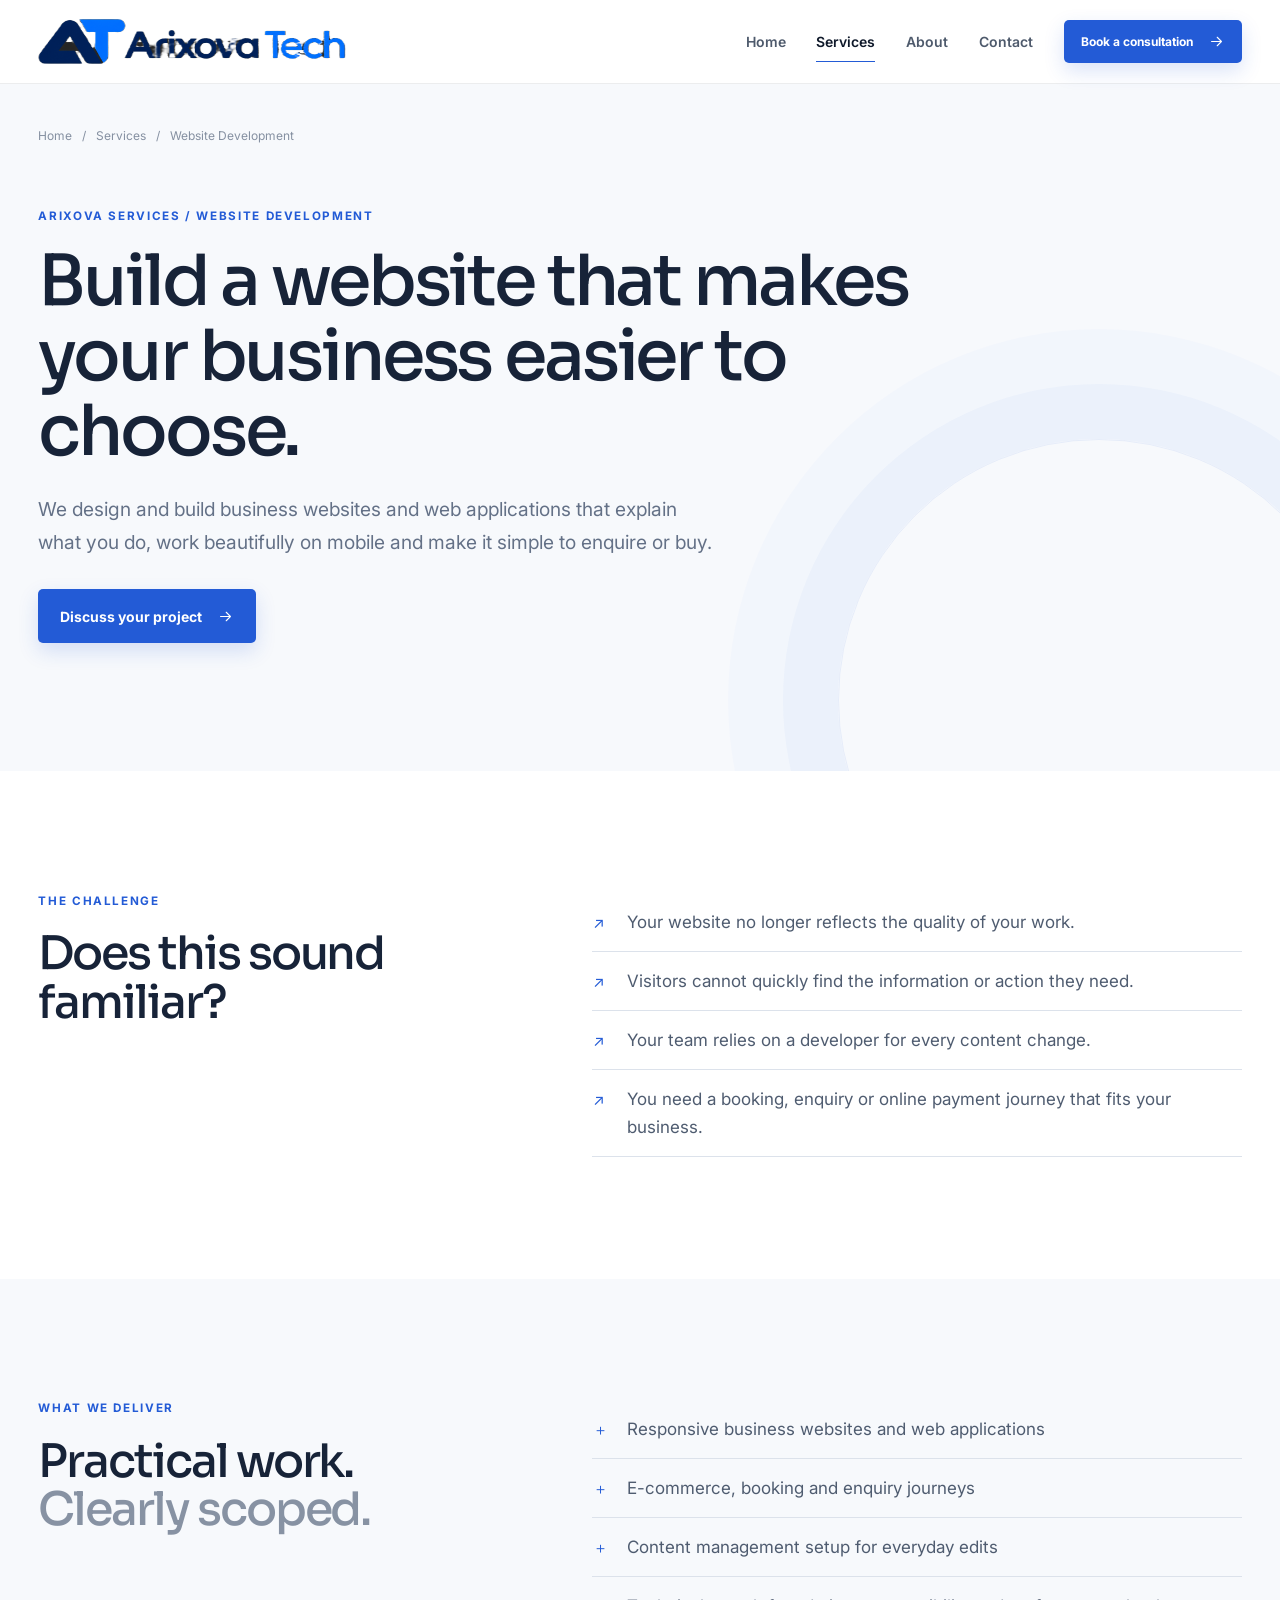
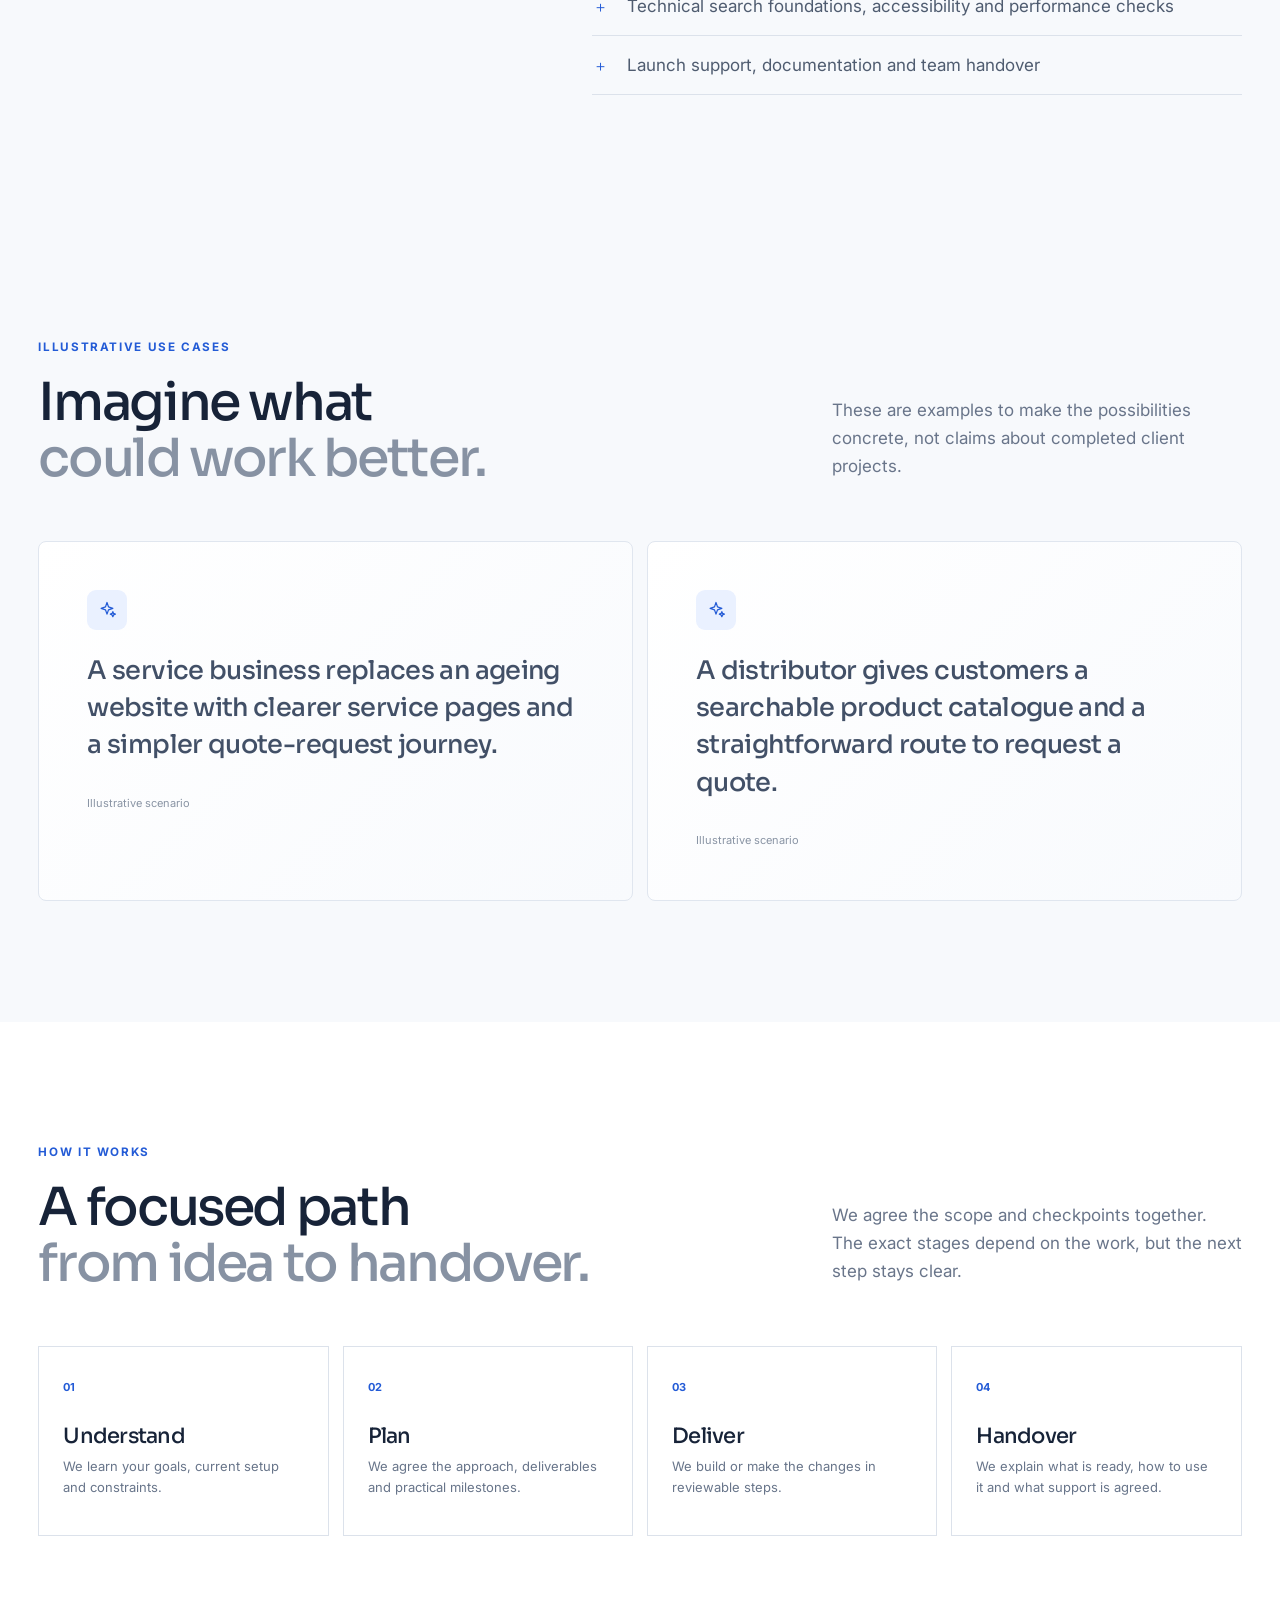
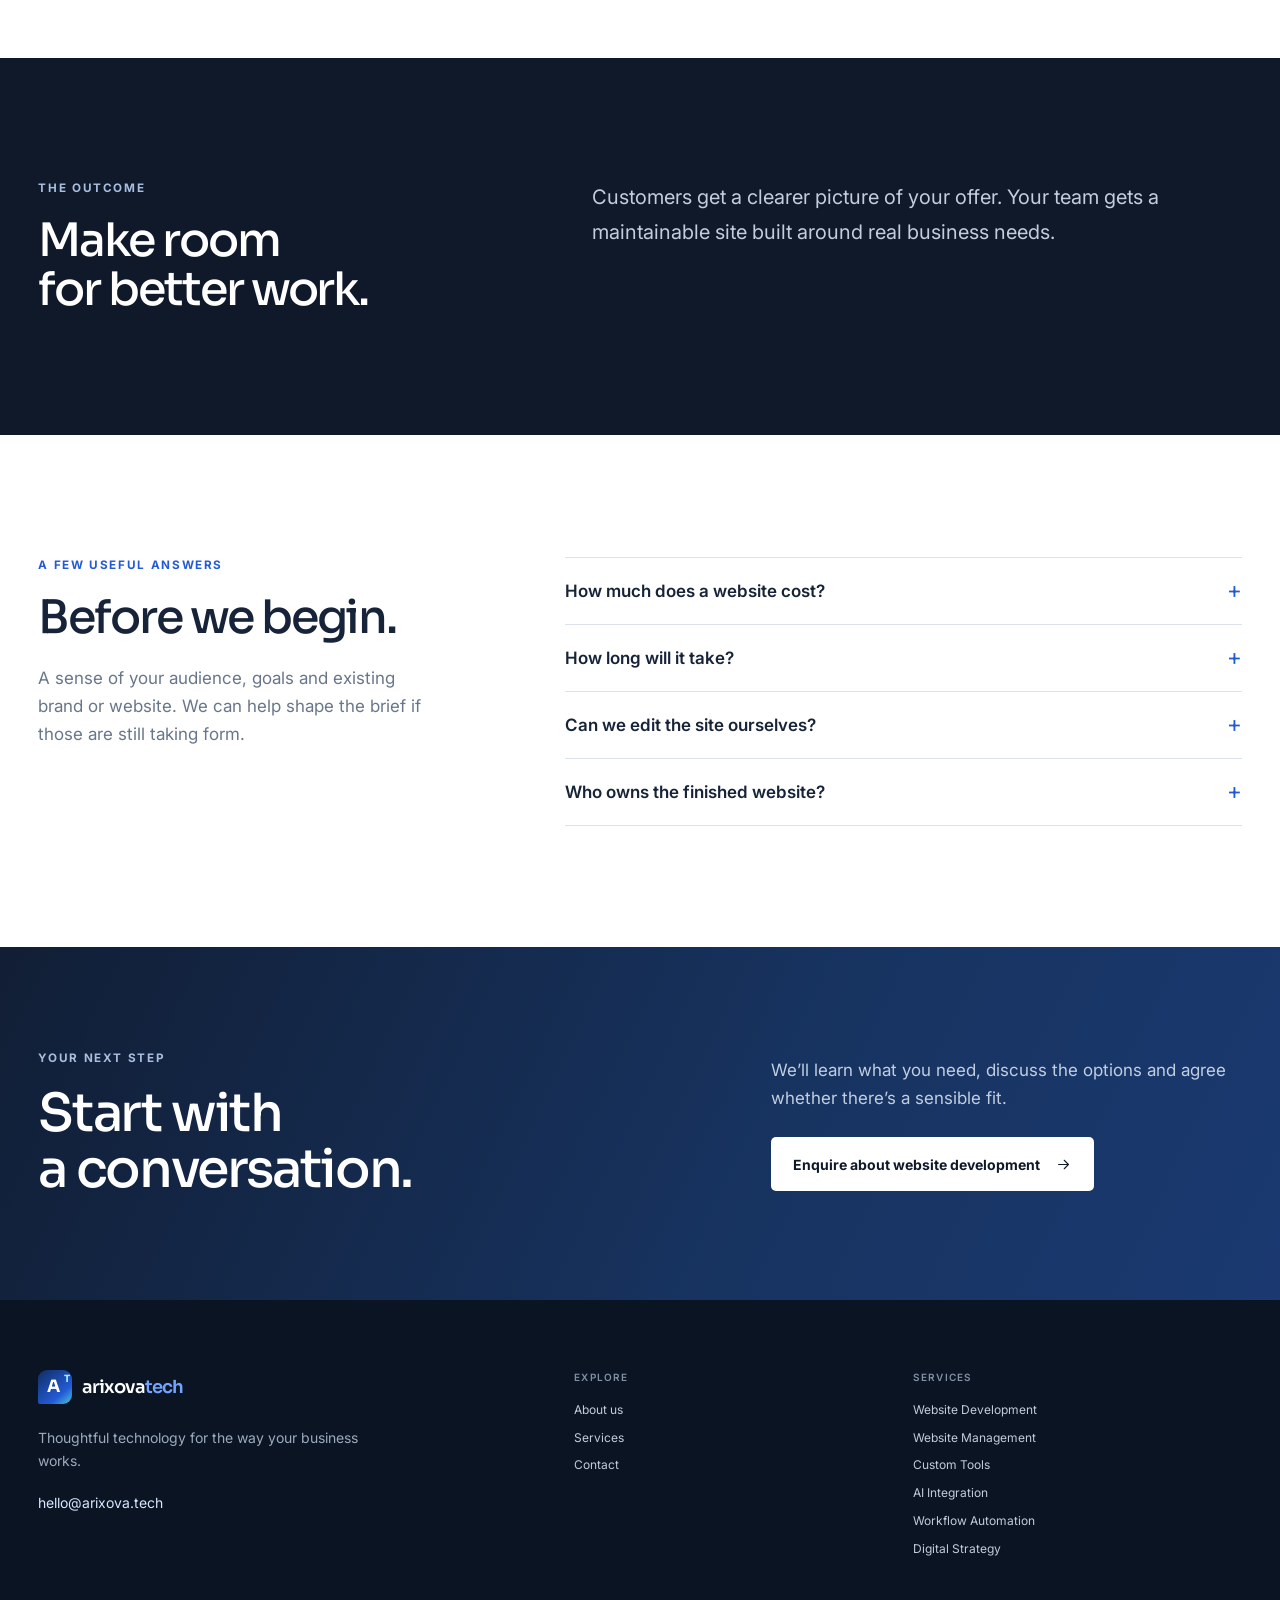
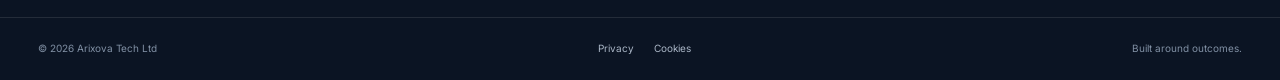
<file: services/web-development/index.html>
<!doctype html>
<html lang="en-GB">
<head>
  <meta charset="utf-8">
  <meta name="viewport" content="width=device-width, initial-scale=1">
  <meta name="theme-color" content="#0f192a">
  <meta name="description" content="A clear, fast website that helps the right customers take the next step.">
  <meta property="og:type" content="website">
  <meta property="og:title" content="Website Development | Arixova Tech Ltd">
  <meta property="og:description" content="A clear, fast website that helps the right customers take the next step.">
  <title>Website Development | Arixova Tech Ltd</title>
  <link rel="preconnect" href="https://fonts.googleapis.com">
  <link rel="preconnect" href="https://fonts.gstatic.com" crossorigin>
  <link href="https://fonts.googleapis.com/css2?family=Inter:wght@400;500;600;700&family=Sora:wght@400;500;600;700&display=swap" rel="stylesheet">
  <link rel="stylesheet" href="/site.css?v=2">
</head>
<body>

    <a class="skip-link" href="#main">Skip to content</a>
    <header class="site-header">
      <div class="container header-inner">
        <a class="brand brand-wordmark" href="/" aria-label="Arixova Tech home"><img src="/assets/arixova-logo.png?v=2" alt="Arixova Tech"></a>
        <button class="menu-toggle" type="button" aria-expanded="false" aria-controls="primary-navigation">
          <span class="sr-only">Open navigation</span><span class="menu-lines"></span>
        </button>
        <nav class="primary-nav" id="primary-navigation" aria-label="Main navigation">
          <a class="nav-link " href="/">Home</a>
          <div class="nav-group">
            <a class="nav-link is-current" href="/services/">Services</a>
            <div class="nav-dropdown"><a href="/services/web-development/">Website Development</a><a href="/services/website-management/">Website Management</a><a href="/services/custom-tools/">Custom Tools</a><a href="/services/ai-integration/">AI Integration</a><a href="/services/workflow-automation/">Workflow Automation</a><a href="/services/digital-strategy/">Digital Strategy</a></div>
          </div>
          <a class="nav-link " href="/about/">About</a>
          <a class="nav-link " href="/contact/">Contact</a>
          <a class="button button-small button-blue nav-cta" href="/contact/">Book a consultation <svg viewBox="0 0 24 24" aria-hidden="true" fill="none" stroke="currentColor" stroke-width="1.5" stroke-linecap="round" stroke-linejoin="round"><path d="M5 12h14M13 6l6 6-6 6"/></svg></a>
        </nav>
      </div>
    </header>
<main id="main">
        <section class="page-hero service-hero"><div class="container page-hero-inner"><nav class="breadcrumbs" aria-label="Breadcrumb"><a href="/">Home</a><span>/</span><a href="/services/">Services</a><span>/</span><span>Website Development</span></nav><p class="eyebrow">Arixova services / Website Development</p><h1>Build a website that makes your business easier to choose.</h1><p class="page-lead">We design and build business websites and web applications that explain what you do, work beautifully on mobile and make it simple to enquire or buy.</p><a class="button button-blue" href="/contact/?service=web-development">Discuss your project <svg viewBox="0 0 24 24" aria-hidden="true" fill="none" stroke="currentColor" stroke-width="1.5" stroke-linecap="round" stroke-linejoin="round"><path d="M5 12h14M13 6l6 6-6 6"/></svg></a></div></section>
        <section class="detail-section section-pad"><div class="container detail-grid"><div><p class="eyebrow">The challenge</p><h2>Does this sound familiar?</h2></div><ul class="check-list"><li>Your website no longer reflects the quality of your work.</li><li>Visitors cannot quickly find the information or action they need.</li><li>Your team relies on a developer for every content change.</li><li>You need a booking, enquiry or online payment journey that fits your business.</li></ul></div></section>
        <section class="detail-section detail-tint section-pad"><div class="container detail-grid"><div><p class="eyebrow">What we deliver</p><h2>Practical work.<br><span class="text-muted">Clearly scoped.</span></h2></div><ul class="deliver-list"><li>Responsive business websites and web applications</li><li>E-commerce, booking and enquiry journeys</li><li>Content management setup for everyday edits</li><li>Technical search foundations, accessibility and performance checks</li><li>Launch support, documentation and team handover</li></ul></div></section>
        <section class="detail-section detail-tint section-pad"><div class="container"><div class="section-heading"><div><p class="eyebrow">Illustrative use cases</p><h2>Imagine what<br><span class="text-muted">could work better.</span></h2></div><p>These are examples to make the possibilities concrete, not claims about completed client projects.</p></div><div class="examples-grid"><article class="example-card"><span class="example-mark"><svg viewBox="0 0 24 24" aria-hidden="true" fill="none" stroke="currentColor" stroke-width="1.5" stroke-linecap="round" stroke-linejoin="round"><path d="m12 3 1.8 5.2L19 10l-5.2 1.8L12 17l-1.8-5.2L5 10l5.2-1.8L12 3Z"/><path d="m19 14 .9 2.1L22 17l-2.1.9L19 20l-.9-2.1L16 17l2.1-.9L19 14Z"/></svg></span><p>A service business replaces an ageing website with clearer service pages and a simpler quote-request journey.</p><small>Illustrative scenario</small></article><article class="example-card"><span class="example-mark"><svg viewBox="0 0 24 24" aria-hidden="true" fill="none" stroke="currentColor" stroke-width="1.5" stroke-linecap="round" stroke-linejoin="round"><path d="m12 3 1.8 5.2L19 10l-5.2 1.8L12 17l-1.8-5.2L5 10l5.2-1.8L12 3Z"/><path d="m19 14 .9 2.1L22 17l-2.1.9L19 20l-.9-2.1L16 17l2.1-.9L19 14Z"/></svg></span><p>A distributor gives customers a searchable product catalogue and a straightforward route to request a quote.</p><small>Illustrative scenario</small></article></div></div></section>
        <section class="detail-section section-pad"><div class="container"><div class="section-heading"><div><p class="eyebrow">How it works</p><h2>A focused path<br><span class="text-muted">from idea to handover.</span></h2></div><p>We agree the scope and checkpoints together. The exact stages depend on the work, but the next step stays clear.</p></div><ol class="service-steps"><li><span>01</span><div><h3>Understand</h3><p>We learn your goals, current setup and constraints.</p></div></li><li><span>02</span><div><h3>Plan</h3><p>We agree the approach, deliverables and practical milestones.</p></div></li><li><span>03</span><div><h3>Deliver</h3><p>We build or make the changes in reviewable steps.</p></div></li><li><span>04</span><div><h3>Handover</h3><p>We explain what is ready, how to use it and what support is agreed.</p></div></li></ol></div></section>
        <section class="detail-section detail-dark section-pad"><div class="container detail-grid"><div><p class="eyebrow eyebrow-light">The outcome</p><h2>Make room<br>for better work.</h2></div><p class="dark-detail-copy">Customers get a clearer picture of your offer. Your team gets a maintainable site built around real business needs.</p></div></section>
        <section class="detail-section section-pad"><div class="container faq-layout"><div><p class="eyebrow">A few useful answers</p><h2>Before we begin.</h2><p>A sense of your audience, goals and existing brand or website. We can help shape the brief if those are still taking form.</p></div><div class="faq-list"><details class="faq-item"><summary>How much does a website cost?<span aria-hidden="true">+</span></summary><p>The cost depends on the pages, integrations and features involved. We agree a clear scope and quote before work begins.</p></details><details class="faq-item"><summary>How long will it take?<span aria-hidden="true">+</span></summary><p>Timing depends on the scope and how quickly content and feedback are available. We set a realistic schedule after discovery.</p></details><details class="faq-item"><summary>Can we edit the site ourselves?<span aria-hidden="true">+</span></summary><p>Yes. Where appropriate, we set up a content management system and show your team how to use it.</p></details><details class="faq-item"><summary>Who owns the finished website?<span aria-hidden="true">+</span></summary><p>Ownership, access and any third-party licence costs are agreed clearly as part of the project.</p></details></div></div></section>
        <section class="cta-band"><div class="container cta-layout"><div><p class="eyebrow eyebrow-light">Your next step</p><h2>Start with<br>a conversation.</h2></div><div><p>We’ll learn what you need, discuss the options and agree whether there’s a sensible fit.</p><a class="button button-light" href="/contact/?service=web-development">Enquire about website development <svg viewBox="0 0 24 24" aria-hidden="true" fill="none" stroke="currentColor" stroke-width="1.5" stroke-linecap="round" stroke-linejoin="round"><path d="M5 12h14M13 6l6 6-6 6"/></svg></a></div></div></section></main>

    <footer class="site-footer">
      <div class="container footer-main">
        <div class="footer-brand">
          <a class="brand brand-light" href="/" aria-label="Arixova Tech home"><span class="brand-mark"><span>A</span><i>T</i></span><span class="brand-name">arixova<span>tech</span></span></a>
          <p>Thoughtful technology for the way your business works.</p>
          <a class="footer-email" href="mailto:hello@arixova.tech">hello@arixova.tech</a>
        </div>
        <div class="footer-links"><h2>Explore</h2><a href="/about/">About us</a><a href="/services/">Services</a><a href="/contact/">Contact</a></div>
        <div class="footer-links"><h2>Services</h2><a href="/services/web-development/">Website Development</a><a href="/services/website-management/">Website Management</a><a href="/services/custom-tools/">Custom Tools</a><a href="/services/ai-integration/">AI Integration</a><a href="/services/workflow-automation/">Workflow Automation</a><a href="/services/digital-strategy/">Digital Strategy</a></div>
      </div>
      <div class="container footer-bottom"><span>© <span data-year>2026</span> Arixova Tech Ltd</span><div><a href="/privacy/">Privacy</a><a href="/cookies/">Cookies</a></div><span>Built around outcomes.</span></div>
    </footer>
    <script src="/site.js" defer></script>
</body>
</html>
</file>
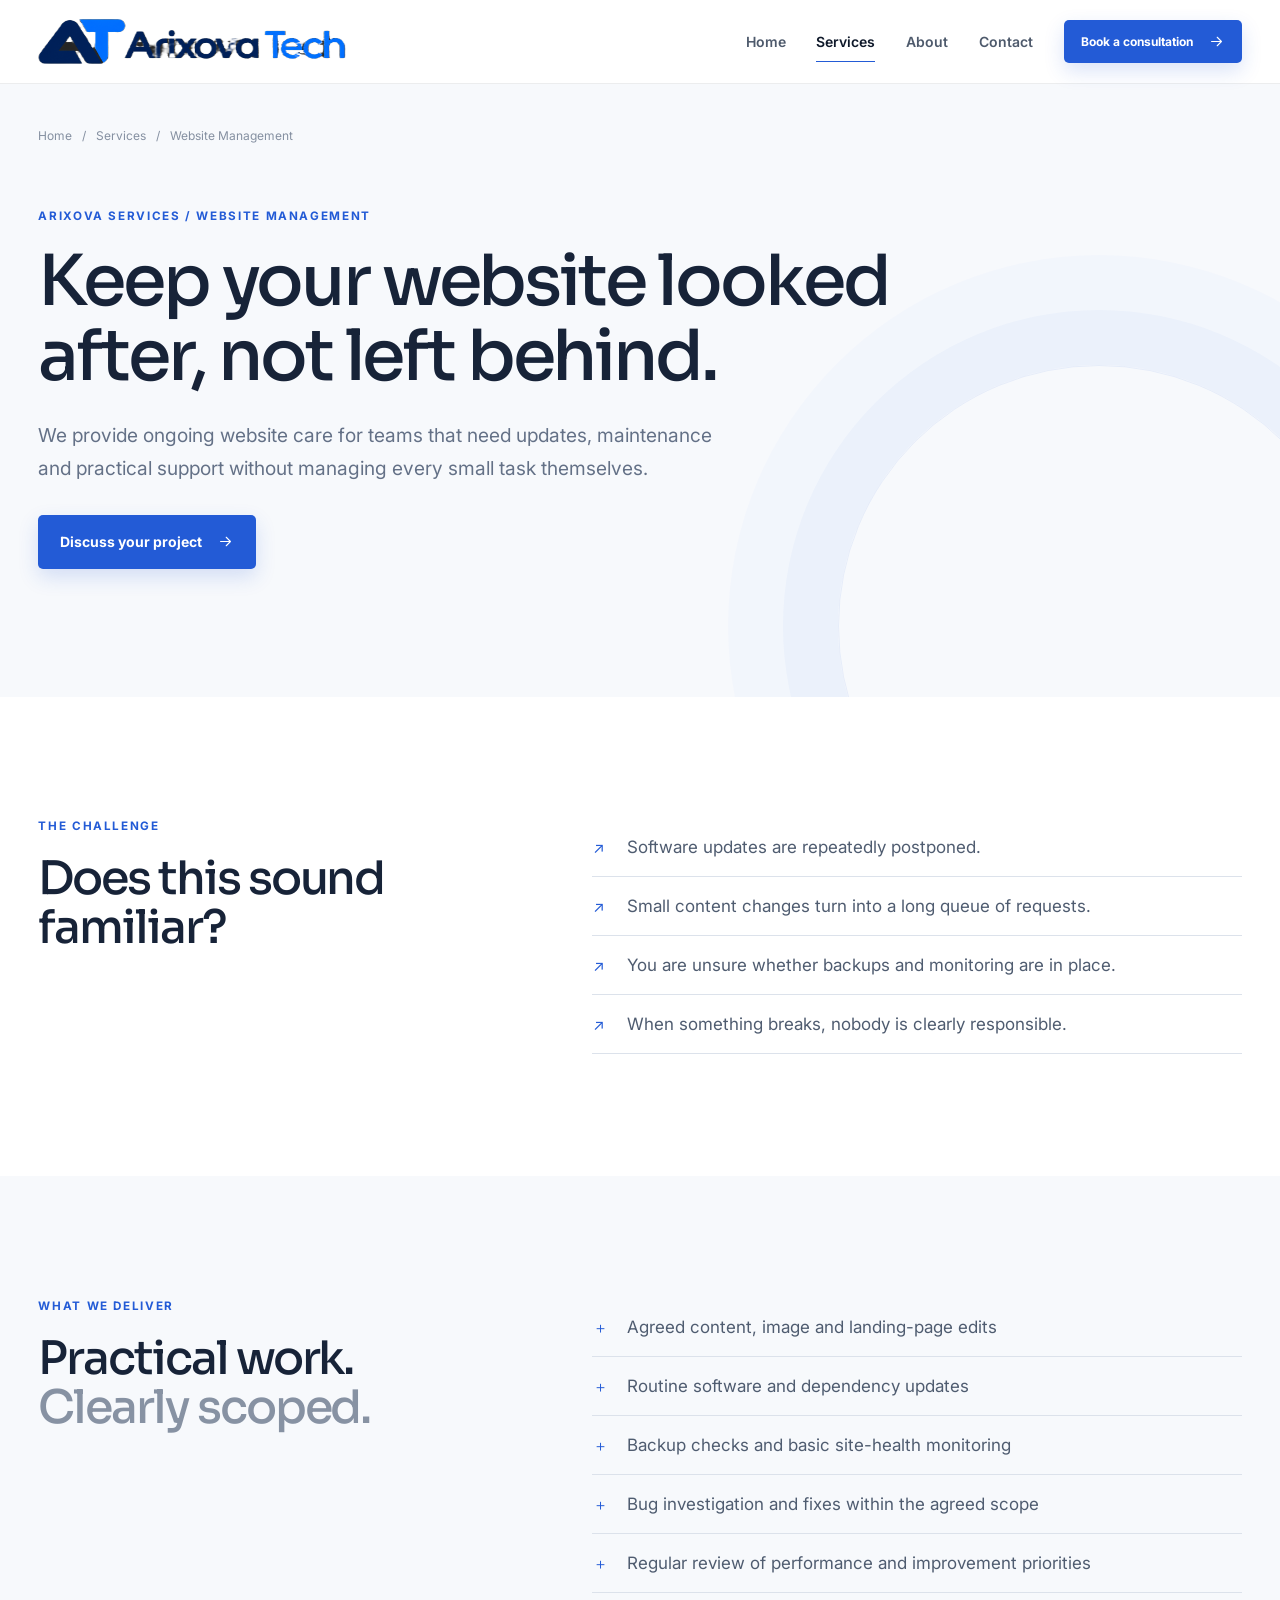
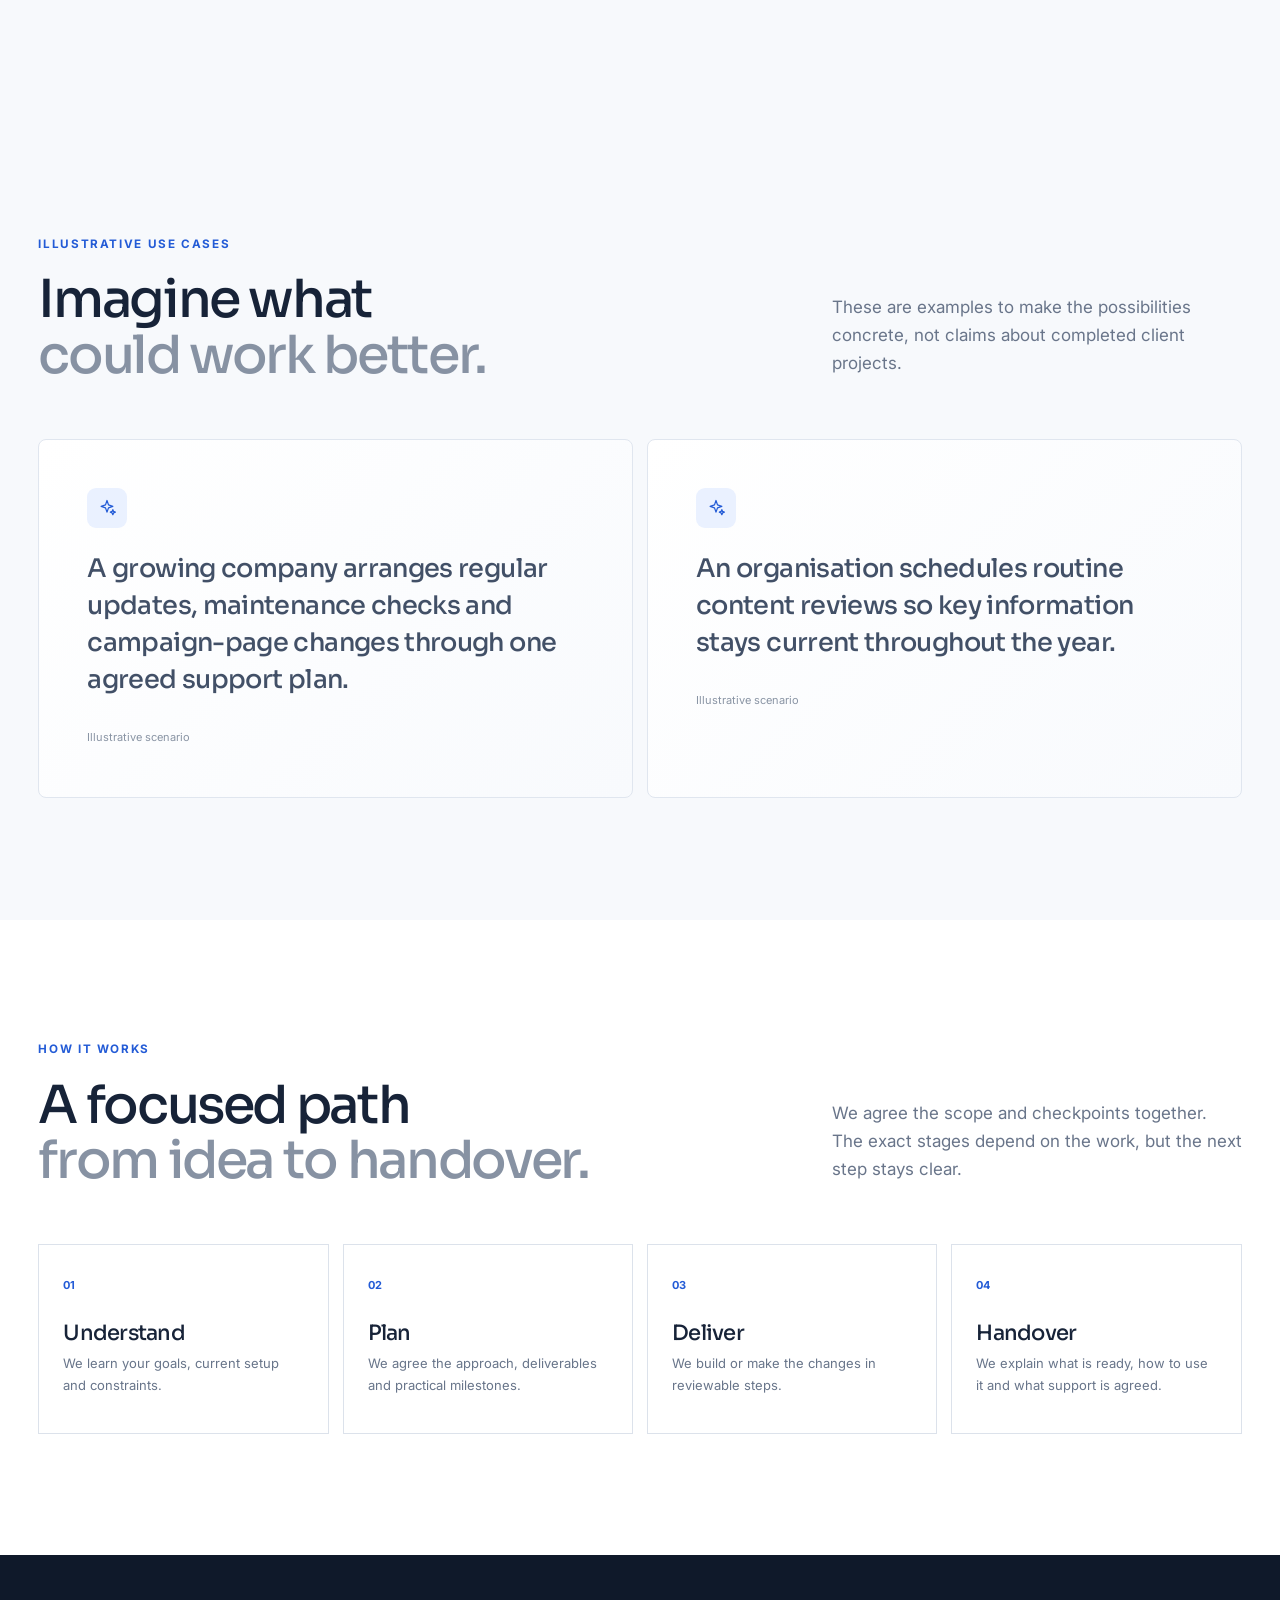
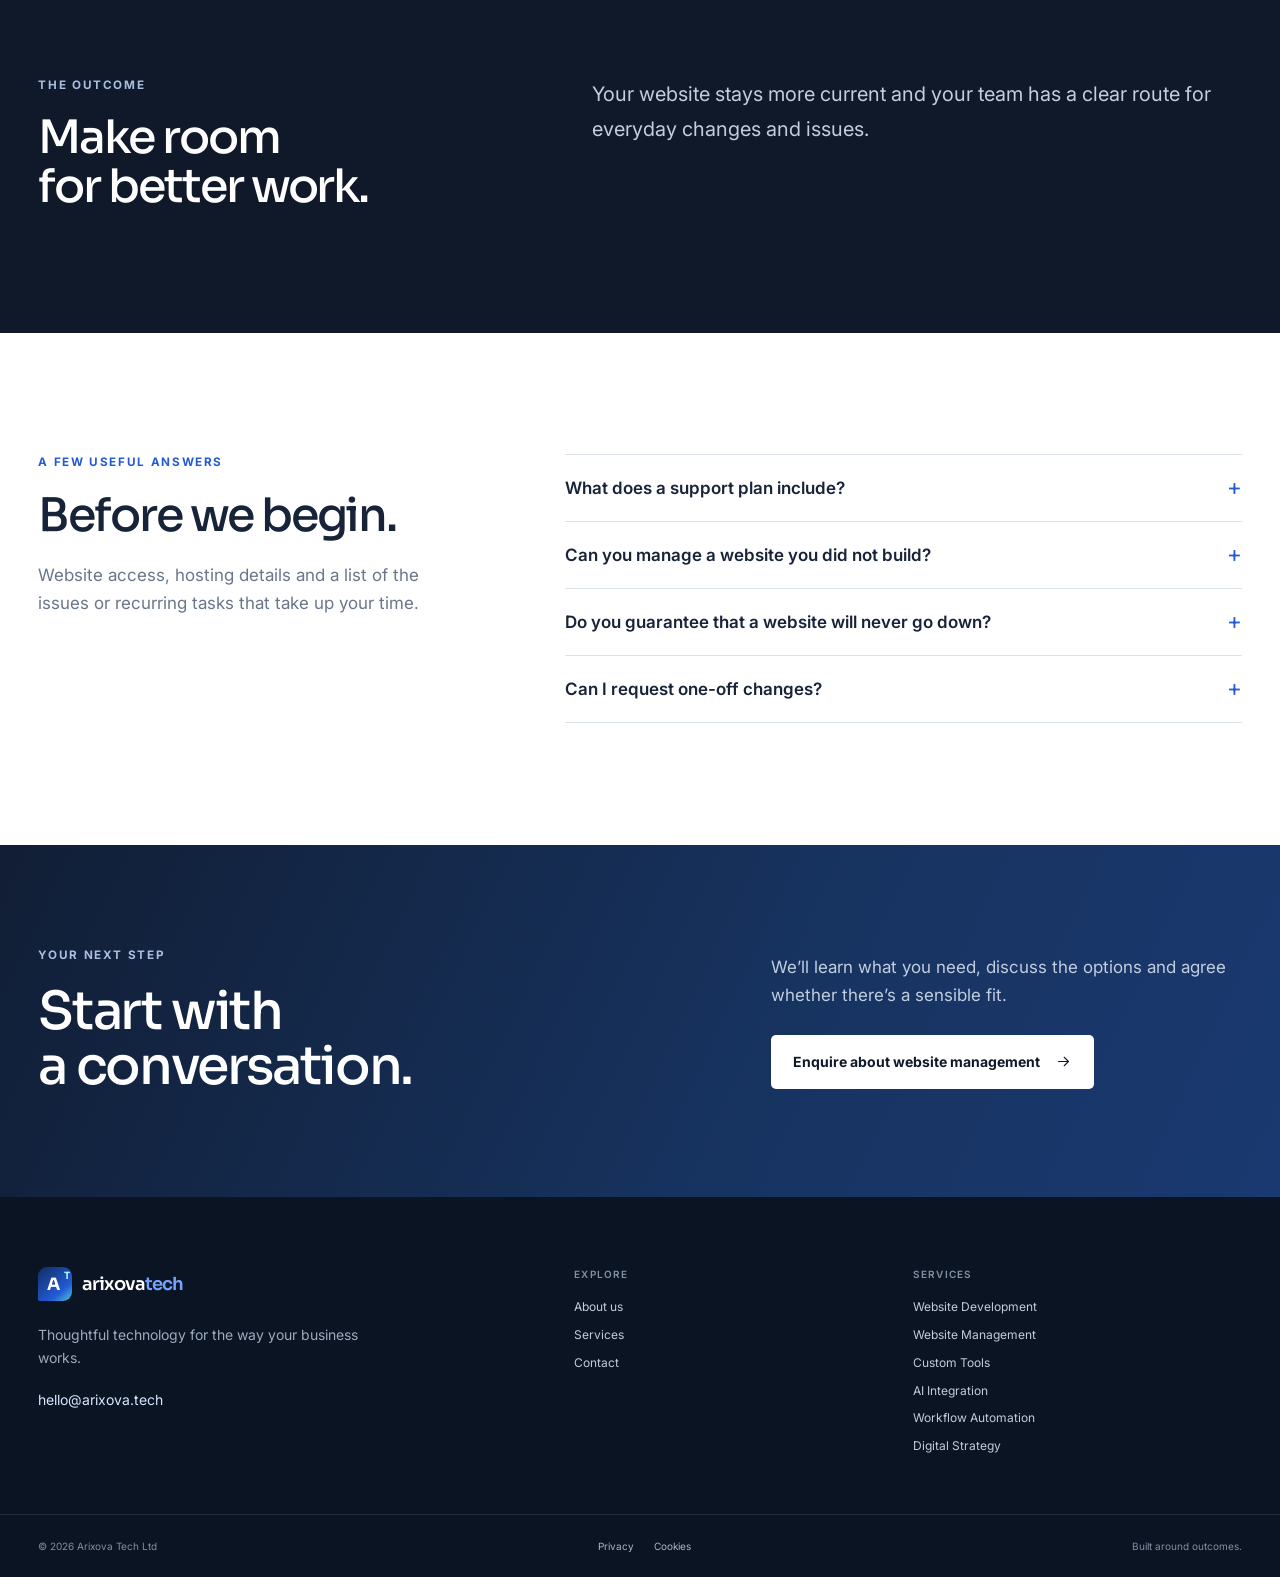
<file: services/website-management/index.html>
<!doctype html>
<html lang="en-GB">
<head>
  <meta charset="utf-8">
  <meta name="viewport" content="width=device-width, initial-scale=1">
  <meta name="theme-color" content="#0f192a">
  <meta name="description" content="Keep your website maintained, accurate and working without adding to your team’s workload.">
  <meta property="og:type" content="website">
  <meta property="og:title" content="Website Management | Arixova Tech Ltd">
  <meta property="og:description" content="Keep your website maintained, accurate and working without adding to your team’s workload.">
  <title>Website Management | Arixova Tech Ltd</title>
  <link rel="preconnect" href="https://fonts.googleapis.com">
  <link rel="preconnect" href="https://fonts.gstatic.com" crossorigin>
  <link href="https://fonts.googleapis.com/css2?family=Inter:wght@400;500;600;700&family=Sora:wght@400;500;600;700&display=swap" rel="stylesheet">
  <link rel="stylesheet" href="/site.css?v=2">
</head>
<body>

    <a class="skip-link" href="#main">Skip to content</a>
    <header class="site-header">
      <div class="container header-inner">
        <a class="brand brand-wordmark" href="/" aria-label="Arixova Tech home"><img src="/assets/arixova-logo.png?v=2" alt="Arixova Tech"></a>
        <button class="menu-toggle" type="button" aria-expanded="false" aria-controls="primary-navigation">
          <span class="sr-only">Open navigation</span><span class="menu-lines"></span>
        </button>
        <nav class="primary-nav" id="primary-navigation" aria-label="Main navigation">
          <a class="nav-link " href="/">Home</a>
          <div class="nav-group">
            <a class="nav-link is-current" href="/services/">Services</a>
            <div class="nav-dropdown"><a href="/services/web-development/">Website Development</a><a href="/services/website-management/">Website Management</a><a href="/services/custom-tools/">Custom Tools</a><a href="/services/ai-integration/">AI Integration</a><a href="/services/workflow-automation/">Workflow Automation</a><a href="/services/digital-strategy/">Digital Strategy</a></div>
          </div>
          <a class="nav-link " href="/about/">About</a>
          <a class="nav-link " href="/contact/">Contact</a>
          <a class="button button-small button-blue nav-cta" href="/contact/">Book a consultation <svg viewBox="0 0 24 24" aria-hidden="true" fill="none" stroke="currentColor" stroke-width="1.5" stroke-linecap="round" stroke-linejoin="round"><path d="M5 12h14M13 6l6 6-6 6"/></svg></a>
        </nav>
      </div>
    </header>
<main id="main">
        <section class="page-hero service-hero"><div class="container page-hero-inner"><nav class="breadcrumbs" aria-label="Breadcrumb"><a href="/">Home</a><span>/</span><a href="/services/">Services</a><span>/</span><span>Website Management</span></nav><p class="eyebrow">Arixova services / Website Management</p><h1>Keep your website looked after, not left behind.</h1><p class="page-lead">We provide ongoing website care for teams that need updates, maintenance and practical support without managing every small task themselves.</p><a class="button button-blue" href="/contact/?service=website-management">Discuss your project <svg viewBox="0 0 24 24" aria-hidden="true" fill="none" stroke="currentColor" stroke-width="1.5" stroke-linecap="round" stroke-linejoin="round"><path d="M5 12h14M13 6l6 6-6 6"/></svg></a></div></section>
        <section class="detail-section section-pad"><div class="container detail-grid"><div><p class="eyebrow">The challenge</p><h2>Does this sound familiar?</h2></div><ul class="check-list"><li>Software updates are repeatedly postponed.</li><li>Small content changes turn into a long queue of requests.</li><li>You are unsure whether backups and monitoring are in place.</li><li>When something breaks, nobody is clearly responsible.</li></ul></div></section>
        <section class="detail-section detail-tint section-pad"><div class="container detail-grid"><div><p class="eyebrow">What we deliver</p><h2>Practical work.<br><span class="text-muted">Clearly scoped.</span></h2></div><ul class="deliver-list"><li>Agreed content, image and landing-page edits</li><li>Routine software and dependency updates</li><li>Backup checks and basic site-health monitoring</li><li>Bug investigation and fixes within the agreed scope</li><li>Regular review of performance and improvement priorities</li></ul></div></section>
        <section class="detail-section detail-tint section-pad"><div class="container"><div class="section-heading"><div><p class="eyebrow">Illustrative use cases</p><h2>Imagine what<br><span class="text-muted">could work better.</span></h2></div><p>These are examples to make the possibilities concrete, not claims about completed client projects.</p></div><div class="examples-grid"><article class="example-card"><span class="example-mark"><svg viewBox="0 0 24 24" aria-hidden="true" fill="none" stroke="currentColor" stroke-width="1.5" stroke-linecap="round" stroke-linejoin="round"><path d="m12 3 1.8 5.2L19 10l-5.2 1.8L12 17l-1.8-5.2L5 10l5.2-1.8L12 3Z"/><path d="m19 14 .9 2.1L22 17l-2.1.9L19 20l-.9-2.1L16 17l2.1-.9L19 14Z"/></svg></span><p>A growing company arranges regular updates, maintenance checks and campaign-page changes through one agreed support plan.</p><small>Illustrative scenario</small></article><article class="example-card"><span class="example-mark"><svg viewBox="0 0 24 24" aria-hidden="true" fill="none" stroke="currentColor" stroke-width="1.5" stroke-linecap="round" stroke-linejoin="round"><path d="m12 3 1.8 5.2L19 10l-5.2 1.8L12 17l-1.8-5.2L5 10l5.2-1.8L12 3Z"/><path d="m19 14 .9 2.1L22 17l-2.1.9L19 20l-.9-2.1L16 17l2.1-.9L19 14Z"/></svg></span><p>An organisation schedules routine content reviews so key information stays current throughout the year.</p><small>Illustrative scenario</small></article></div></div></section>
        <section class="detail-section section-pad"><div class="container"><div class="section-heading"><div><p class="eyebrow">How it works</p><h2>A focused path<br><span class="text-muted">from idea to handover.</span></h2></div><p>We agree the scope and checkpoints together. The exact stages depend on the work, but the next step stays clear.</p></div><ol class="service-steps"><li><span>01</span><div><h3>Understand</h3><p>We learn your goals, current setup and constraints.</p></div></li><li><span>02</span><div><h3>Plan</h3><p>We agree the approach, deliverables and practical milestones.</p></div></li><li><span>03</span><div><h3>Deliver</h3><p>We build or make the changes in reviewable steps.</p></div></li><li><span>04</span><div><h3>Handover</h3><p>We explain what is ready, how to use it and what support is agreed.</p></div></li></ol></div></section>
        <section class="detail-section detail-dark section-pad"><div class="container detail-grid"><div><p class="eyebrow eyebrow-light">The outcome</p><h2>Make room<br>for better work.</h2></div><p class="dark-detail-copy">Your website stays more current and your team has a clear route for everyday changes and issues.</p></div></section>
        <section class="detail-section section-pad"><div class="container faq-layout"><div><p class="eyebrow">A few useful answers</p><h2>Before we begin.</h2><p>Website access, hosting details and a list of the issues or recurring tasks that take up your time.</p></div><div class="faq-list"><details class="faq-item"><summary>What does a support plan include?<span aria-hidden="true">+</span></summary><p>The plan is agreed around your platform, priorities and expected requests. The scope and any limits are documented before it starts.</p></details><details class="faq-item"><summary>Can you manage a website you did not build?<span aria-hidden="true">+</span></summary><p>Often, yes. We first review how it is built, who hosts it and whether we can safely take responsibility for it.</p></details><details class="faq-item"><summary>Do you guarantee that a website will never go down?<span aria-hidden="true">+</span></summary><p>No service can responsibly promise that. We can agree monitoring, backup and response procedures appropriate to your site.</p></details><details class="faq-item"><summary>Can I request one-off changes?<span aria-hidden="true">+</span></summary><p>Yes. One-off work can be discussed separately if ongoing support is not the right fit.</p></details></div></div></section>
        <section class="cta-band"><div class="container cta-layout"><div><p class="eyebrow eyebrow-light">Your next step</p><h2>Start with<br>a conversation.</h2></div><div><p>We’ll learn what you need, discuss the options and agree whether there’s a sensible fit.</p><a class="button button-light" href="/contact/?service=website-management">Enquire about website management <svg viewBox="0 0 24 24" aria-hidden="true" fill="none" stroke="currentColor" stroke-width="1.5" stroke-linecap="round" stroke-linejoin="round"><path d="M5 12h14M13 6l6 6-6 6"/></svg></a></div></div></section></main>

    <footer class="site-footer">
      <div class="container footer-main">
        <div class="footer-brand">
          <a class="brand brand-light" href="/" aria-label="Arixova Tech home"><span class="brand-mark"><span>A</span><i>T</i></span><span class="brand-name">arixova<span>tech</span></span></a>
          <p>Thoughtful technology for the way your business works.</p>
          <a class="footer-email" href="mailto:hello@arixova.tech">hello@arixova.tech</a>
        </div>
        <div class="footer-links"><h2>Explore</h2><a href="/about/">About us</a><a href="/services/">Services</a><a href="/contact/">Contact</a></div>
        <div class="footer-links"><h2>Services</h2><a href="/services/web-development/">Website Development</a><a href="/services/website-management/">Website Management</a><a href="/services/custom-tools/">Custom Tools</a><a href="/services/ai-integration/">AI Integration</a><a href="/services/workflow-automation/">Workflow Automation</a><a href="/services/digital-strategy/">Digital Strategy</a></div>
      </div>
      <div class="container footer-bottom"><span>© <span data-year>2026</span> Arixova Tech Ltd</span><div><a href="/privacy/">Privacy</a><a href="/cookies/">Cookies</a></div><span>Built around outcomes.</span></div>
    </footer>
    <script src="/site.js" defer></script>
</body>
</html>
</file>
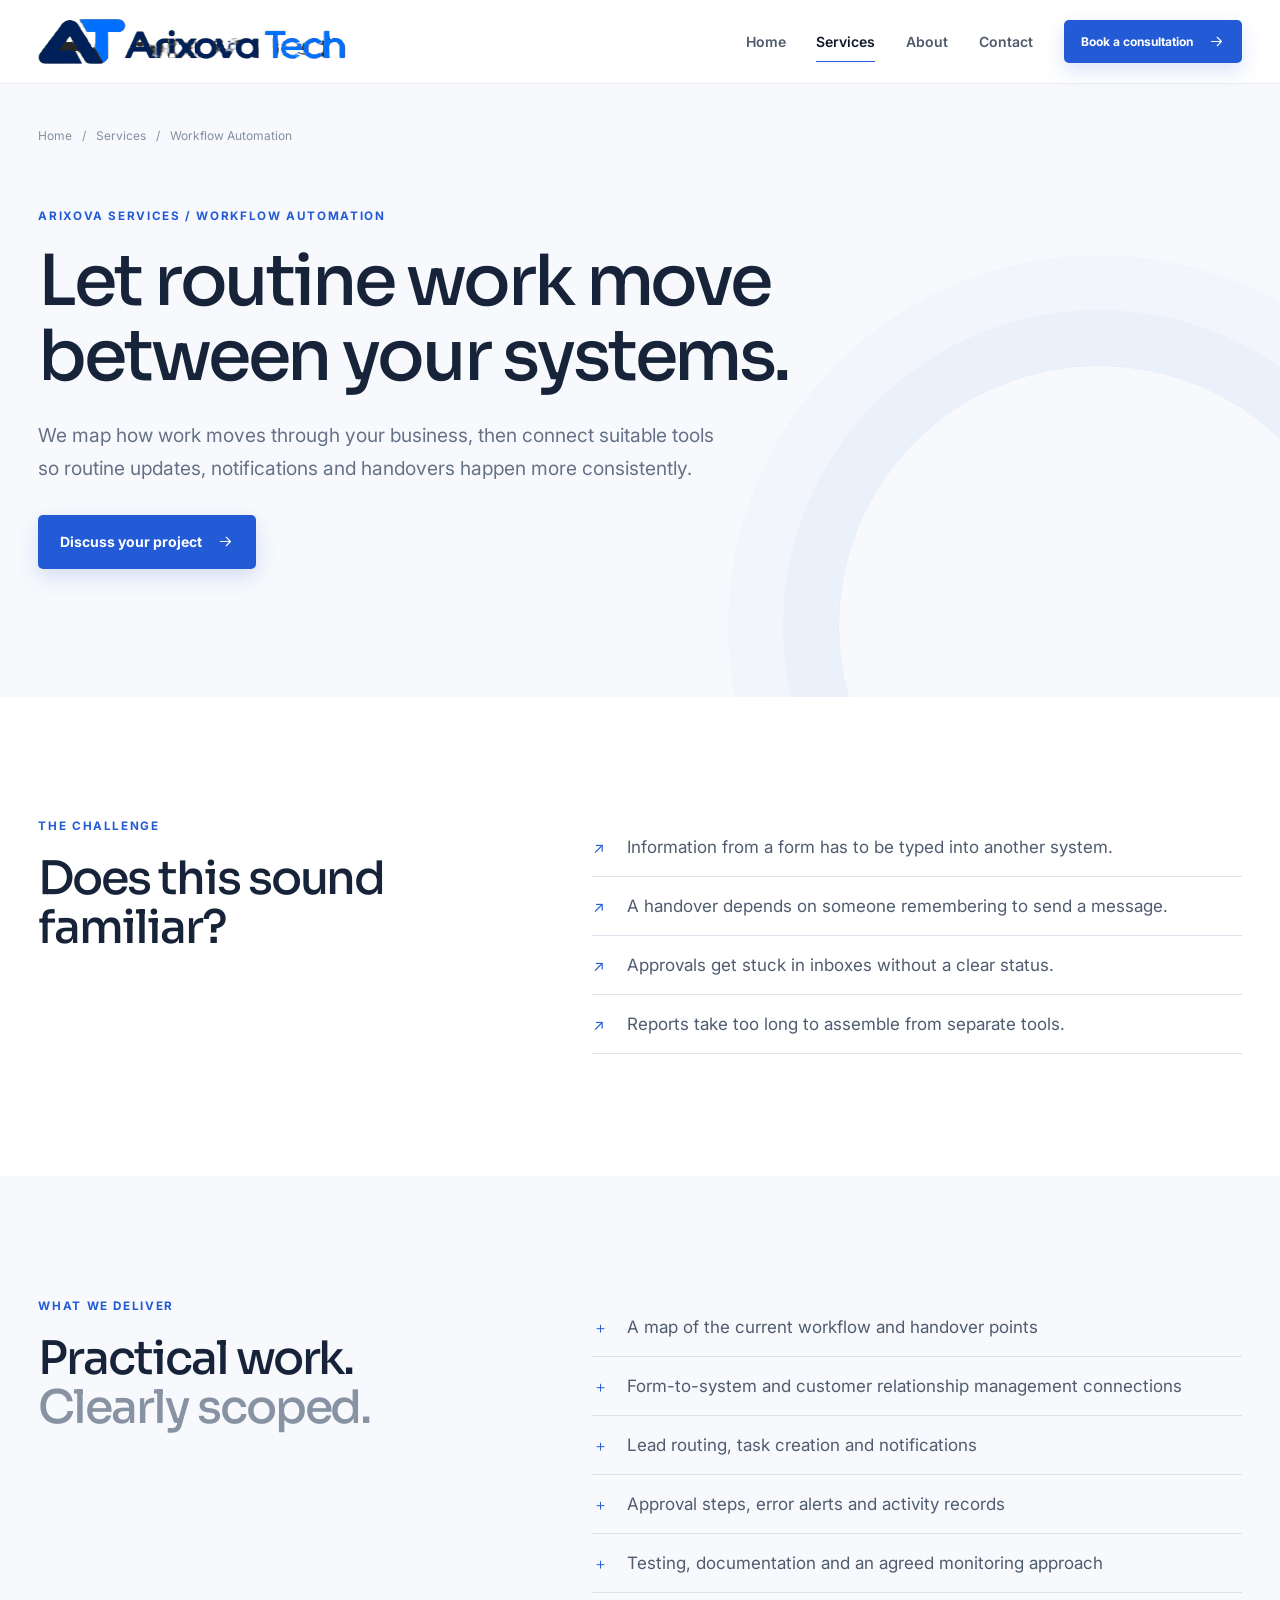
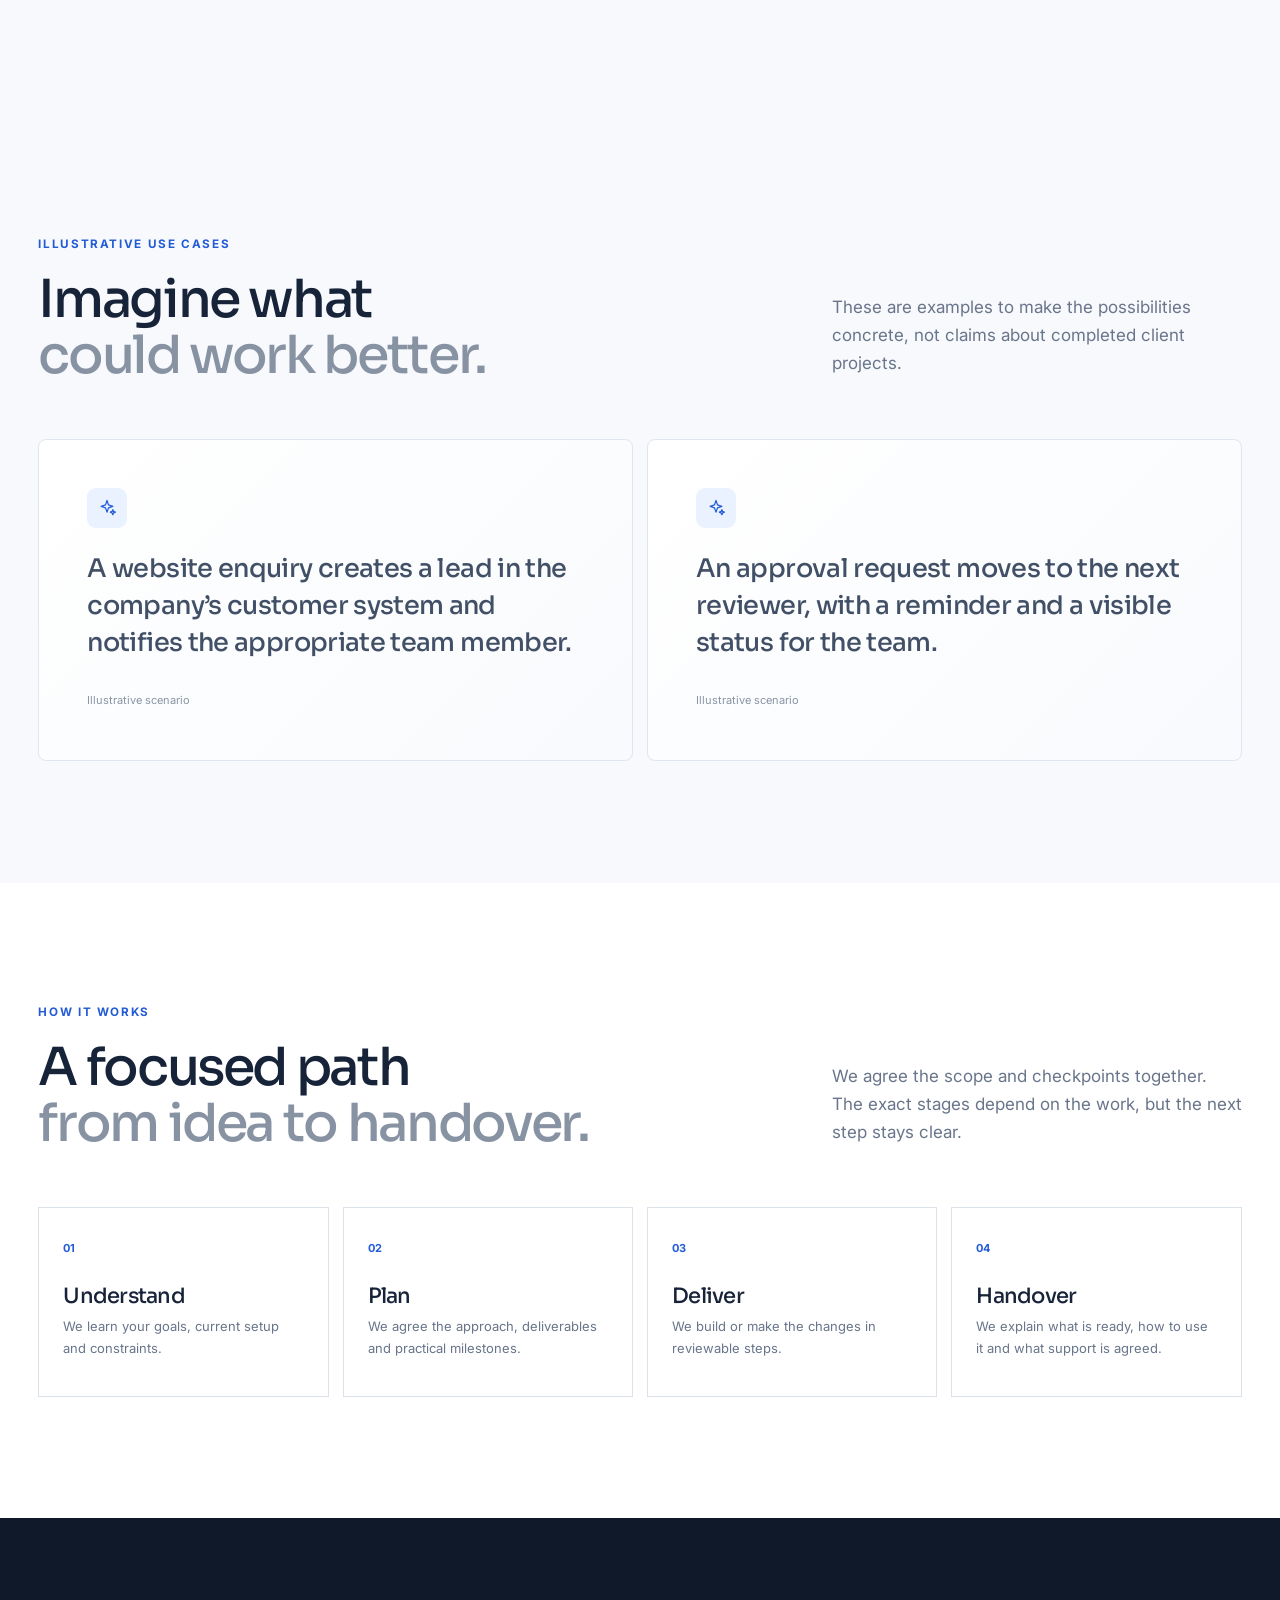
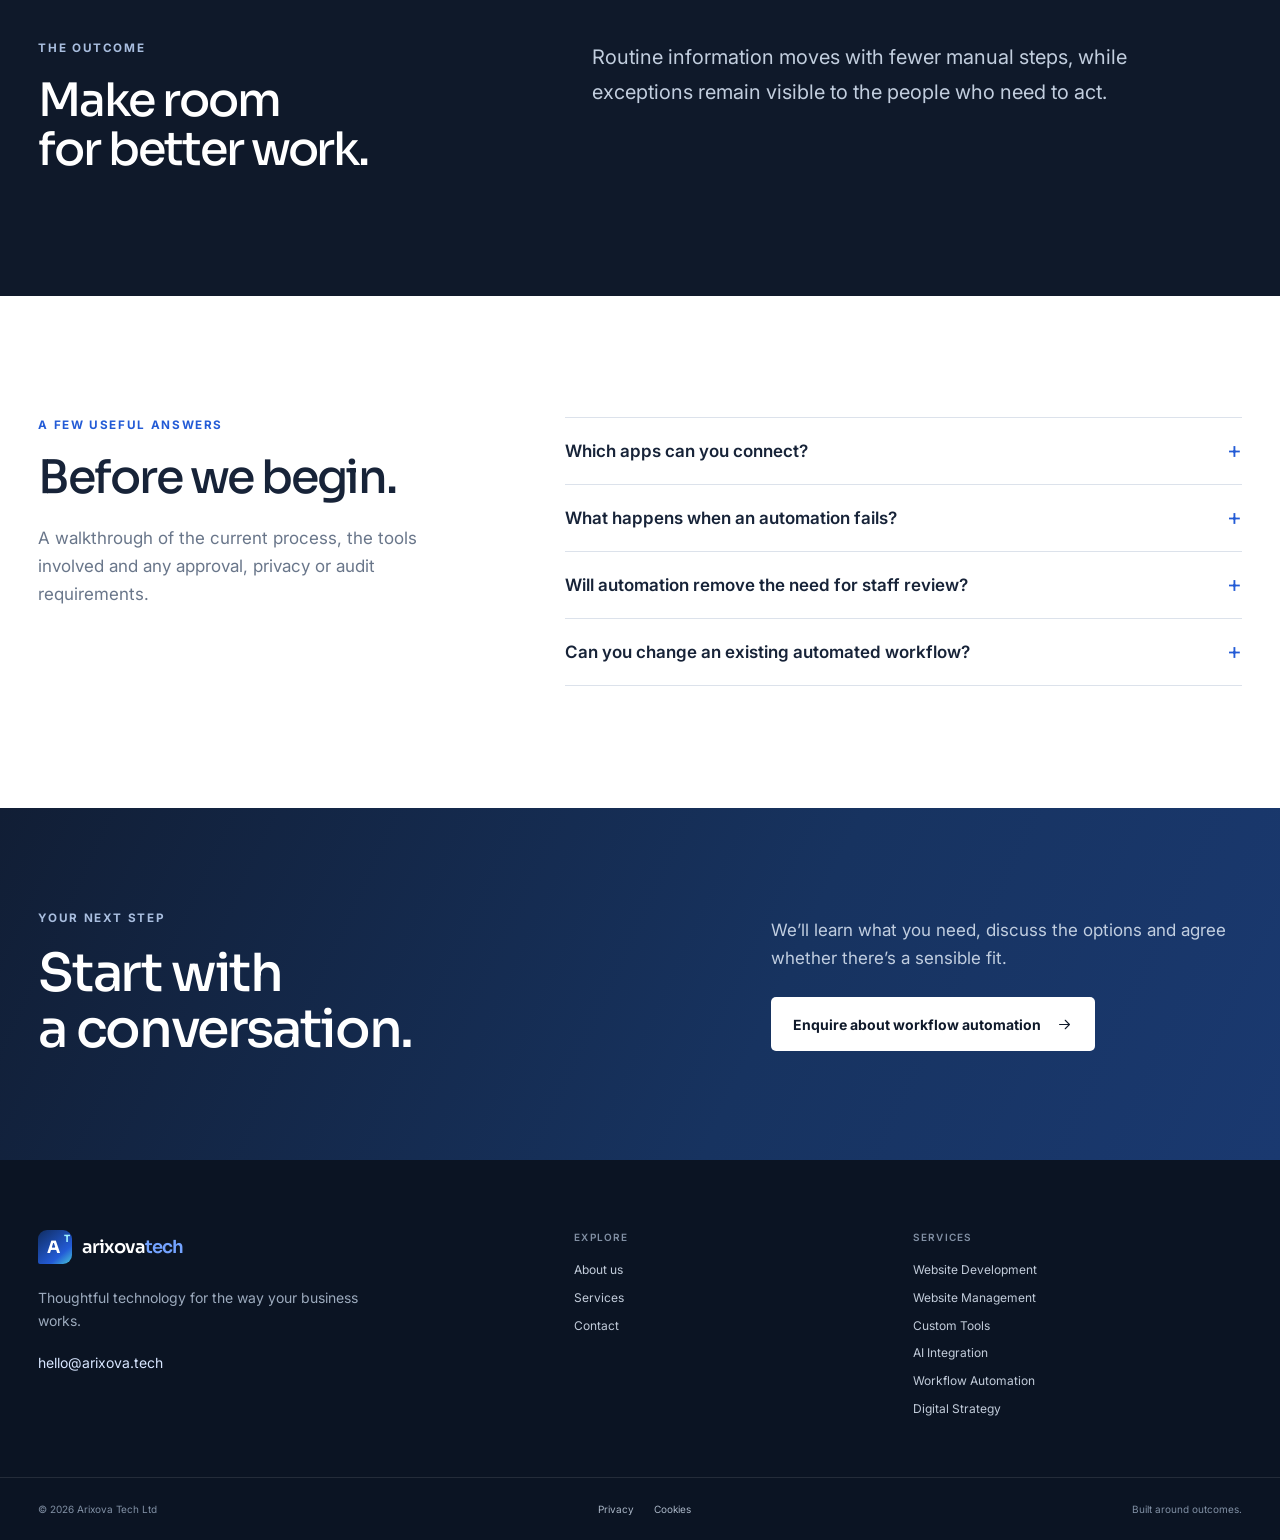
<file: services/workflow-automation/index.html>
<!doctype html>
<html lang="en-GB">
<head>
  <meta charset="utf-8">
  <meta name="viewport" content="width=device-width, initial-scale=1">
  <meta name="theme-color" content="#0f192a">
  <meta name="description" content="Connect everyday tools to reduce rekeying, missed handovers and repetitive administration.">
  <meta property="og:type" content="website">
  <meta property="og:title" content="Workflow Automation | Arixova Tech Ltd">
  <meta property="og:description" content="Connect everyday tools to reduce rekeying, missed handovers and repetitive administration.">
  <title>Workflow Automation | Arixova Tech Ltd</title>
  <link rel="preconnect" href="https://fonts.googleapis.com">
  <link rel="preconnect" href="https://fonts.gstatic.com" crossorigin>
  <link href="https://fonts.googleapis.com/css2?family=Inter:wght@400;500;600;700&family=Sora:wght@400;500;600;700&display=swap" rel="stylesheet">
  <link rel="stylesheet" href="/site.css?v=2">
</head>
<body>

    <a class="skip-link" href="#main">Skip to content</a>
    <header class="site-header">
      <div class="container header-inner">
        <a class="brand brand-wordmark" href="/" aria-label="Arixova Tech home"><img src="/assets/arixova-logo.png?v=2" alt="Arixova Tech"></a>
        <button class="menu-toggle" type="button" aria-expanded="false" aria-controls="primary-navigation">
          <span class="sr-only">Open navigation</span><span class="menu-lines"></span>
        </button>
        <nav class="primary-nav" id="primary-navigation" aria-label="Main navigation">
          <a class="nav-link " href="/">Home</a>
          <div class="nav-group">
            <a class="nav-link is-current" href="/services/">Services</a>
            <div class="nav-dropdown"><a href="/services/web-development/">Website Development</a><a href="/services/website-management/">Website Management</a><a href="/services/custom-tools/">Custom Tools</a><a href="/services/ai-integration/">AI Integration</a><a href="/services/workflow-automation/">Workflow Automation</a><a href="/services/digital-strategy/">Digital Strategy</a></div>
          </div>
          <a class="nav-link " href="/about/">About</a>
          <a class="nav-link " href="/contact/">Contact</a>
          <a class="button button-small button-blue nav-cta" href="/contact/">Book a consultation <svg viewBox="0 0 24 24" aria-hidden="true" fill="none" stroke="currentColor" stroke-width="1.5" stroke-linecap="round" stroke-linejoin="round"><path d="M5 12h14M13 6l6 6-6 6"/></svg></a>
        </nav>
      </div>
    </header>
<main id="main">
        <section class="page-hero service-hero"><div class="container page-hero-inner"><nav class="breadcrumbs" aria-label="Breadcrumb"><a href="/">Home</a><span>/</span><a href="/services/">Services</a><span>/</span><span>Workflow Automation</span></nav><p class="eyebrow">Arixova services / Workflow Automation</p><h1>Let routine work move between your systems.</h1><p class="page-lead">We map how work moves through your business, then connect suitable tools so routine updates, notifications and handovers happen more consistently.</p><a class="button button-blue" href="/contact/?service=workflow-automation">Discuss your project <svg viewBox="0 0 24 24" aria-hidden="true" fill="none" stroke="currentColor" stroke-width="1.5" stroke-linecap="round" stroke-linejoin="round"><path d="M5 12h14M13 6l6 6-6 6"/></svg></a></div></section>
        <section class="detail-section section-pad"><div class="container detail-grid"><div><p class="eyebrow">The challenge</p><h2>Does this sound familiar?</h2></div><ul class="check-list"><li>Information from a form has to be typed into another system.</li><li>A handover depends on someone remembering to send a message.</li><li>Approvals get stuck in inboxes without a clear status.</li><li>Reports take too long to assemble from separate tools.</li></ul></div></section>
        <section class="detail-section detail-tint section-pad"><div class="container detail-grid"><div><p class="eyebrow">What we deliver</p><h2>Practical work.<br><span class="text-muted">Clearly scoped.</span></h2></div><ul class="deliver-list"><li>A map of the current workflow and handover points</li><li>Form-to-system and customer relationship management connections</li><li>Lead routing, task creation and notifications</li><li>Approval steps, error alerts and activity records</li><li>Testing, documentation and an agreed monitoring approach</li></ul></div></section>
        <section class="detail-section detail-tint section-pad"><div class="container"><div class="section-heading"><div><p class="eyebrow">Illustrative use cases</p><h2>Imagine what<br><span class="text-muted">could work better.</span></h2></div><p>These are examples to make the possibilities concrete, not claims about completed client projects.</p></div><div class="examples-grid"><article class="example-card"><span class="example-mark"><svg viewBox="0 0 24 24" aria-hidden="true" fill="none" stroke="currentColor" stroke-width="1.5" stroke-linecap="round" stroke-linejoin="round"><path d="m12 3 1.8 5.2L19 10l-5.2 1.8L12 17l-1.8-5.2L5 10l5.2-1.8L12 3Z"/><path d="m19 14 .9 2.1L22 17l-2.1.9L19 20l-.9-2.1L16 17l2.1-.9L19 14Z"/></svg></span><p>A website enquiry creates a lead in the company’s customer system and notifies the appropriate team member.</p><small>Illustrative scenario</small></article><article class="example-card"><span class="example-mark"><svg viewBox="0 0 24 24" aria-hidden="true" fill="none" stroke="currentColor" stroke-width="1.5" stroke-linecap="round" stroke-linejoin="round"><path d="m12 3 1.8 5.2L19 10l-5.2 1.8L12 17l-1.8-5.2L5 10l5.2-1.8L12 3Z"/><path d="m19 14 .9 2.1L22 17l-2.1.9L19 20l-.9-2.1L16 17l2.1-.9L19 14Z"/></svg></span><p>An approval request moves to the next reviewer, with a reminder and a visible status for the team.</p><small>Illustrative scenario</small></article></div></div></section>
        <section class="detail-section section-pad"><div class="container"><div class="section-heading"><div><p class="eyebrow">How it works</p><h2>A focused path<br><span class="text-muted">from idea to handover.</span></h2></div><p>We agree the scope and checkpoints together. The exact stages depend on the work, but the next step stays clear.</p></div><ol class="service-steps"><li><span>01</span><div><h3>Understand</h3><p>We learn your goals, current setup and constraints.</p></div></li><li><span>02</span><div><h3>Plan</h3><p>We agree the approach, deliverables and practical milestones.</p></div></li><li><span>03</span><div><h3>Deliver</h3><p>We build or make the changes in reviewable steps.</p></div></li><li><span>04</span><div><h3>Handover</h3><p>We explain what is ready, how to use it and what support is agreed.</p></div></li></ol></div></section>
        <section class="detail-section detail-dark section-pad"><div class="container detail-grid"><div><p class="eyebrow eyebrow-light">The outcome</p><h2>Make room<br>for better work.</h2></div><p class="dark-detail-copy">Routine information moves with fewer manual steps, while exceptions remain visible to the people who need to act.</p></div></section>
        <section class="detail-section section-pad"><div class="container faq-layout"><div><p class="eyebrow">A few useful answers</p><h2>Before we begin.</h2><p>A walkthrough of the current process, the tools involved and any approval, privacy or audit requirements.</p></div><div class="faq-list"><details class="faq-item"><summary>Which apps can you connect?<span aria-hidden="true">+</span></summary><p>It depends on the tools and the integration options they provide. We confirm feasibility before agreeing the build.</p></details><details class="faq-item"><summary>What happens when an automation fails?<span aria-hidden="true">+</span></summary><p>We design suitable error notifications and recovery steps so failures can be identified and handled.</p></details><details class="faq-item"><summary>Will automation remove the need for staff review?<span aria-hidden="true">+</span></summary><p>Not always. We keep human checks where judgement, approval or sensitive information requires them.</p></details><details class="faq-item"><summary>Can you change an existing automated workflow?<span aria-hidden="true">+</span></summary><p>Yes, after reviewing how it works, who depends on it and how failures are currently handled.</p></details></div></div></section>
        <section class="cta-band"><div class="container cta-layout"><div><p class="eyebrow eyebrow-light">Your next step</p><h2>Start with<br>a conversation.</h2></div><div><p>We’ll learn what you need, discuss the options and agree whether there’s a sensible fit.</p><a class="button button-light" href="/contact/?service=workflow-automation">Enquire about workflow automation <svg viewBox="0 0 24 24" aria-hidden="true" fill="none" stroke="currentColor" stroke-width="1.5" stroke-linecap="round" stroke-linejoin="round"><path d="M5 12h14M13 6l6 6-6 6"/></svg></a></div></div></section></main>

    <footer class="site-footer">
      <div class="container footer-main">
        <div class="footer-brand">
          <a class="brand brand-light" href="/" aria-label="Arixova Tech home"><span class="brand-mark"><span>A</span><i>T</i></span><span class="brand-name">arixova<span>tech</span></span></a>
          <p>Thoughtful technology for the way your business works.</p>
          <a class="footer-email" href="mailto:hello@arixova.tech">hello@arixova.tech</a>
        </div>
        <div class="footer-links"><h2>Explore</h2><a href="/about/">About us</a><a href="/services/">Services</a><a href="/contact/">Contact</a></div>
        <div class="footer-links"><h2>Services</h2><a href="/services/web-development/">Website Development</a><a href="/services/website-management/">Website Management</a><a href="/services/custom-tools/">Custom Tools</a><a href="/services/ai-integration/">AI Integration</a><a href="/services/workflow-automation/">Workflow Automation</a><a href="/services/digital-strategy/">Digital Strategy</a></div>
      </div>
      <div class="container footer-bottom"><span>© <span data-year>2026</span> Arixova Tech Ltd</span><div><a href="/privacy/">Privacy</a><a href="/cookies/">Cookies</a></div><span>Built around outcomes.</span></div>
    </footer>
    <script src="/site.js" defer></script>
</body>
</html>
</file>
<file: site.css>
:root {
  color-scheme: light;
  --navy: #0f192a;
  --graphite: #111827;
  --paper: #f7f9fc;
  --blue: #235bd6;
  --cyan: #48c7d9;
  --ink: #172338;
  --muted: #647084;
  --line: #dce2eb;
  --container-max: 1550px;
  --ease: cubic-bezier(.2, .75, .25, 1);
}

* { box-sizing: border-box; }
html { scroll-behavior: smooth; scroll-padding-top: 90px; }
body {
  margin: 0;
  color: var(--ink);
  background: #fff;
  font-family: "Inter", Inter, ui-sans-serif, system-ui, -apple-system, "Segoe UI", sans-serif;
  font-size: 17px;
  line-height: 1.65;
  -webkit-font-smoothing: antialiased;
  text-rendering: optimizeLegibility;
}
img, svg { display: block; max-width: 100%; }
a { color: inherit; }
button, input, select, textarea { font: inherit; }
button, a { -webkit-tap-highlight-color: transparent; }
:focus-visible { outline: 3px solid #48c7d9; outline-offset: 4px; }
.container {
  max-width: var(--container-max);
  width: 100%;
  margin-inline: auto;
  padding-inline: clamp(20px, 3vw, 48px);
  box-sizing: border-box;
}
.sr-only {
  position: absolute;
  width: 1px;
  height: 1px;
  padding: 0;
  margin: -1px;
  overflow: hidden;
  clip: rect(0, 0, 0, 0);
  white-space: nowrap;
  border: 0;
}
.skip-link {
  position: fixed;
  z-index: 1000;
  top: 10px;
  left: 10px;
  transform: translateY(-160%);
  padding: 10px 14px;
  color: #fff;
  background: var(--navy);
}
.skip-link:focus { transform: none; }
h1, h2, h3, p { margin-top: 0; }
h1, h2, h3 {
  font-family: "Sora", "Inter", sans-serif;
  font-weight: 500;
  letter-spacing: -.045em;
  line-height: 1.06;
}
h1 { font-size: clamp(3.1rem, 6.1vw, 6rem); }
h2 { font-size: clamp(2.4rem, 4.1vw, 4.25rem); }
h3 { font-size: 1.32rem; letter-spacing: -.035em; }
.text-muted { color: #8792a3; }
.eyebrow {
  margin-bottom: 20px;
  color: var(--blue);
  font-size: .73rem;
  font-weight: 700;
  letter-spacing: .14em;
  line-height: 1.4;
  text-transform: uppercase;
}
.eyebrow-light { color: #a9bedf; }
.eyebrow-dot { display: inline-block; width: 7px; height: 7px; margin: 0 9px 1px 0; border-radius: 50%; background: var(--cyan); box-shadow: 0 0 16px #48c7d9; }

/* Header and navigation */
.site-header { position: relative; z-index: 20; background: #fff; border-bottom: 1px solid rgba(15, 25, 42, .08); }
.header-inner { min-height: 82px; display: flex; align-items: center; justify-content: space-between; gap: 30px; }
.brand { display: inline-flex; align-items: center; gap: 10px; text-decoration: none; color: var(--navy); }
.brand-mark { position: relative; display: grid; width: 34px; height: 34px; place-items: center; border-radius: 9px 9px 9px 2px; color: white; background: linear-gradient(140deg, #102d62, #235bd6 70%, #48c7d9); font: 700 17px/1 "Sora", sans-serif; letter-spacing: -.1em; }
.brand-mark span { transform: translateX(-3px); }
.brand-mark i { position: absolute; right: 4px; top: 4px; font-size: 10px; font-style: normal; color: #9eefff; }
.brand-wordmark { flex-shrink: 0; }
.brand-wordmark img { display: block; width: clamp(230px, 24vw, 320px); height: auto; }
.brand-name { font: 600 18px/1 "Sora", sans-serif; letter-spacing: -.055em; }
.brand-name span { color: var(--blue); }
.primary-nav { display: flex; align-items: center; gap: clamp(18px, 2.4vw, 36px); }
.nav-link { position: relative; padding: 30px 0; color: #4e5a6c; font-size: 14px; font-weight: 600; text-decoration: none; transition: color .2s ease; }
.nav-link::after { position: absolute; right: 0; bottom: 21px; left: 0; height: 1px; content: ""; transform: scaleX(0); transform-origin: left; background: var(--blue); transition: transform .24s var(--ease); }
.nav-link:hover, .nav-link.is-current { color: var(--navy); }
.nav-link:hover::after, .nav-link.is-current::after { transform: scaleX(1); }
.nav-group { position: relative; display: flex; align-items: center; }
.nav-dropdown { position: absolute; top: calc(100% - 9px); left: -18px; display: grid; min-width: 250px; padding: 10px; border: 1px solid var(--line); border-radius: 12px; background: #fff; box-shadow: 0 18px 48px #13213a1a; opacity: 0; visibility: hidden; transform: translateY(8px); transition: opacity .2s, transform .2s, visibility .2s; }
.nav-dropdown a { padding: 10px 12px; border-radius: 7px; color: #48566b; font-size: 13px; text-decoration: none; }
.nav-dropdown a:hover, .nav-dropdown a:focus-visible { color: var(--blue); background: #f1f5fb; }
.nav-group:hover .nav-dropdown, .nav-group:focus-within .nav-dropdown { opacity: 1; visibility: visible; transform: translateY(0); }
.button { display: inline-flex; min-height: 54px; align-items: center; justify-content: center; gap: 15px; padding: 0 21px; border: 1px solid transparent; border-radius: 5px; font-size: 14px; font-weight: 700; text-decoration: none; transition: transform .2s var(--ease), background .2s, box-shadow .2s, border-color .2s; }
.button svg { width: 17px; height: 17px; transition: transform .2s var(--ease); }
.button:hover { transform: translateY(-2px); }
.button:hover svg { transform: translateX(3px); }
.button:active { transform: translateY(0) scale(.985); }
.button-blue { color: #fff; background: var(--blue); box-shadow: 0 8px 20px #235bd62b; }
.button-blue:hover { background: #194dc0; box-shadow: 0 12px 26px #235bd642; }
.button-small { min-height: 43px; padding-inline: 16px; font-size: 12px; }
.button-light { color: var(--navy); background: #fff; }
.button-light:hover { background: #eaf3ff; }
.menu-toggle { display: none; }

/* Home hero */
.hero { position: relative; overflow: hidden; color: #fff; background: var(--navy); isolation: isolate; }
.hero-grid { position: absolute; z-index: -1; inset: 0; opacity: .14; background-image: linear-gradient(#9fb9e51a 1px, transparent 1px), linear-gradient(90deg, #9fb9e51a 1px, transparent 1px); background-size: 76px 76px; mask-image: linear-gradient(90deg, transparent, #000 65%); }
.hero-layout { position: relative; display: grid; min-height: min(690px, calc(100svh - 82px)); grid-template-columns: 1fr 1fr; align-items: center; gap: 4vw; padding-top: 54px; padding-bottom: 68px; }
.hero-copy { position: relative; z-index: 2; max-width: 710px; }
.hero h1 { margin: 0 0 26px; font-size: clamp(3.3rem, 5.2vw, 5.8rem); line-height: .99; letter-spacing: -.065em; }
.hero h1 span { color: #7f9bc4; }
.hero-intro { max-width: 580px; margin-bottom: 30px; color: #c1ccdc; font-size: clamp(1.05rem, 1.35vw, 1.2rem); line-height: 1.65; }
.hero-actions { display: flex; flex-wrap: wrap; align-items: center; gap: 25px; }
.text-link { display: inline-flex; align-items: center; gap: 12px; color: var(--blue); font-size: 14px; font-weight: 700; text-decoration: none; }
.text-link span { font-size: 18px; transition: transform .2s ease; }
.text-link:hover span { transform: translate(3px, -2px); }
.text-link-light { color: #e5edf8; }
.hero-note { display: flex; align-items: center; gap: 12px; margin-top: 56px; color: #8e9db3; font-size: 11px; letter-spacing: .06em; text-transform: uppercase; }
.note-line { display: inline-block; width: 30px; height: 1px; background: var(--cyan); }
.hero-art { position: relative; display: grid; min-height: 480px; place-items: center; isolation: isolate; }
.art-glow { position: absolute; z-index: -1; width: 76%; aspect-ratio: 1; border-radius: 50%; background: radial-gradient(circle, #225bb95c 0, #235bd624 39%, transparent 70%); filter: blur(20px); animation: glow-breathe 8s ease-in-out infinite alternate; }
.art-orbit { position: absolute; width: min(85%, 490px); aspect-ratio: 1; border: 1px solid #a9c5ed26; border-radius: 50%; transform: rotate(-24deg) scaleY(.42); }
.orbit-one { animation: orbit-drift 24s linear infinite; }
.orbit-two { width: min(72%, 410px); transform: rotate(45deg) scaleY(.52); border-color: #48c7d938; animation: orbit-drift 30s linear infinite reverse; }
.orbit-three { width: min(62%, 340px); transform: rotate(105deg) scaleY(.58); border-color: #91ace41f; }
.art-core { position: relative; display: grid; width: clamp(145px, 18vw, 230px); aspect-ratio: 1; place-items: center; overflow: hidden; border: 1px solid #aec5ec55; border-radius: 50%; background: radial-gradient(circle at 34% 28%, #324e7c, #172b4c 45%, #101a2b 75%); box-shadow: inset 0 0 42px #70b8ff19, 0 0 100px #235bd630; animation: core-float 7s ease-in-out infinite; }
.core-ring { position: absolute; inset: 13%; border: 1px solid #6f9fdc55; border-radius: 50%; }
.core-cross { position: absolute; width: 135%; height: 135%; border: 1px solid #a9c5ed1c; border-radius: 46%; transform: rotate(45deg) scaleY(.7); }
.core-label { color: #f3f7ff; font: 600 12px/1.5 "Sora", sans-serif; letter-spacing: .16em; text-align: center; }
.core-label small { color: #9dafca; font: 500 6px/1 "Inter", sans-serif; letter-spacing: .16em; }
.orbit-node { position: absolute; display: grid; width: 47px; height: 47px; place-items: center; border: 1px solid #c1d5f655; border-radius: 12px; color: #bdefff; background: #142747d9; box-shadow: 0 10px 32px #0005, inset 0 0 20px #80c4ff0c; animation: node-float 6s ease-in-out infinite; }
.orbit-node svg { width: 19px; height: 19px; }
.node-a { top: 16%; left: 22%; animation-delay: -1.5s; }
.node-b { top: 28%; right: 13%; animation-delay: -3.4s; }
.node-c { right: 24%; bottom: 14%; animation-delay: -2.2s; }
.art-caption { position: absolute; right: 5%; bottom: 5%; left: 5%; display: flex; justify-content: space-between; color: #7588a5; font-size: 9px; letter-spacing: .1em; text-transform: uppercase; }
.art-caption span:last-child { color: #a4b4cb; letter-spacing: .02em; text-transform: none; }
.hero-bottom { display: flex; align-items: center; gap: 20px; padding-bottom: 22px; color: #8594a9; font-size: 10px; letter-spacing: .1em; text-transform: uppercase; }
.bottom-rule { width: 45px; height: 1px; background: #43536b; }

/* Shared sections */
.section-pad { padding-block: clamp(76px, 9.5vw, 142px); }
.intro-section { background: #fff; }
.intro-layout { display: grid; grid-template-columns: .8fr 1.5fr; gap: 10%; align-items: start; }
.intro-layout h2, .section-heading h2 { margin-bottom: 22px; }
.intro-text { max-width: 650px; margin-bottom: 0; color: #657187; font-size: 18px; line-height: 1.75; }
.services-section { background: var(--paper); }
.section-heading { display: flex; align-items: end; justify-content: space-between; gap: 40px; margin-bottom: 55px; }
.section-heading h2 { margin-bottom: 0; }
.section-heading > p { max-width: 410px; margin: 0 0 6px; color: #69758a; }
.service-grid { display: grid; grid-template-columns: repeat(3, minmax(0, 1fr)); gap: 14px; }
.service-card { position: relative; display: flex; min-height: 290px; flex-direction: column; padding: 27px 27px 24px; overflow: hidden; border: 1px solid #e0e5ed; border-radius: 8px; color: var(--ink); background: #fff; text-decoration: none; transition: transform .28s var(--ease), border-color .28s, box-shadow .28s; }
.service-card::before { position: absolute; top: 0; right: 0; width: 85px; height: 85px; content: ""; background: radial-gradient(circle at top right, #48c7d916, transparent 70%); opacity: 0; transition: opacity .25s; }
.service-card:hover, .service-card:focus-visible { z-index: 1; border-color: #9cb6e6; box-shadow: 0 18px 42px #17233812; transform: translateY(-5px); }
.service-card:hover::before { opacity: 1; }
.card-icon { display: grid; width: 41px; height: 41px; place-items: center; border: 1px solid #dfe6f2; border-radius: 9px; color: var(--blue); background: #f5f8fd; transition: color .2s, background .2s, transform .2s; }
.card-icon svg { width: 19px; height: 19px; }
.service-card:hover .card-icon { color: white; background: var(--blue); transform: rotate(-4deg); }
.card-index { position: absolute; top: 34px; right: 27px; color: #a6afbd; font: 600 10px/1 "Inter", sans-serif; letter-spacing: .08em; }
.service-card h3 { margin: 29px 0 11px; }
.service-card p { max-width: 360px; margin-bottom: 24px; color: #68758a; font-size: 14px; line-height: 1.65; }
.card-link { display: flex; align-items: center; justify-content: space-between; gap: 8px; margin-top: auto; color: var(--blue); font-size: 12px; font-weight: 700; }
.card-link svg { width: 17px; height: 17px; transition: transform .2s; }
.service-card:hover .card-link svg { transform: translateX(4px); }
.manifesto { position: relative; overflow: hidden; color: #fff; background: var(--navy); }
.manifesto-layout { position: relative; display: grid; grid-template-columns: 1.05fr .75fr; gap: 12%; align-items: center; }
.manifesto h2 { margin-bottom: 0; }
.manifesto-copy { position: relative; z-index: 1; }
.manifesto-copy p { margin-bottom: 26px; color: #b7c3d4; font-size: 18px; line-height: 1.7; }
.manifesto-lines { position: absolute; top: -50%; right: -15%; display: flex; width: 42%; height: 200%; justify-content: space-evenly; transform: rotate(25deg); opacity: .16; }
.manifesto-lines i { width: 1px; background: linear-gradient(transparent, #63a1e7 40%, #48c7d9 60%, transparent); }
.process-section { background: #fff; }
.process-list { margin: 0; padding: 0; border-top: 1px solid var(--line); list-style: none; }
.process-list li { display: grid; grid-template-columns: .5fr 1.2fr 1fr 24px; align-items: center; gap: 24px; padding: 24px 8px; border-bottom: 1px solid var(--line); transition: background .2s, padding .2s; }
.process-list li:hover { padding-inline: 16px; background: #fafbfd; }
.process-list li > span { color: #8391a5; font: 600 12px/1 "Inter", sans-serif; }
.process-list h3 { margin: 0 0 4px; }
.process-list p { max-width: 440px; margin: 0; color: #717e91; font-size: 14px; }
.process-list svg { width: 20px; color: var(--blue); }
.cta-band { padding-block: clamp(64px, 8vw, 112px); color: #fff; background: linear-gradient(115deg, #111e35, #173360 60%, #1a3970); }
.cta-layout { display: grid; grid-template-columns: 1fr .8fr; align-items: center; gap: 12%; }
.cta-layout h2 { margin: 0; }
.cta-layout > div:last-child > p { max-width: 470px; margin-bottom: 25px; color: #c1cee0; }
.center-cta { display: flex; align-items: center; justify-content: space-between; gap: 20px; margin-top: 44px; padding: 24px 27px; border: 1px solid var(--line); background: #fff; }
.center-cta p { margin: 0; color: #637087; }

/* Inner pages */
.page-hero { position: relative; overflow: hidden; background: var(--paper); }
.page-hero::after { position: absolute; right: -80px; bottom: -190px; width: 520px; height: 520px; border: 1px solid #235bd614; border-radius: 50%; box-shadow: 0 0 0 55px #235bd608, 0 0 0 110px #235bd605; content: ""; pointer-events: none; }
.page-hero-inner { position: relative; z-index: 1; padding-block: clamp(72px, 10vw, 148px); }
.page-hero h1 { max-width: 970px; margin: 0 0 25px; font-size: clamp(3rem, 6vw, 5.8rem); }
.page-lead { max-width: 680px; margin: 0; color: #647187; font-size: clamp(1.05rem, 1.5vw, 1.23rem); line-height: 1.72; }
.service-hero .page-hero-inner { padding-top: 42px; }
.service-hero h1 { max-width: 900px; font-size: clamp(2.9rem, 5.5vw, 5.25rem); }
.service-hero .page-lead { margin-bottom: 30px; }
.breadcrumbs { display: flex; flex-wrap: wrap; gap: 10px; margin-bottom: 62px; color: #8590a1; font-size: 12px; }
.breadcrumbs a { text-decoration: none; }
.breadcrumbs a:hover { color: var(--blue); }
.service-grid-page { grid-template-columns: repeat(3, minmax(0, 1fr)); }
.detail-grid { display: grid; grid-template-columns: .8fr 1.2fr; gap: 10%; align-items: start; }
.detail-grid h2, .example-layout h2, .faq-layout h2, .about-layout h2 { margin-bottom: 0; font-size: clamp(2.25rem, 3.6vw, 3.7rem); }
.detail-tint { background: var(--paper); }
.check-list, .deliver-list { display: grid; gap: 0; margin: 0; padding: 0; list-style: none; }
.check-list li, .deliver-list li { position: relative; padding: 15px 0 15px 35px; border-bottom: 1px solid var(--line); color: #4f5c70; }
.check-list li::before, .deliver-list li::before { position: absolute; left: 1px; top: 18px; color: var(--blue); content: "↗"; font-size: 15px; }
.deliver-list li::before { content: "＋"; }
.example-layout { display: grid; grid-template-columns: .8fr 1.2fr; align-items: center; gap: 10%; }
.example-card { position: relative; padding: clamp(27px, 4vw, 48px); border: 1px solid #e0e6ef; border-radius: 8px; background: linear-gradient(135deg, #fff, #f8fafd); }
.example-mark { display: grid; width: 40px; height: 40px; place-items: center; margin-bottom: 22px; border-radius: 9px; color: var(--blue); background: #eaf1ff; }
.example-mark svg { width: 20px; }
.example-card p { max-width: 620px; margin-bottom: 23px; color: #425067; font: 500 clamp(1.3rem, 2vw, 1.85rem)/1.45 "Sora", sans-serif; letter-spacing: -.025em; }
.example-card small { color: #8994a4; font-size: 11px; }
.examples-grid { display: grid; grid-template-columns: repeat(2, minmax(0, 1fr)); gap: 14px; }
.examples-grid .example-card { min-height: 255px; }
.service-steps { display: grid; grid-template-columns: repeat(4, minmax(0, 1fr)); gap: 14px; margin: 0; padding: 0; list-style: none; }
.service-steps li { min-height: 190px; padding: 24px; border: 1px solid var(--line); background: #fff; }
.service-steps li > span { color: var(--blue); font-size: 11px; font-weight: 700; }
.service-steps h3 { margin: 25px 0 9px; }
.service-steps p { margin: 0; color: #68758a; font-size: 13px; }
.detail-dark { color: #fff; background: var(--navy); }
.dark-detail-copy { max-width: 640px; margin: 0; color: #c2cede; font-size: 20px; line-height: 1.75; }
.faq-layout { display: grid; grid-template-columns: .75fr 1.25fr; gap: 10%; align-items: start; }
.faq-layout > div:first-child > p:last-child { max-width: 450px; margin-top: 22px; color: #69768a; }
.faq-list { border-top: 1px solid var(--line); }
.faq-item { border-bottom: 1px solid var(--line); }
.faq-item summary { display: flex; min-height: 66px; align-items: center; justify-content: space-between; gap: 15px; cursor: pointer; color: var(--ink); font-weight: 600; list-style: none; }
.faq-item summary::-webkit-details-marker { display: none; }
.faq-item summary span { color: var(--blue); font-size: 23px; font-weight: 400; transition: transform .2s; }
.faq-item[open] summary span { transform: rotate(45deg); }
.faq-item p { max-width: 650px; margin: -2px 0 20px; color: #68758a; font-size: 15px; }
.about-layout { display: grid; grid-template-columns: .8fr 1.2fr; gap: 10%; align-items: start; }
.about-copy p { color: #58667b; font-size: 18px; line-height: 1.8; }
.about-values { display: grid; grid-template-columns: repeat(3, 1fr); gap: 14px; }
.about-values article { padding: 27px; border: 1px solid var(--line); }
.about-values article > span { color: var(--blue); font: 600 11px/1 "Inter", sans-serif; }
.about-values h3 { margin: 22px 0 10px; }
.about-values p { margin: 0; color: #68758a; font-size: 14px; }

/* Contact and legal */
.contact-heading { display: grid; grid-template-columns: 1fr .55fr; align-items: end; gap: 10%; padding-block: clamp(70px, 9vw, 130px); }
.contact-heading h1 { margin-bottom: 23px; }
.contact-heading .page-lead { margin-bottom: 25px; }
.contact-email { color: var(--blue); font-weight: 700; text-decoration-thickness: 1px; text-underline-offset: 4px; }
.contact-aside { padding: 25px; border-left: 1px solid #d7dfe9; color: #69768a; }
.aside-icon { display: grid; width: 39px; height: 39px; place-items: center; margin-bottom: 20px; border: 1px solid #d9e3f2; color: var(--blue); }
.contact-aside p { margin: 0; font-family: "Sora", sans-serif; font-size: 20px; line-height: 1.45; }
.contact-form-section { background: #fff; }
.contact-grid { display: grid; grid-template-columns: .65fr 1.35fr; gap: 11%; align-items: start; }
.form-intro h2 { margin-bottom: 20px; }
.form-intro > p:not(.eyebrow) { max-width: 370px; color: #68758a; font-size: 15px; }
.form-note { display: flex; align-items: center; gap: 10px; margin-top: 32px; color: #8792a3; font-size: 11px; }
.form-note .note-line { width: 18px; }
.enquiry-form { display: grid; gap: 20px; }
.field-row { display: grid; grid-template-columns: 1fr 1fr; gap: 18px; }
.enquiry-form label:not(.consent-label):not(.honeypot) { display: grid; gap: 8px; color: #334157; font-size: 13px; font-weight: 600; }
.enquiry-form label > span, .enquiry-form label small { color: #8994a4; font-size: 11px; font-weight: 400; }
.enquiry-form input:not([type="checkbox"]), .enquiry-form select, .enquiry-form textarea { width: 100%; min-height: 49px; padding: 12px 13px; border: 1px solid #d9e0e9; border-radius: 4px; color: var(--ink); background: #fff; transition: border-color .2s, box-shadow .2s; }
.enquiry-form textarea { min-height: 135px; resize: vertical; }
.enquiry-form input:focus, .enquiry-form select:focus, .enquiry-form textarea:focus { border-color: var(--blue); outline: 0; box-shadow: 0 0 0 3px #235bd61c; }
.enquiry-form input::placeholder, .enquiry-form textarea::placeholder { color: #9aa4b2; font-weight: 400; }
.consent-label { display: flex; align-items: start; gap: 10px; color: #69768a; font-size: 12px; line-height: 1.55; }
.consent-label input { width: 16px; height: 16px; flex: 0 0 auto; margin: 2px 0 0; accent-color: var(--blue); }
.consent-label a, .form-fallback a { color: var(--blue); }
.honeypot { position: absolute !important; left: -10000px !important; width: 1px !important; height: 1px !important; overflow: hidden !important; }
.form-submit { width: fit-content; min-width: 175px; cursor: pointer; }
.form-submit:disabled { cursor: wait; opacity: .72; }
.form-status { min-height: 0; margin: -7px 0; font-size: 13px; }
.form-status:empty { display: none; }
.form-status[data-state="success"] { color: #176444; }
.form-status[data-state="error"] { color: #a22d36; }
.form-fallback { margin: -9px 0 0; color: #7d8899; font-size: 12px; }
.contact-next { background: var(--paper); }
.next-steps { display: grid; grid-template-columns: repeat(3, 1fr); gap: 28px; margin-top: 35px; }
.next-steps article { padding-top: 19px; border-top: 1px solid #cfd7e2; }
.next-steps article > span { color: var(--blue); font-size: 11px; font-weight: 700; }
.next-steps h3 { margin: 16px 0 8px; }
.next-steps p { margin: 0; color: #68758a; font-size: 14px; }
.legal-section { background: #fff; }
.legal-copy { max-width: 900px; }
.legal-copy h2 { margin: 45px 0 14px; font-size: 1.65rem; }
.legal-copy p { color: #58667b; }
.legal-copy a { color: var(--blue); }
.legal-draft { padding: 16px 18px; border-left: 3px solid var(--blue); background: #f1f5fb; font-size: 14px; }

/* Footer */
.site-footer { color: #dce4ef; background: #0b1423; }
.footer-main { display: grid; grid-template-columns: 1.3fr .7fr 1fr; gap: 9%; padding-block: 70px 58px; }
.brand-light { color: #fff; }
.brand-light .brand-name span { color: #74a3ff; }
.footer-brand > p { max-width: 320px; margin: 22px 0 16px; color: #9caabd; font-size: 14px; }
.footer-email { color: #d8e6ff; font-size: 14px; text-decoration: none; }
.footer-email:hover { color: #70d7e4; }
.footer-links { display: flex; flex-direction: column; align-items: start; gap: 8px; }
.footer-links h2 { margin: 0 0 8px; color: #8290a4; font: 600 10px/1.4 "Inter", sans-serif; letter-spacing: .12em; text-transform: uppercase; }
.footer-links a { color: #c2ccda; font-size: 12px; text-decoration: none; transition: color .2s; }
.footer-links a:hover { color: #75d9e5; }
.footer-bottom { display: flex; min-height: 63px; align-items: center; justify-content: space-between; gap: 20px; border-top: 1px solid #ffffff1a; color: #8190a4; font-size: 10px; }
.footer-bottom div { display: flex; gap: 20px; }
.footer-bottom a { color: #aab6c6; text-decoration: none; }
.footer-bottom a:hover { color: #fff; }

/* Motion is progressively enabled only when the script is available. */
.js .reveal { opacity: 0; transform: translateY(18px); transition: opacity .65s var(--ease), transform .65s var(--ease); transition-delay: var(--delay, 0ms); }
.js .reveal.is-visible { opacity: 1; transform: none; }
@keyframes glow-breathe { from { opacity: .62; transform: scale(.92); } to { opacity: 1; transform: scale(1.07); } }
@keyframes core-float { 0%, 100% { transform: translateY(0) rotate(-2deg); } 50% { transform: translateY(-10px) rotate(2deg); } }
@keyframes node-float { 0%, 100% { transform: translateY(0); } 50% { transform: translateY(-7px); } }
@keyframes orbit-drift { from { rotate: 0deg; } to { rotate: 360deg; } }

@media (min-width: 1920px) {
  .hero-layout { min-height: 730px; }
}
@media (max-width: 900px) {
  body { font-size: 16px; }
  .header-inner { min-height: 72px; }
  .menu-toggle { display: grid; width: 44px; height: 44px; place-items: center; border: 1px solid var(--line); border-radius: 5px; color: var(--navy); background: #fff; cursor: pointer; }
  .menu-lines, .menu-lines::before, .menu-lines::after { display: block; width: 18px; height: 1.5px; background: currentColor; transition: transform .2s; }
  .menu-lines { position: relative; }
  .menu-lines::before, .menu-lines::after { position: absolute; content: ""; }
  .menu-lines::before { top: -6px; }
  .menu-lines::after { top: 6px; }
  .menu-toggle[aria-expanded="true"] .menu-lines { background: transparent; }
  .menu-toggle[aria-expanded="true"] .menu-lines::before { top: 0; transform: rotate(45deg); }
  .menu-toggle[aria-expanded="true"] .menu-lines::after { top: 0; transform: rotate(-45deg); }
  .primary-nav { position: absolute; top: 100%; right: 0; left: 0; display: flex; flex-direction: column; align-items: stretch; gap: 0; padding: 10px 20px 20px; border-bottom: 1px solid var(--line); background: #fff; box-shadow: 0 20px 30px #10203a12; }
  .js .primary-nav { display: none; }
  .js .primary-nav.is-open { display: flex; }
  .nav-link { padding: 12px 0; }
  .nav-link::after { bottom: 6px; right: auto; width: 35px; }
  .nav-group { display: block; }
  .nav-group > .nav-link { display: inline-block; }
  .nav-dropdown { position: static; display: none; min-width: auto; padding: 2px 0 8px 12px; border: 0; box-shadow: none; opacity: 1; visibility: visible; transform: none; }
  .nav-group:focus-within .nav-dropdown, .nav-group:hover .nav-dropdown { display: grid; }
  .nav-dropdown a { padding: 8px; }
  .nav-cta { width: fit-content; margin-top: 10px; }
  .hero-layout { min-height: 0; grid-template-columns: 1fr 1fr; gap: 18px; padding-top: 80px; padding-bottom: 65px; }
  .hero-art { min-height: 400px; }
  .hero h1 { font-size: clamp(3.1rem, 7vw, 5rem); }
  .intro-layout { grid-template-columns: .65fr 1.35fr; gap: 6%; }
  .section-heading { align-items: start; }
  .section-heading > p { max-width: 330px; }
  .service-card { min-height: 270px; padding: 22px; }
  .card-index { top: 29px; right: 22px; }
  .detail-grid, .example-layout, .faq-layout, .about-layout { gap: 7%; }
  .contact-grid { gap: 7%; }
}
@media (max-width: 640px) {
  body { font-size: 16px; line-height: 1.6; }
  h1 { font-size: clamp(2.8rem, 13vw, 4.25rem); }
  h2 { font-size: clamp(2.25rem, 10vw, 3.2rem); }
  .header-inner { min-height: 68px; }
  .brand-wordmark img { width: clamp(205px, 64vw, 250px); }
  .brand-name { font-size: 17px; }
  .hero-layout { grid-template-columns: 1fr; padding-top: 64px; padding-bottom: 37px; }
  .hero-copy { max-width: 520px; }
  .hero h1 { font-size: clamp(3.3rem, 13vw, 4.6rem); }
  .hero-intro { max-width: 480px; font-size: 17px; }
  .hero-note { margin-top: 35px; }
  .hero-art { min-height: 290px; margin-top: -8px; }
  .art-core { width: 145px; }
  .art-orbit { width: 84%; }
  .orbit-two { width: 73%; }
  .orbit-three { width: 62%; }
  .orbit-node { width: 39px; height: 39px; }
  .node-a { top: 11%; left: 17%; }
  .node-b { top: 22%; right: 10%; }
  .node-c { right: 18%; bottom: 12%; }
  .hero-bottom { justify-content: space-between; gap: 8px; font-size: 8px; letter-spacing: .06em; }
  .bottom-rule { width: 22px; }
  .section-pad { padding-block: 76px; }
  .intro-layout, .section-heading, .manifesto-layout, .cta-layout, .detail-grid, .example-layout, .faq-layout, .about-layout, .contact-heading, .contact-grid { grid-template-columns: 1fr; gap: 25px; }
  .intro-layout { display: block; }
  .intro-layout > .eyebrow { margin-bottom: 28px; }
  .intro-text { font-size: 17px; }
  .section-heading { display: grid; margin-bottom: 32px; }
  .section-heading > p { max-width: 500px; }
  .service-grid, .service-grid-page { grid-template-columns: 1fr; gap: 10px; }
  .service-card { min-height: 245px; }
  .manifesto-layout { display: grid; }
  .manifesto-copy p { font-size: 16px; }
  .process-list li { grid-template-columns: 32px 1fr 18px; gap: 14px; padding: 20px 2px; }
  .process-list li > div { grid-column: 2; }
  .process-list li > svg { grid-column: 3; grid-row: 1; }
  .process-list p { font-size: 13px; }
  .cta-layout { display: grid; gap: 27px; }
  .center-cta { align-items: start; flex-direction: column; padding: 20px; }
  .page-hero-inner { padding-block: 74px; }
  .page-hero h1 { font-size: clamp(2.8rem, 12vw, 4.25rem); }
  .service-hero .page-hero-inner { padding-top: 29px; }
  .service-hero h1 { font-size: clamp(2.65rem, 11vw, 4rem); }
  .breadcrumbs { margin-bottom: 45px; font-size: 11px; }
  .page-lead { font-size: 17px; }
  .detail-grid h2, .example-layout h2, .faq-layout h2, .about-layout h2 { font-size: 2.4rem; }
  .examples-grid, .service-steps { grid-template-columns: 1fr; }
  .examples-grid .example-card { min-height: auto; }
  .service-steps li { min-height: auto; }
  .service-steps h3 { margin-top: 16px; }
  .dark-detail-copy { font-size: 17px; }
  .about-values { grid-template-columns: 1fr; gap: 10px; }
  .about-values article { padding: 23px; }
  .contact-heading { display: grid; padding-block: 70px; }
  .contact-aside { padding: 20px 0 0; border-top: 1px solid #d7dfe9; border-left: 0; }
  .contact-aside p { font-size: 18px; }
  .field-row { grid-template-columns: 1fr; gap: 18px; }
  .next-steps { grid-template-columns: 1fr; gap: 23px; }
  .footer-main { grid-template-columns: 1fr 1fr; gap: 36px 22px; padding-block: 52px 40px; }
  .footer-brand { grid-column: 1 / -1; }
  .footer-bottom { align-items: start; flex-direction: column; justify-content: center; gap: 8px; padding-block: 15px; }
  .footer-bottom div { order: -1; }
  .footer-bottom > span:last-child { display: none; }
  .legal-copy h2 { margin-top: 35px; }
}
@media (prefers-reduced-motion: reduce) {
  *, *::before, *::after { scroll-behavior: auto !important; animation-duration: .01ms !important; animation-iteration-count: 1 !important; transition-duration: .01ms !important; }
  .js .reveal { opacity: 1; transform: none; }
}
</file>
